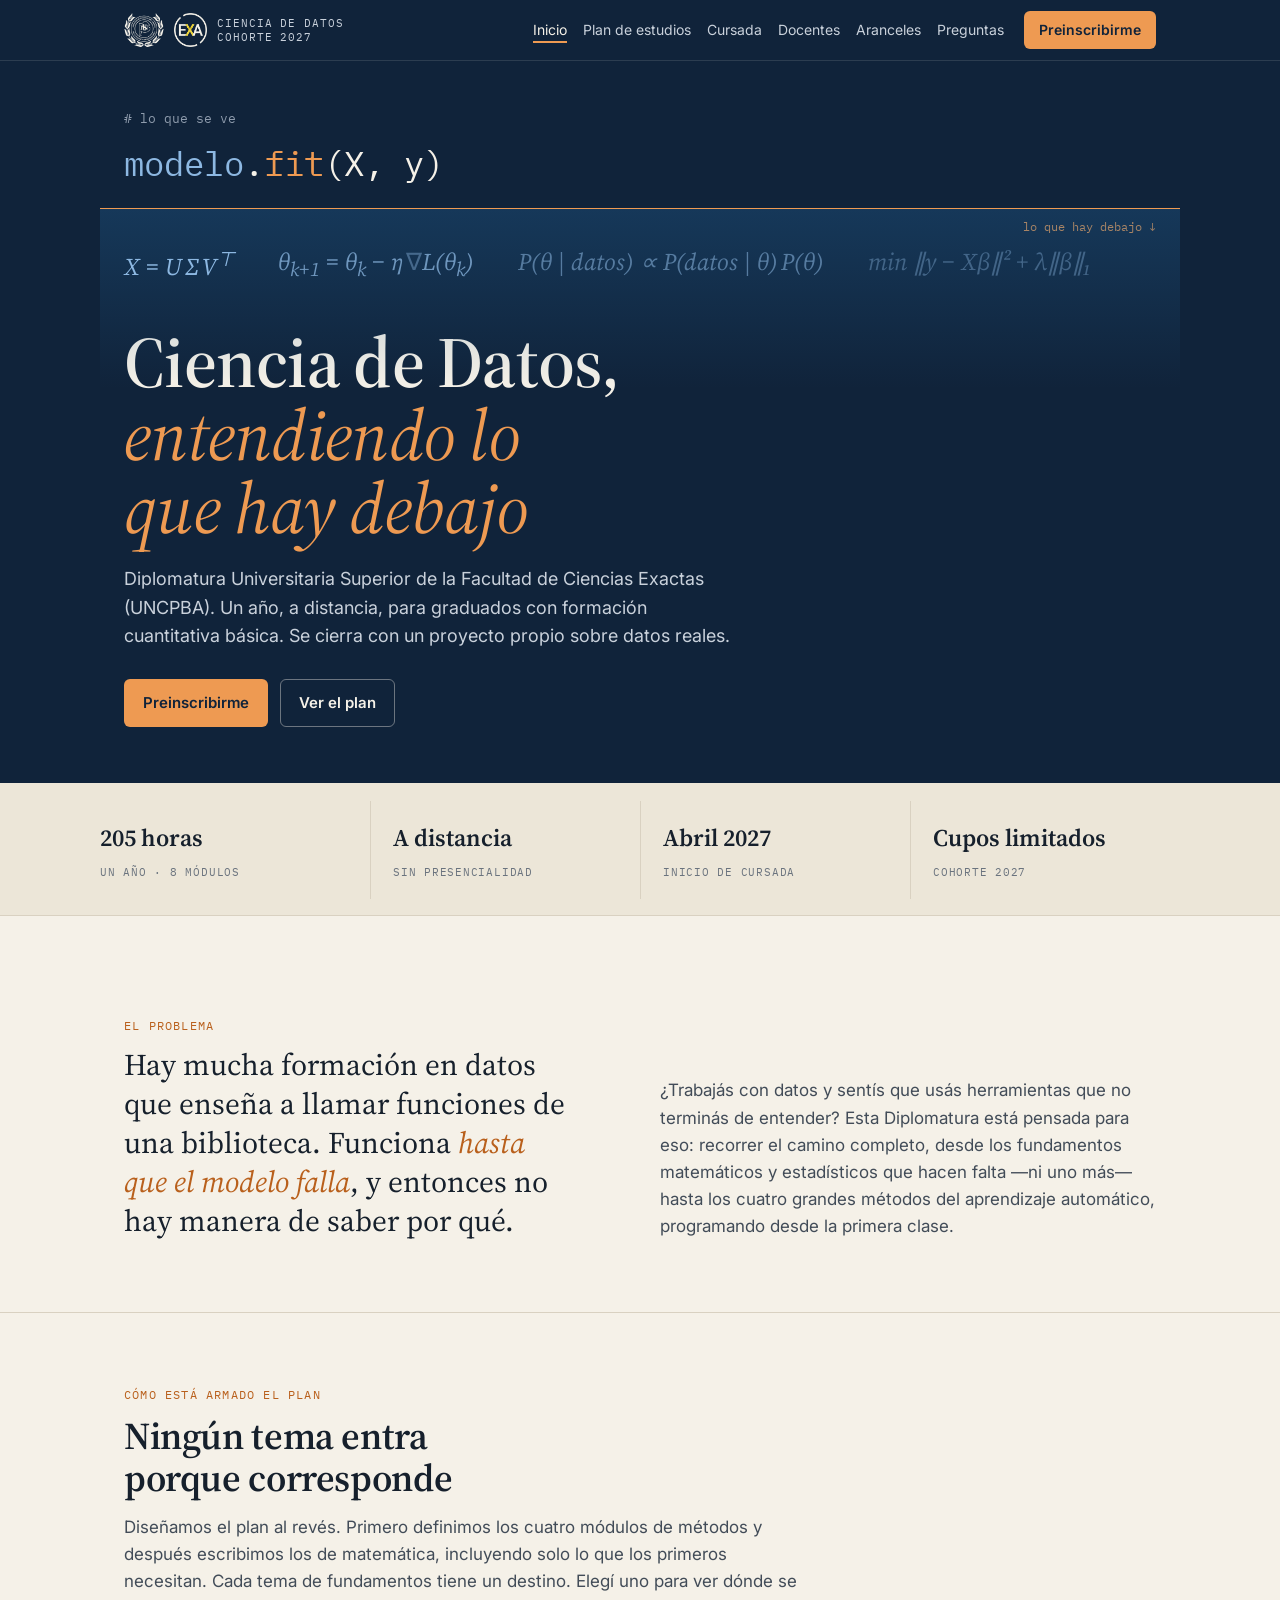
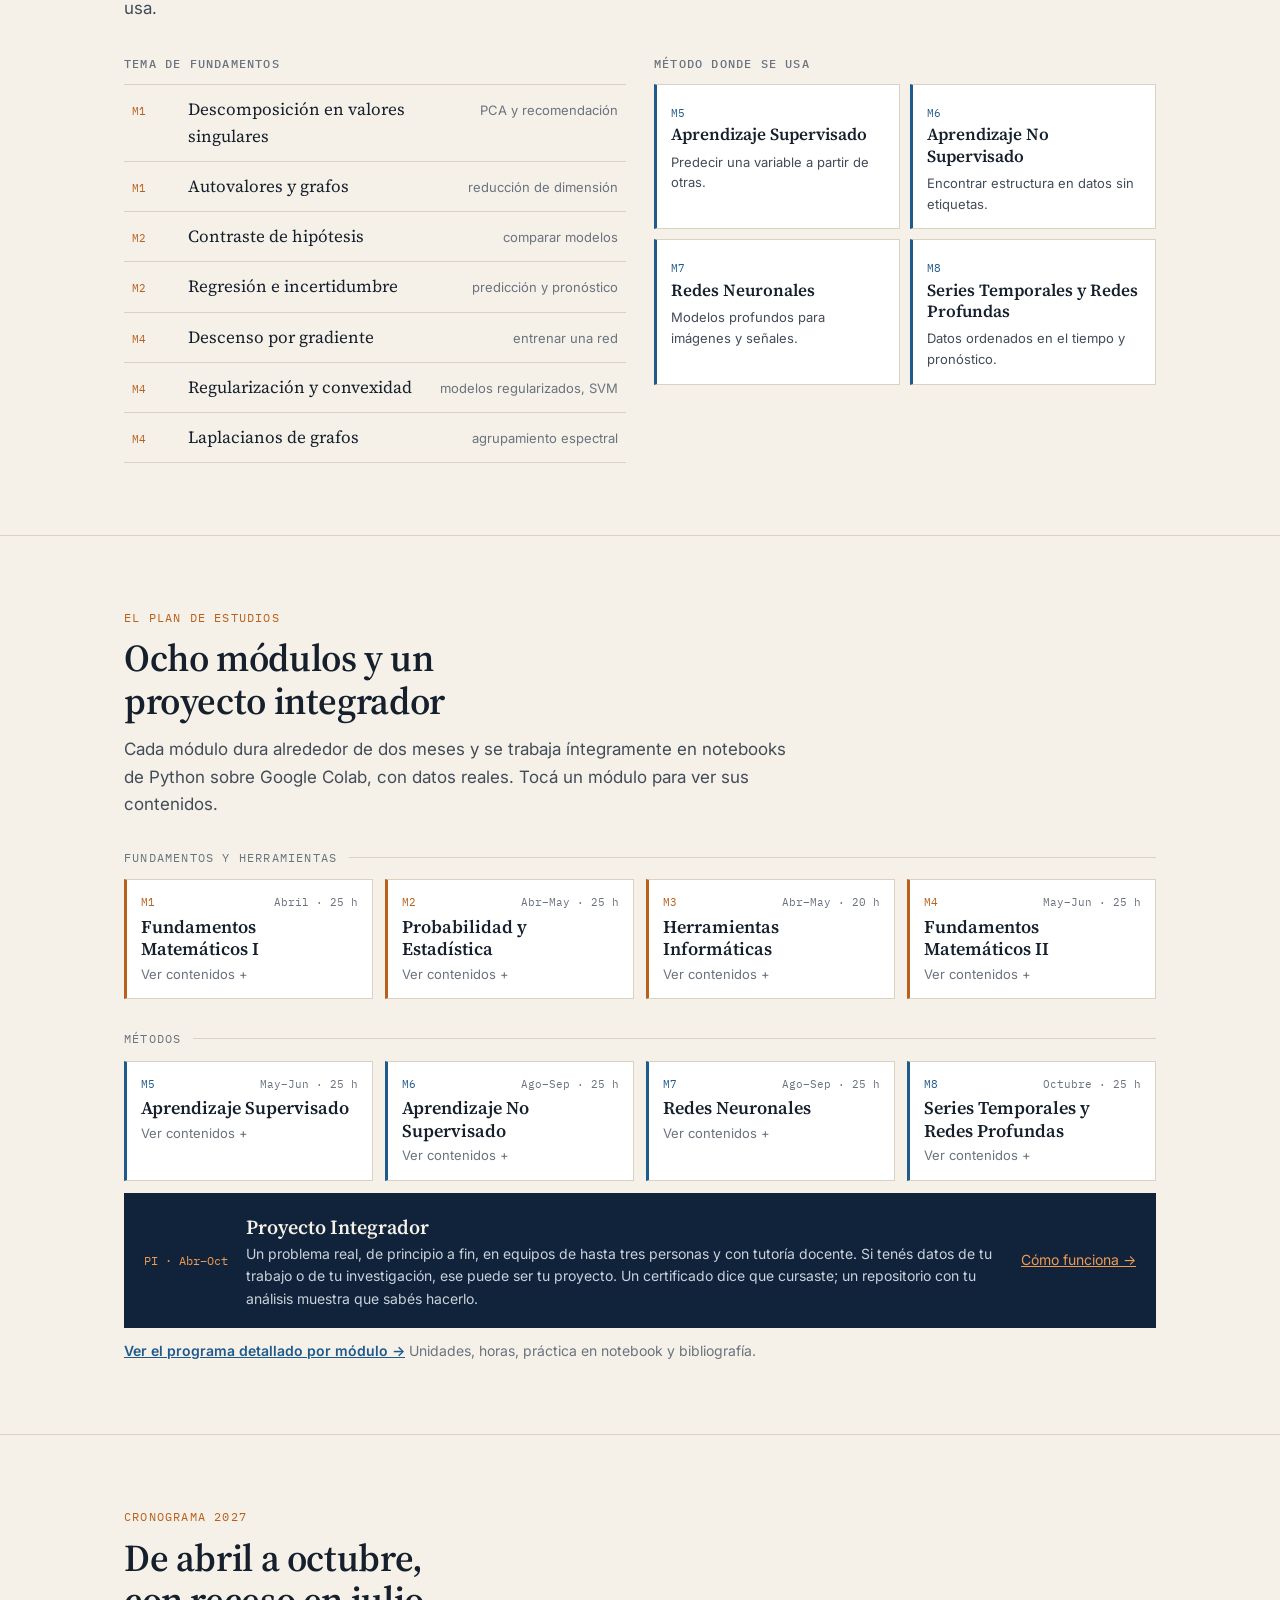
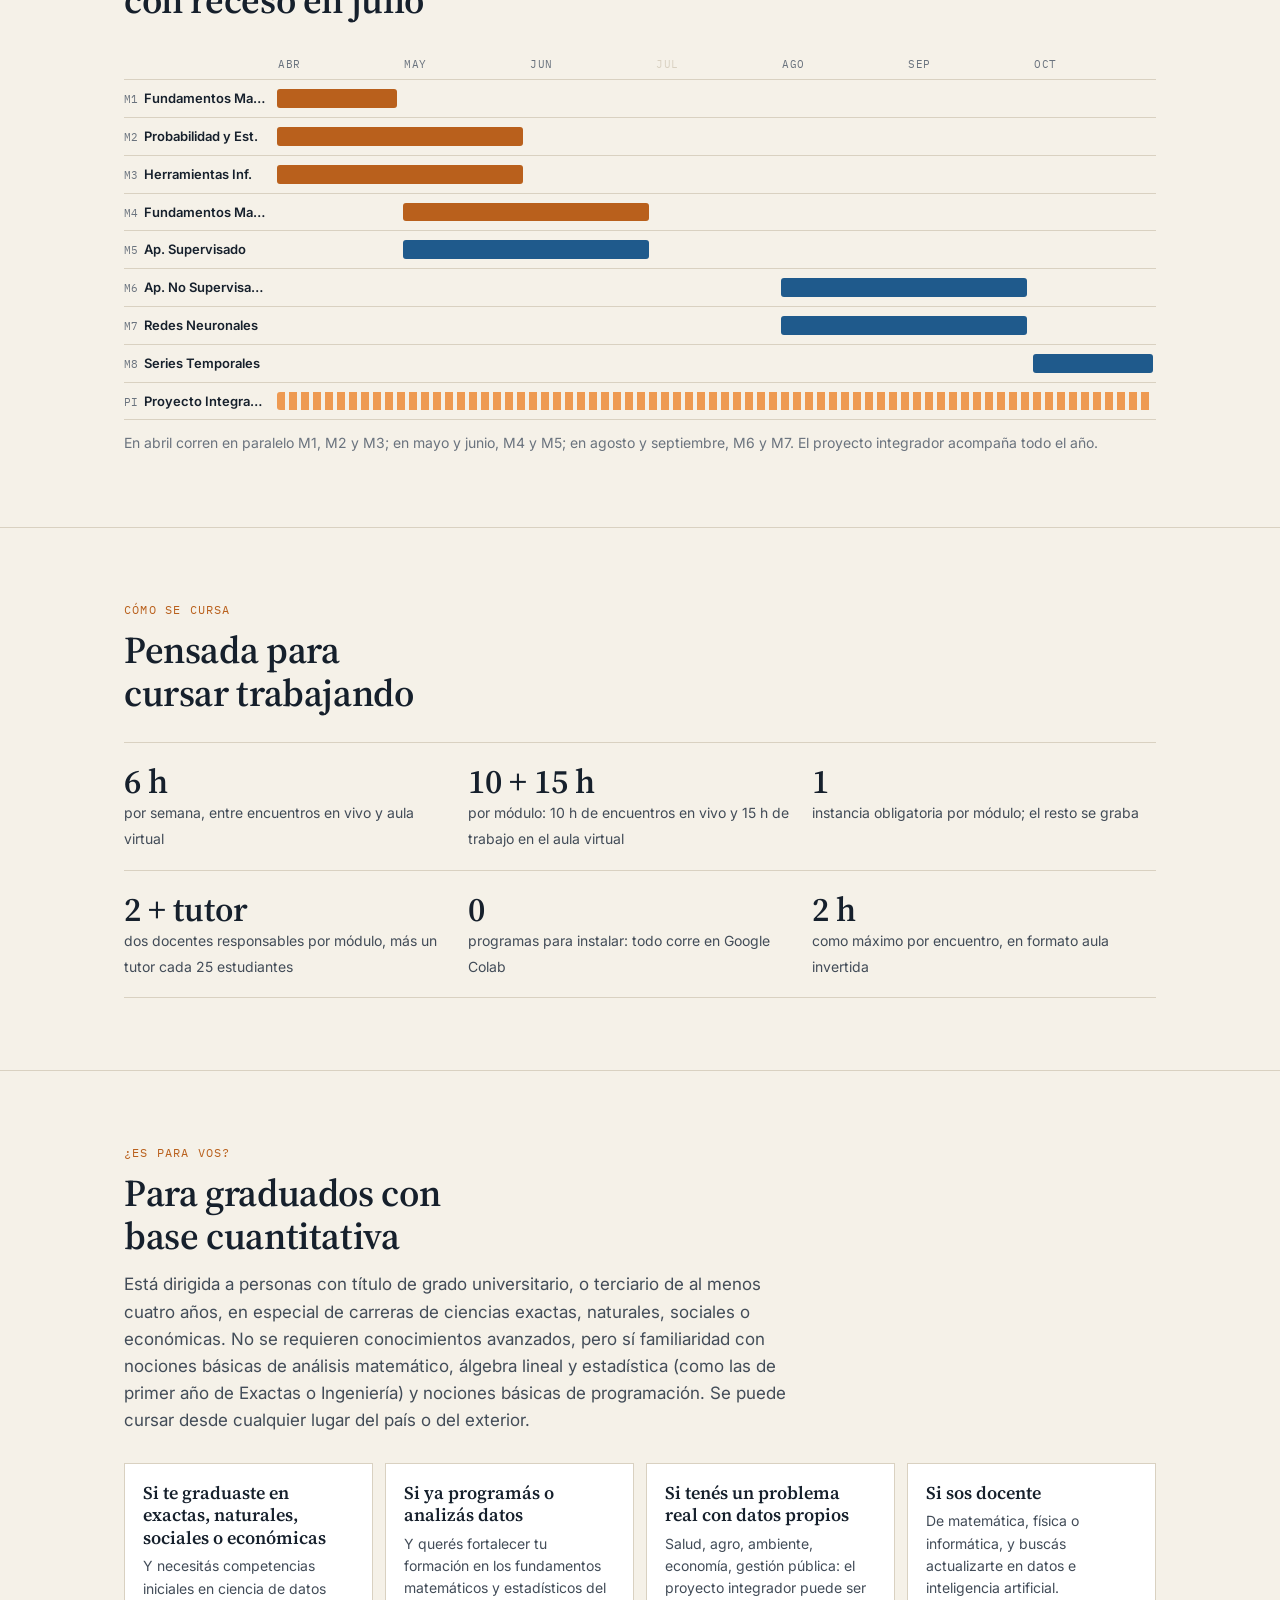
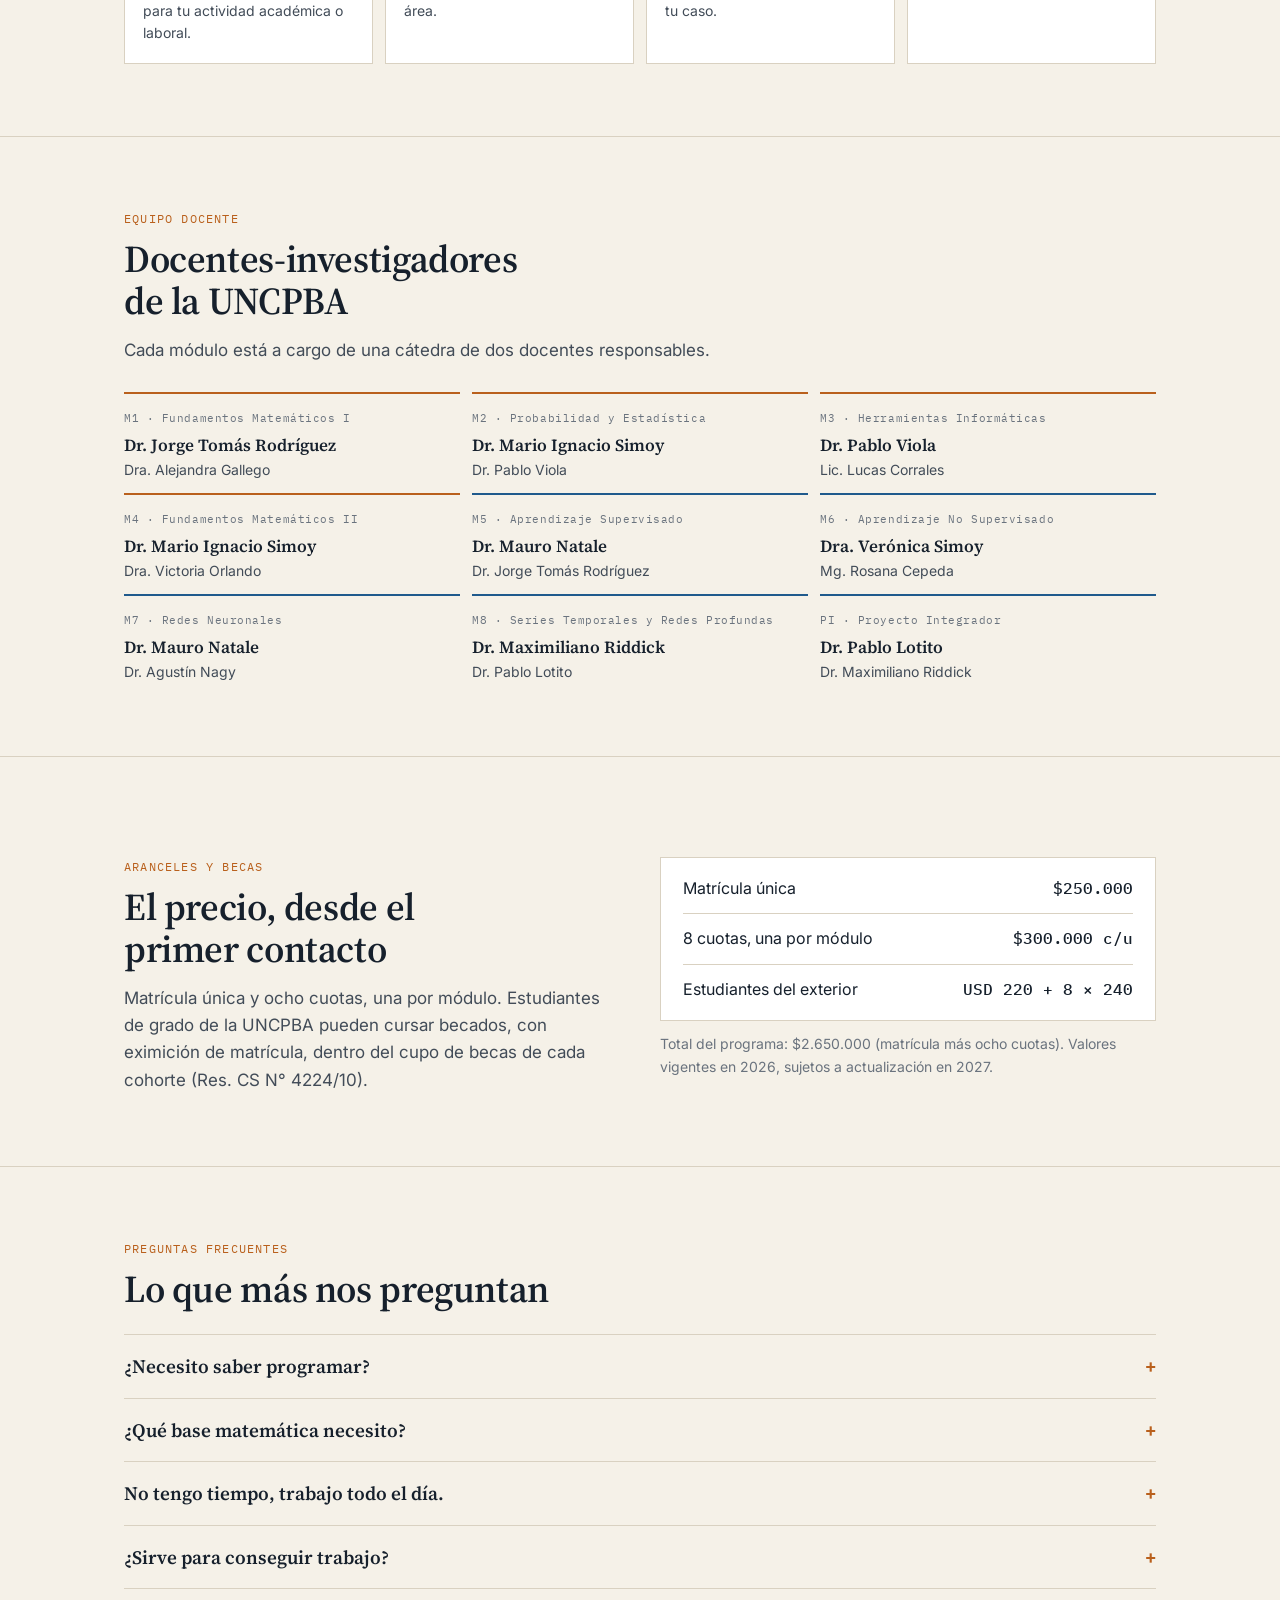
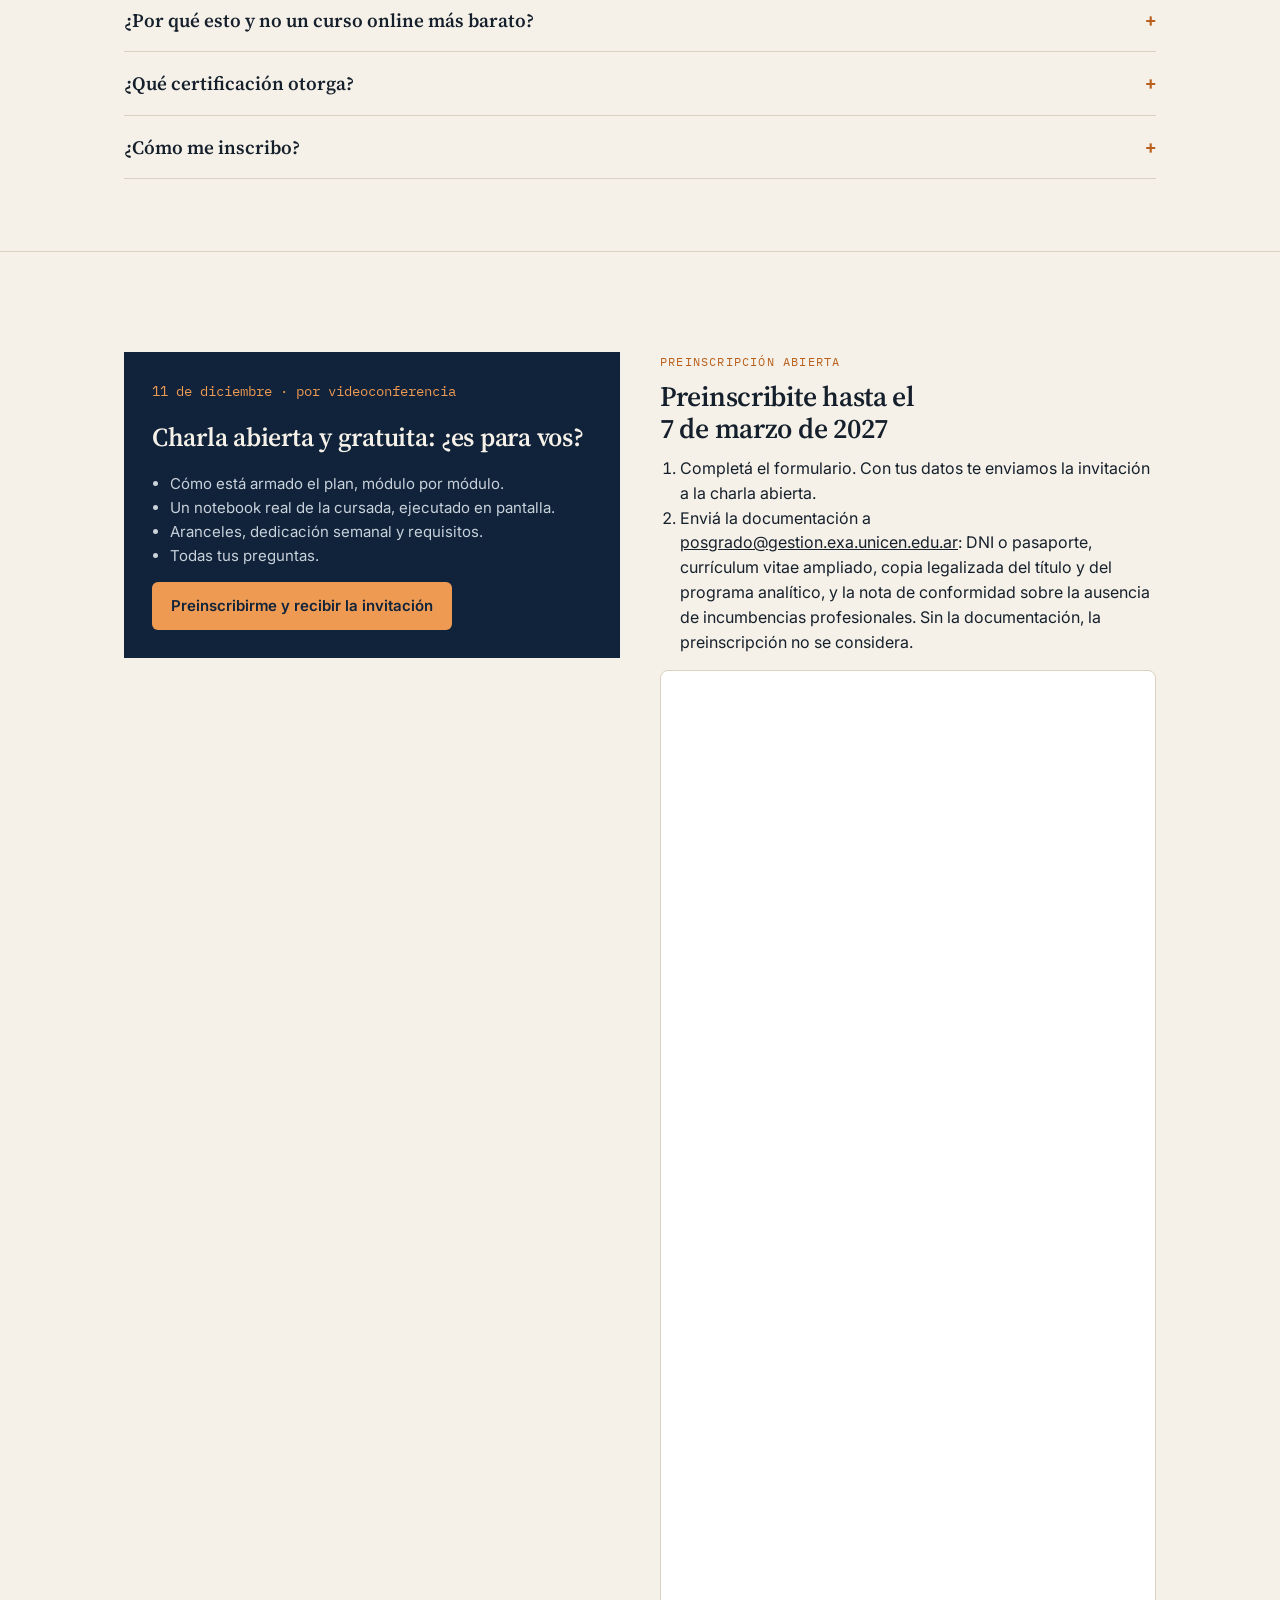
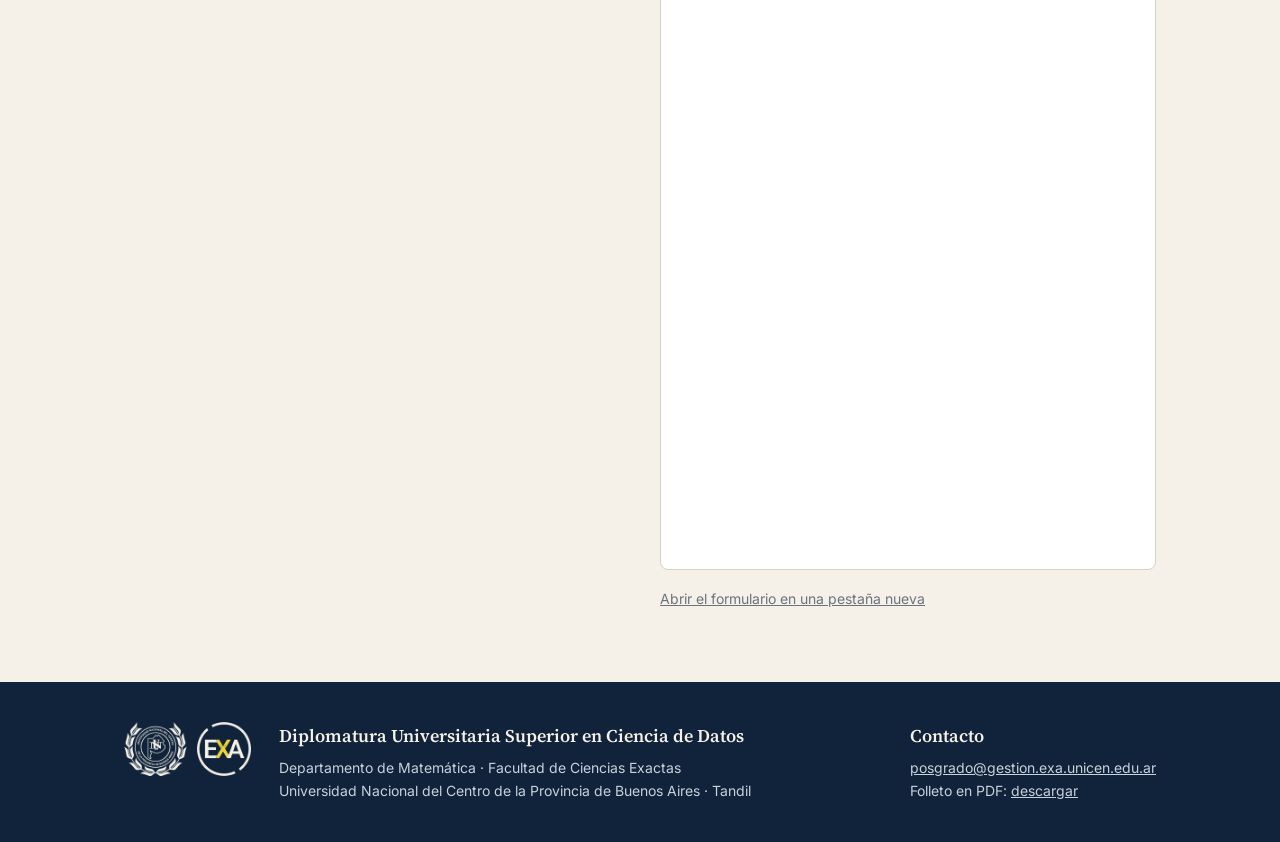
<file: index.html>
<!doctype html>
<html lang="es"><head><meta name="viewport" content="width=device-width, initial-scale=1">
<meta name="robots" content="noindex, nofollow, noarchive">
<meta charset="utf-8">
<title>Ciencia de Datos UNCPBA</title>
<link rel="preconnect" href="https://fonts.googleapis.com">
<link rel="preconnect" href="https://fonts.gstatic.com" crossorigin>
<link rel="stylesheet" href="https://fonts.googleapis.com/css2?family=Source+Serif+4:ital,opsz,wght@0,8..60,400;0,8..60,600;1,8..60,400&family=Inter:wght@400;500;600;700&family=IBM+Plex+Mono:wght@400;500&display=swap">
<style>
/* Layout: héroe azul (código sobre la línea, matemática debajo) y secciones sobre papel; una columna de lectura de 1080px con grillas que colapsan a una columna en teléfono. */
:root{
  --navy:#10233A; --navy-2:#17304F; --on-navy:#F5F1E8; --on-navy-2:#C9D1DB; --on-navy-3:#8F9CAD;
  --bg:#F5F1E8; --bg-2:#ECE6D8; --surface:#FFFFFF; --fg:#16202C; --fg-2:#424C58; --muted:#6A737E; --line:#D9D1C1;
  --fund:#B9601C; --met:#1F5A8C; --accent:#EE9A52; --math:#8DB8E2;
  --serif:'Source Serif 4', Georgia, 'Times New Roman', serif;
  --sans:'Inter', 'Helvetica Neue', Arial, sans-serif;
  --mono:'IBM Plex Mono', ui-monospace, Menlo, monospace;
}
@media (prefers-color-scheme: dark){:root:not([data-theme="light"]){
  --bg:#0C1828; --bg-2:#132338; --surface:#16283F; --fg:#ECE7DC; --fg-2:#BFC7D2; --muted:#8F9CAD; --line:#2A3D57;
  --fund:#EE9A52; --met:#8DB8E2; color-scheme:dark}}
:root[data-theme="dark"]{
  --bg:#0C1828; --bg-2:#132338; --surface:#16283F; --fg:#ECE7DC; --fg-2:#BFC7D2; --muted:#8F9CAD; --line:#2A3D57;
  --fund:#EE9A52; --met:#8DB8E2; color-scheme:dark}
*{box-sizing:border-box}
body{background:var(--bg);color:var(--fg);font-family:var(--sans);font-size:16px;line-height:1.6;margin:0}
h1,h2,h3{font-family:var(--serif);font-weight:600;text-wrap:balance;margin:0;letter-spacing:-.01em}
p{margin:0}
a{color:inherit}
.wrap{max-width:1080px;margin:0 auto;padding-inline:24px}
.mono{font-family:var(--mono)}
.ph{background:color-mix(in srgb,var(--accent) 22%,transparent);outline:1px dashed var(--accent);padding:0 .25em;border-radius:2px;white-space:nowrap}
:focus-visible{outline:2px solid var(--accent);outline-offset:3px}

/* barra de prototipo y navegación */
.proto{background:var(--accent);color:#10233A;font-size:13px;font-weight:600;text-align:center;padding:6px 16px}
nav.top{position:sticky;top:env(safe-area-inset-top,0px);z-index:20;background:var(--navy);color:var(--on-navy);border-bottom:1px solid rgba(245,241,232,.12)}
nav.top .wrap{display:flex;align-items:center;gap:20px;height:60px}
.brand{display:flex;align-items:center;gap:10px;text-decoration:none;flex-shrink:0}
.brand img{height:34px;width:auto;display:block}
.brand span{font-family:var(--mono);font-size:11px;letter-spacing:.08em;text-transform:uppercase;color:var(--on-navy-2);line-height:1.3}
nav.top ul{display:flex;gap:16px;list-style:none;margin:0 0 0 auto;padding:0;font-size:14px;overflow-x:auto;scrollbar-width:none}
nav.top ul a{text-decoration:none;color:var(--on-navy-2);white-space:nowrap}
nav.top ul a:hover{color:var(--on-navy)}
.btn{display:inline-flex;align-items:center;gap:8px;font-weight:600;font-size:15px;padding:11px 18px;border-radius:6px;text-decoration:none;border:1.5px solid transparent;cursor:pointer;font-family:var(--sans)}
.btn.pri{background:var(--accent);color:#10233A}
.btn.sec{border-color:rgba(245,241,232,.4);color:var(--on-navy)}
.btn.sm{padding:7px 14px;font-size:14px}
/* menú: enlace actual, botón compacto y menú desplegable en anchos chicos */
nav.top ul a[aria-current]{color:var(--on-navy);text-decoration:underline;text-decoration-color:var(--accent);text-decoration-thickness:2px;text-underline-offset:6px}
nav.top ul.nav-links{padding-block:8px}
.btn.sm{white-space:nowrap}
.mnav{display:none}
.mnav summary{list-style:none;cursor:pointer;width:42px;height:42px;display:grid;place-items:center;border-radius:6px;color:var(--on-navy);border:1px solid rgba(245,241,232,.25)}
.mnav summary::-webkit-details-marker{display:none}
.mnav .bars,.mnav .bars::before,.mnav .bars::after{display:block;width:18px;height:2px;background:currentColor;border-radius:1px;transition:transform .15s,background .15s}
.mnav .bars{position:relative}
.mnav .bars::before,.mnav .bars::after{content:'';position:absolute;left:0}
.mnav .bars::before{top:-6px}.mnav .bars::after{top:6px}
.mnav[open] .bars{background:transparent}
.mnav[open] .bars::before{transform:translateY(6px) rotate(45deg)}
.mnav[open] .bars::after{transform:translateY(-6px) rotate(-45deg)}
.mnav-panel{position:absolute;left:0;right:0;top:100%;background:var(--navy);border-bottom:1px solid rgba(245,241,232,.12);box-shadow:0 14px 28px rgba(0,0,0,.28);max-height:calc(100vh - 70px);overflow-y:auto}
nav.top .mnav-panel .wrap{display:block;height:auto;padding-block:4px 20px}
nav.top .mnav-panel ul{display:block;margin:0;padding:0;font-size:16px;overflow:visible}
nav.top .mnav-panel li a{display:block;padding:13px 0;border-bottom:1px solid rgba(245,241,232,.1);color:var(--on-navy)}
nav.top .mnav-panel li a[aria-current]{color:var(--accent);text-decoration:none}
.mnav-panel .btn{margin-top:18px}
@media (max-width:940px){nav.top ul.nav-links{display:none}.mnav{display:block}.nav-cta{margin-left:auto}}
@media (max-width:560px){.nav-cta{display:none}.mnav{margin-left:auto}}
@media (prefers-reduced-motion:reduce){.mnav .bars,.mnav .bars::before,.mnav .bars::after{transition:none}}

/* héroe */
.hero{background:var(--navy);color:var(--on-navy);position:relative;overflow:hidden}
.hero .wrap{padding-block:48px 56px;position:relative}
.surface-code{font-family:var(--mono);font-size:clamp(22px,3.4vw,34px);color:var(--on-navy)}
.surface-code .c{display:block;font-size:13px;color:var(--on-navy-3);margin-bottom:6px}
.surface-code .k{color:var(--math)} .surface-code .f{color:var(--accent)}
.horizon{position:relative;margin:18px -24px 0;border-top:1.5px solid var(--accent)}
.horizon::after{content:'';position:absolute;inset:0 0 auto 0;height:180px;background:linear-gradient(180deg,rgba(31,90,140,.38),rgba(16,35,58,0));pointer-events:none}
.horizon .tag{position:absolute;right:24px;top:8px;font-family:var(--mono);font-size:12px;color:var(--accent)}
.deep{position:relative;display:flex;flex-wrap:wrap;gap:8px 44px;padding:34px 0 8px;font-family:var(--serif);font-style:italic;color:var(--math);font-size:clamp(17px,2.2vw,24px)}
.deep span:nth-child(2){opacity:.75}.deep span:nth-child(3){opacity:.55}.deep span:nth-child(4){opacity:.38}
.nab{font-style:normal}
.hero h1{font-size:clamp(40px,6.6vw,72px);line-height:1.02;margin-top:30px;max-width:15ch}
.hero h1 em{font-weight:400;color:var(--accent)}
.hero .lead{margin-top:20px;font-size:18px;color:var(--on-navy-2);max-width:56ch}
.hero .ctas{display:flex;flex-wrap:wrap;gap:12px;margin-top:28px}
.facts{background:var(--bg-2);border-bottom:1px solid var(--line)}
.facts .wrap{display:grid;grid-template-columns:repeat(4,1fr)}
.facts div{padding:18px 0 16px}
.facts div+div{padding-left:22px;border-left:1px solid var(--line)}
.facts b{display:block;font-family:var(--serif);font-weight:600;font-size:24px;color:var(--fg)}
.facts span{font-family:var(--mono);font-size:11px;letter-spacing:.07em;text-transform:uppercase;color:var(--muted)}
@media (max-width:700px){.facts .wrap{grid-template-columns:1fr 1fr}.facts div:nth-child(3){padding-left:0;border-left:0}.facts div:nth-child(n+3){border-top:1px solid var(--line)}}

/* secciones */
section.s{padding-block:72px}
section.s + section.s{border-top:1px solid var(--line)}
.kick{font-family:var(--mono);font-size:12px;letter-spacing:.1em;text-transform:uppercase;color:var(--fund);margin-bottom:10px}
.s h2{font-size:clamp(28px,3.6vw,38px);line-height:1.12;max-width:24ch}
.s .intro{margin-top:14px;color:var(--fg-2);max-width:62ch;font-size:17px}
.two{display:grid;grid-template-columns:1fr 1fr;gap:40px;margin-top:28px}
.two > *{min-width:0}
@media (max-width:760px){.two{grid-template-columns:1fr;gap:24px}}

/* problema */
.quote{font-family:var(--serif);font-size:clamp(22px,2.8vw,30px);line-height:1.3;max-width:30ch}
.quote em{color:var(--fund)}

/* trazabilidad */
.trace{display:grid;grid-template-columns:minmax(0,1fr) minmax(0,1fr);gap:28px;margin-top:32px;align-items:start}
@media (max-width:760px){.trace{grid-template-columns:1fr}}
.trace h3{font-family:var(--mono);font-weight:500;font-size:12px;letter-spacing:.1em;text-transform:uppercase;color:var(--muted);margin-bottom:10px}
.topics{display:flex;flex-direction:column;border-top:1px solid var(--line)}
.topic{all:unset;box-sizing:border-box;cursor:pointer;display:grid;grid-template-columns:44px 1fr auto;gap:12px;align-items:baseline;padding:11px 8px;border-bottom:1px solid var(--line);font-family:var(--serif);font-size:17px}
.topic small{font-family:var(--mono);font-size:11px;color:var(--fund)}
.topic .to{font-family:var(--sans);font-size:13px;color:var(--muted)}
.topic:hover,.topic[aria-pressed="true"]{background:var(--surface)}
.topic[aria-pressed="true"] .to{color:var(--met);font-weight:600}
.topic:focus-visible{outline:2px solid var(--accent)}
.methods{display:grid;grid-template-columns:1fr 1fr;gap:10px}
.mcard{background:var(--surface);border:1px solid var(--line);border-left:3px solid var(--met);padding:14px;transition:transform .2s,box-shadow .2s,opacity .2s}
.mcard small{font-family:var(--mono);font-size:11px;color:var(--met)}
.mcard b{display:block;font-family:var(--serif);font-weight:600;font-size:17px;line-height:1.25}
.mcard p{font-size:13px;color:var(--fg-2);margin-top:6px;min-height:2.6em}
.methods.dim .mcard{opacity:.4}
.methods.dim .mcard.on{opacity:1;box-shadow:0 0 0 2px var(--met);transform:translateY(-2px)}
@media (prefers-reduced-motion:reduce){.mcard{transition:none}}

/* módulos */
.mlabel{font-family:var(--mono);font-size:12px;letter-spacing:.1em;text-transform:uppercase;color:var(--muted);display:flex;align-items:center;gap:12px;margin:30px 0 12px}
.mlabel::after{content:'';flex:1;border-top:1px solid var(--line)}
.mods{display:grid;grid-template-columns:repeat(4,minmax(0,1fr));gap:12px}
@media (max-width:860px){.mods{grid-template-columns:repeat(2,minmax(0,1fr))}}
@media (max-width:460px){.mods{grid-template-columns:1fr}}
details.mod{background:var(--surface);border:1px solid var(--line);border-left:3px solid var(--fund)}
details.mod.m{border-left-color:var(--met)}
details.mod summary{list-style:none;cursor:pointer;padding:14px 14px 12px}
details.mod summary::-webkit-details-marker{display:none}
details.mod .code{font-family:var(--mono);font-size:11px;color:var(--fund);display:flex;justify-content:space-between}
details.mod.m .code{color:var(--met)}
details.mod .code i{font-style:normal;color:var(--muted)}
details.mod b{display:block;font-family:var(--serif);font-weight:600;font-size:18px;line-height:1.25;margin-top:4px}
details.mod .more{font-size:13px;color:var(--muted);margin-top:8px}
details.mod[open] .more{display:none}
details.mod ul{margin:0;padding:0 14px 14px 30px;font-size:14px;color:var(--fg-2)}
details.mod li{margin:4px 0}
details.mod .prog{display:block;padding:0 14px 14px;font-size:14px;font-weight:600;color:var(--met)}
.pi{margin-top:12px;background:var(--navy);color:var(--on-navy);padding:18px 20px;display:grid;grid-template-columns:auto 1fr auto;gap:18px;align-items:center}
.pi .code{font-family:var(--mono);font-size:12px;color:var(--accent)}
.pi b{font-family:var(--serif);font-weight:600;font-size:20px}
.pi p{color:var(--on-navy-2);font-size:14px}
.pi a{color:var(--accent);font-size:14px;white-space:nowrap}
@media (max-width:700px){.pi{grid-template-columns:1fr;gap:6px}}

/* cronograma */
.tl{overflow-x:auto;margin-top:28px}
.tl-grid{min-width:640px;display:grid;grid-template-columns:150px repeat(7,1fr);font-size:13px}
.tl-grid .h{font-family:var(--mono);font-size:11px;letter-spacing:.06em;text-transform:uppercase;color:var(--muted);padding:6px 4px;border-bottom:1px solid var(--line)}
.tl-grid .h.off{color:var(--line)}
.tl-row{display:contents}
.tl-row .n{padding:8px 8px 8px 0;font-weight:600;border-bottom:1px solid var(--line);white-space:nowrap;overflow:hidden;text-overflow:ellipsis}
.tl-row .n small{font-family:var(--mono);font-weight:400;color:var(--muted);margin-right:6px}
.tl-row .c{border-bottom:1px solid var(--line);position:relative}
.bar{position:absolute;top:9px;bottom:9px;left:3px;right:3px;border-radius:3px}
.bar.f{background:var(--fund)} .bar.mt{background:var(--met)} .bar.p{background:repeating-linear-gradient(90deg,var(--accent) 0 8px,transparent 8px 12px)}
.tl-note{margin-top:12px;font-size:14px;color:var(--muted)}

/* cómo se cursa */
.stats{display:grid;grid-template-columns:repeat(3,minmax(0,1fr));border-top:1px solid var(--line);margin-top:28px}
.stats div{padding:20px 16px 18px 0;border-bottom:1px solid var(--line)}
.stats b{display:block;font-family:var(--serif);font-weight:600;font-size:34px;font-variant-numeric:tabular-nums;line-height:1.1}
.stats span{font-size:14px;color:var(--fg-2)}
@media (max-width:640px){.stats{grid-template-columns:1fr 1fr}}

/* públicos */
.aud{display:grid;grid-template-columns:repeat(auto-fit,minmax(220px,1fr));gap:12px;margin-top:28px}
.aud div{background:var(--surface);border:1px solid var(--line);padding:18px}
.aud b{font-family:var(--serif);font-size:18px;font-weight:600;display:block;line-height:1.25;margin-bottom:6px}
.aud p{font-size:14px;color:var(--fg-2)}

/* docentes */
.team{display:grid;grid-template-columns:repeat(3,minmax(0,1fr));gap:12px;margin-top:28px}
@media (max-width:860px){.team{grid-template-columns:repeat(2,minmax(0,1fr))}}
@media (max-width:520px){.team{grid-template-columns:1fr}}
.team div{border-top:2px solid var(--fund);padding-top:10px}
.team div.m{border-top-color:var(--met)}
.team small{font-family:var(--mono);font-size:11px;color:var(--muted);letter-spacing:.05em}
.team b{display:block;font-family:var(--serif);font-weight:600;font-size:17px;margin-top:2px}
.team p{font-size:14px;color:var(--fg-2)}
.note{margin-top:18px;font-size:14px;color:var(--muted);border-left:3px solid var(--accent);padding-left:12px}

/* aranceles */
.fees{background:var(--surface);border:1px solid var(--line);padding:6px 22px}
.fees .r{display:flex;justify-content:space-between;gap:16px;padding:12px 0;border-bottom:1px solid var(--line)}
.fees .r:last-child{border-bottom:0}
.fees .r b{font-family:var(--mono);font-weight:500;font-variant-numeric:tabular-nums;white-space:nowrap}
.small{font-size:14px;color:var(--muted);margin-top:12px}

/* preguntas */
.faq details{border-bottom:1px solid var(--line)}
.faq{border-top:1px solid var(--line);margin-top:24px}
.faq summary{cursor:pointer;padding:16px 0;font-family:var(--serif);font-size:19px;font-weight:600;list-style:none;display:flex;justify-content:space-between;gap:16px}
.faq summary::-webkit-details-marker{display:none}
.faq summary::after{content:'+';font-family:var(--mono);color:var(--fund)}
.faq details[open] summary::after{content:'−'}
.faq p{padding:0 0 16px;color:var(--fg-2);max-width:64ch}

/* charla y formulario */
.talk{background:var(--navy);color:var(--on-navy);padding:28px;display:flex;flex-direction:column;gap:14px;align-self:start}
.talk .when{font-family:var(--mono);font-size:14px;color:var(--accent)}
.talk h3{font-size:26px}
.talk ul{margin:0;padding-left:18px;color:var(--on-navy-2);font-size:15px}
form.f{display:grid;grid-template-columns:repeat(2,minmax(0,1fr));gap:14px}
form.f > *{min-width:0}
form.f .full{grid-column:1/-1}
form.f label{display:flex;flex-direction:column;gap:5px;font-size:13px;font-weight:600;color:var(--fg-2)}
form.f input,form.f select,form.f textarea{font:inherit;font-weight:400;font-size:15px;padding:10px 12px;border:1px solid var(--line);border-radius:5px;background:var(--surface);color:var(--fg);min-width:0;width:100%}
form.f input[type=radio]{width:auto}
form.f textarea{min-height:80px;resize:vertical}
form.f .radios{display:flex;gap:16px;font-weight:400;font-size:15px;flex-wrap:wrap}
form.f .radios label{flex-direction:row;align-items:center;font-weight:400;font-size:15px;color:var(--fg)}
form.f button{justify-self:start}
.ok{grid-column:1/-1;background:color-mix(in srgb,var(--met) 14%,transparent);border:1px solid var(--met);padding:12px 14px;border-radius:5px;font-size:14px}
@media (max-width:560px){form.f{grid-template-columns:1fr}}

footer{background:var(--navy);color:var(--on-navy-2);font-size:14px}
footer .wrap{padding-block:40px;display:grid;grid-template-columns:auto 1fr auto;gap:28px;align-items:start}
footer b{color:var(--on-navy);font-family:var(--serif);font-size:18px;font-weight:600;display:block;margin-bottom:6px}
footer .brand img{height:54px}
@media (max-width:760px){footer .wrap{grid-template-columns:1fr}}
</style>

</head><body>

<nav class="top" aria-label="Secciones">
  <div class="wrap">
    <a class="brand" href="#inicio"><img src="[data-uri]" alt="UNCPBA"><img src="[data-uri]" alt="Facultad de Ciencias Exactas"><span>Ciencia de Datos<br>Cohorte 2027</span></a>
    <ul class="nav-links">
      <li><a href="#inicio" aria-current="page">Inicio</a></li>
      <li><a href="plan/index.html">Plan de estudios</a></li>
      <li><a href="#cursada">Cursada</a></li>
      <li><a href="#docentes">Docentes</a></li>
      <li><a href="#aranceles">Aranceles</a></li>
      <li><a href="#preguntas">Preguntas</a></li>
    </ul>
    <a class="btn pri sm nav-cta" href="#preinscripcion">Preinscribirme</a>
    <details class="mnav">
      <summary aria-label="Menú"><span class="bars"></span></summary>
      <div class="mnav-panel"><div class="wrap">
        <ul>
      <li><a href="#inicio" aria-current="page">Inicio</a></li>
      <li><a href="plan/index.html">Plan de estudios</a></li>
      <li><a href="#cursada">Cursada</a></li>
      <li><a href="#docentes">Docentes</a></li>
      <li><a href="#aranceles">Aranceles</a></li>
      <li><a href="#preguntas">Preguntas</a></li>
        </ul>
        <a class="btn pri" href="#preinscripcion">Preinscribirme</a>
      </div></div>
    </details>
  </div>
</nav>

<header class="hero" id="inicio">
  <div class="wrap">
    <div class="surface-code"><span class="c"># lo que se ve</span><span class="k">modelo</span>.<span class="f">fit</span>(X, y)</div>
    <div class="horizon"><span class="tag">lo que hay debajo ↓</span></div>
    <div class="deep" aria-hidden="true">
      <span>X = U&thinsp;Σ&thinsp;V<sup>⊤</sup></span>
      <span>θ<sub>k+1</sub> = θ<sub>k</sub> − η&thinsp;<span class="nab">∇</span>L(θ<sub>k</sub>)</span>
      <span>P(θ | datos) ∝ P(datos | θ)&thinsp;P(θ)</span>
      <span>min ‖y − Xβ‖² + λ‖β‖₁</span>
    </div>
    <h1>Ciencia de Datos, <em>entendiendo lo que hay debajo</em></h1>
    <p class="lead">Diplomatura Universitaria Superior de la Facultad de Ciencias Exactas (UNCPBA). Un año, a distancia, para graduados con formación cuantitativa básica. Se cierra con un proyecto propio sobre datos reales.</p>
    <div class="ctas"><a class="btn pri" href="#preinscripcion">Preinscribirme</a><a class="btn sec" href="#plan">Ver el plan</a></div>
  </div>
</header>
<div class="facts"><div class="wrap">
  <div><b>205 horas</b><span>Un año · 8 módulos</span></div>
  <div><b>A distancia</b><span>Sin presencialidad</span></div>
  <div><b>Abril 2027</b><span>Inicio de cursada</span></div>
  <div><b>Cupos limitados</b><span>Cohorte 2027</span></div>
</div></div>

<main>
<section class="s"><div class="wrap two">
  <div><div class="kick">El problema</div><p class="quote">Hay mucha formación en datos que enseña a llamar funciones de una biblioteca. Funciona <em>hasta que el modelo falla</em>, y entonces no hay manera de saber por qué.</p></div>
  <div style="align-self:end"><p class="intro" style="margin-top:0">¿Trabajás con datos y sentís que usás herramientas que no terminás de entender? Esta Diplomatura está pensada para eso: recorrer el camino completo, desde los fundamentos matemáticos y estadísticos que hacen falta —ni uno más— hasta los cuatro grandes métodos del aprendizaje automático, programando desde la primera clase.</p></div>
</div></section>

<section class="s" id="plan"><div class="wrap">
  <div class="kick">Cómo está armado el plan</div>
  <h2>Ningún tema entra porque corresponde</h2>
  <p class="intro">Diseñamos el plan al revés. Primero definimos los cuatro módulos de métodos y después escribimos los de matemática, incluyendo solo lo que los primeros necesitan. Cada tema de fundamentos tiene un destino. Elegí uno para ver dónde se usa.</p>
  <div class="trace">
    <div>
      <h3>Tema de fundamentos</h3>
      <div class="topics" id="topics">
        <button class="topic" data-to="M6" aria-pressed="false"><small>M1</small><span>Descomposición en valores singulares</span><span class="to">PCA y recomendación</span></button>
        <button class="topic" data-to="M6" aria-pressed="false"><small>M1</small><span>Autovalores y grafos</span><span class="to">reducción de dimensión</span></button>
        <button class="topic" data-to="M5" aria-pressed="false"><small>M2</small><span>Contraste de hipótesis</span><span class="to">comparar modelos</span></button>
        <button class="topic" data-to="M5 M8" aria-pressed="false"><small>M2</small><span>Regresión e incertidumbre</span><span class="to">predicción y pronóstico</span></button>
        <button class="topic" data-to="M7" aria-pressed="false"><small>M4</small><span>Descenso por gradiente</span><span class="to">entrenar una red</span></button>
        <button class="topic" data-to="M5" aria-pressed="false"><small>M4</small><span>Regularización y convexidad</span><span class="to">modelos regularizados, SVM</span></button>
        <button class="topic" data-to="M6" aria-pressed="false"><small>M4</small><span>Laplacianos de grafos</span><span class="to">agrupamiento espectral</span></button>
      </div>
    </div>
    <div>
      <h3>Método donde se usa</h3>
      <div class="methods" id="methods">
        <div class="mcard" data-m="M5"><small>M5</small><b>Aprendizaje Supervisado</b><p>Predecir una variable a partir de otras.</p></div>
        <div class="mcard" data-m="M6"><small>M6</small><b>Aprendizaje No Supervisado</b><p>Encontrar estructura en datos sin etiquetas.</p></div>
        <div class="mcard" data-m="M7"><small>M7</small><b>Redes Neuronales</b><p>Modelos profundos para imágenes y señales.</p></div>
        <div class="mcard" data-m="M8"><small>M8</small><b>Series Temporales y Redes Profundas</b><p>Datos ordenados en el tiempo y pronóstico.</p></div>
      </div>
    </div>
  </div>
</div></section>

<section class="s" id="modulos"><div class="wrap">
  <div class="kick">El plan de estudios</div>
  <h2>Ocho módulos y un proyecto integrador</h2>
  <p class="intro">Cada módulo dura alrededor de dos meses y se trabaja íntegramente en notebooks de Python sobre Google Colab, con datos reales. Tocá un módulo para ver sus contenidos.</p>
  <div class="mlabel">Fundamentos y herramientas</div>
  <div class="mods">
    <details class="mod"><summary><span class="code">M1 <i>Abril · 25 h</i></span><b>Fundamentos Matemáticos I</b><span class="more">Ver contenidos +</span></summary><ul><li>Matrices y datos, autovalores.</li><li>Descomposición en valores singulares aplicada a compresión y recomendación.</li><li>Grafos.</li><li>Nivelación en Python, NumPy y pandas.</li></ul><a class="prog" href="plan/m1.html">Programa completo →</a></details>
    <details class="mod"><summary><span class="code">M2 <i>Abr–May · 25 h</i></span><b>Probabilidad y Estadística</b><span class="more">Ver contenidos +</span></summary><ul><li>Descripción de datos y distribuciones.</li><li>Estimación e incertidumbre.</li><li>Inferencia clásica y bayesiana.</li><li>Contraste de hipótesis y regresión.</li></ul><a class="prog" href="plan/m2.html">Programa completo →</a></details>
    <details class="mod"><summary><span class="code">M3 <i>Abr–May · 20 h</i></span><b>Herramientas Informáticas</b><span class="more">Ver contenidos +</span></summary><ul><li>Git y trabajo colaborativo.</li><li>Entornos reproducibles y contenedores.</li><li>Bases relacionales y SQL sobre datos sucios.</li><li>Formatos y APIs.</li></ul><a class="prog" href="plan/m3.html">Programa completo →</a></details>
    <details class="mod"><summary><span class="code">M4 <i>May–Jun · 25 h</i></span><b>Fundamentos Matemáticos II</b><span class="more">Ver contenidos +</span></summary><ul><li>Gradientes y descenso por gradiente.</li><li>Optimización lineal, convexa y combinatoria.</li><li>Regularización.</li><li>Laplacianos de grafos y teoría de juegos aplicada.</li></ul><a class="prog" href="plan/m4.html">Programa completo →</a></details>
  </div>
  <div class="mlabel">Métodos</div>
  <div class="mods">
    <details class="mod m"><summary><span class="code">M5 <i>May–Jun · 25 h</i></span><b>Aprendizaje Supervisado</b><span class="more">Ver contenidos +</span></summary><ul><li>Del dato crudo al informe: pipelines.</li><li>Modelos regularizados, árboles y ensambles, SVM.</li><li>Métricas y clases desbalanceadas.</li><li>Validación cruzada.</li></ul><a class="prog" href="plan/m5.html">Programa completo →</a></details>
    <details class="mod m"><summary><span class="code">M6 <i>Ago–Sep · 25 h</i></span><b>Aprendizaje No Supervisado</b><span class="more">Ver contenidos +</span></summary><ul><li>Agrupamiento y su evaluación.</li><li>Reducción de dimensionalidad: PCA, t-SNE y UMAP.</li><li>Detección de anomalías.</li><li>Reglas de asociación.</li></ul><a class="prog" href="plan/m6.html">Programa completo →</a></details>
    <details class="mod m"><summary><span class="code">M7 <i>Ago–Sep · 25 h</i></span><b>Redes Neuronales</b><span class="more">Ver contenidos +</span></summary><ul><li>Del perceptrón a la red profunda.</li><li>Retropropagación y optimizadores.</li><li>Redes convolucionales y transferencia de aprendizaje.</li><li>TensorFlow y PyTorch.</li></ul><a class="prog" href="plan/m7.html">Programa completo →</a></details>
    <details class="mod m"><summary><span class="code">M8 <i>Octubre · 25 h</i></span><b>Series Temporales y Redes Profundas</b><span class="more">Ver contenidos +</span></summary><ul><li>Tendencia, estacionalidad y ruido.</li><li>Modelos ARIMA.</li><li>Validación temporal y backtesting.</li><li>Redes recurrentes LSTM y pronóstico.</li></ul><a class="prog" href="plan/m8.html">Programa completo →</a></details>
  </div>
  <div class="pi" id="proyecto"><span class="code">PI · Abr–Oct</span><div><b>Proyecto Integrador</b><p>Un problema real, de principio a fin, en equipos de hasta tres personas y con tutoría docente. Si tenés datos de tu trabajo o de tu investigación, ese puede ser tu proyecto. Un certificado dice que cursaste; un repositorio con tu análisis muestra que sabés hacerlo.</p></div><a href="plan/proyecto.html">Cómo funciona →</a></div>
  <p class="small"><a href="plan/index.html" style="color:var(--met);font-weight:600">Ver el programa detallado por módulo →</a> Unidades, horas, práctica en notebook y bibliografía.</p>
</div></section>

<section class="s"><div class="wrap">
  <div class="kick">Cronograma 2027</div>
  <h2>De abril a octubre, con receso en julio</h2>
  <div class="tl"><div class="tl-grid" role="table" aria-label="Cronograma de módulos">
    <div class="h"></div><div class="h">Abr</div><div class="h">May</div><div class="h">Jun</div><div class="h off">Jul</div><div class="h">Ago</div><div class="h">Sep</div><div class="h">Oct</div>
    <div class="tl-row" role="row"><div class="n" role="rowheader"><small>M1</small>Fundamentos Mat. I</div><div class="c" style="grid-column:span 1"><span class="bar f"></span></div><div class="c"></div><div class="c"></div><div class="c"></div><div class="c"></div><div class="c"></div><div class="c"></div></div><div class="tl-row" role="row"><div class="n" role="rowheader"><small>M2</small>Probabilidad y Est.</div><div class="c" style="grid-column:span 2"><span class="bar f"></span></div><div class="c"></div><div class="c"></div><div class="c"></div><div class="c"></div><div class="c"></div></div><div class="tl-row" role="row"><div class="n" role="rowheader"><small>M3</small>Herramientas Inf.</div><div class="c" style="grid-column:span 2"><span class="bar f"></span></div><div class="c"></div><div class="c"></div><div class="c"></div><div class="c"></div><div class="c"></div></div><div class="tl-row" role="row"><div class="n" role="rowheader"><small>M4</small>Fundamentos Mat. II</div><div class="c"></div><div class="c" style="grid-column:span 2"><span class="bar f"></span></div><div class="c"></div><div class="c"></div><div class="c"></div><div class="c"></div></div><div class="tl-row" role="row"><div class="n" role="rowheader"><small>M5</small>Ap. Supervisado</div><div class="c"></div><div class="c" style="grid-column:span 2"><span class="bar mt"></span></div><div class="c"></div><div class="c"></div><div class="c"></div><div class="c"></div></div><div class="tl-row" role="row"><div class="n" role="rowheader"><small>M6</small>Ap. No Supervisado</div><div class="c"></div><div class="c"></div><div class="c"></div><div class="c"></div><div class="c" style="grid-column:span 2"><span class="bar mt"></span></div><div class="c"></div></div><div class="tl-row" role="row"><div class="n" role="rowheader"><small>M7</small>Redes Neuronales</div><div class="c"></div><div class="c"></div><div class="c"></div><div class="c"></div><div class="c" style="grid-column:span 2"><span class="bar mt"></span></div><div class="c"></div></div><div class="tl-row" role="row"><div class="n" role="rowheader"><small>M8</small>Series Temporales</div><div class="c"></div><div class="c"></div><div class="c"></div><div class="c"></div><div class="c"></div><div class="c"></div><div class="c" style="grid-column:span 1"><span class="bar mt"></span></div></div><div class="tl-row" role="row"><div class="n" role="rowheader"><small>PI</small>Proyecto Integrador</div><div class="c" style="grid-column:span 7"><span class="bar p"></span></div></div>
  </div></div>
  <p class="tl-note">En abril corren en paralelo M1, M2 y M3; en mayo y junio, M4 y M5; en agosto y septiembre, M6 y M7. El proyecto integrador acompaña todo el año.</p>
</div></section>

<section class="s" id="cursada"><div class="wrap">
  <div class="kick">Cómo se cursa</div>
  <h2>Pensada para cursar trabajando</h2>
  <div class="stats">
    <div><b>6 h</b><span>por semana, entre encuentros en vivo y aula virtual</span></div>
    <div><b>10 + 15 h</b><span>por módulo: 10 h de encuentros en vivo y 15 h de trabajo en el aula virtual</span></div>
    <div><b>1</b><span>instancia obligatoria por módulo; el resto se graba</span></div>
    <div><b>2 + tutor</b><span>dos docentes responsables por módulo, más un tutor cada 25 estudiantes</span></div>
    <div><b>0</b><span>programas para instalar: todo corre en Google Colab</span></div>
    <div><b>2 h</b><span>como máximo por encuentro, en formato aula invertida</span></div>
  </div>
</div></section>

<section class="s"><div class="wrap">
  <div class="kick">¿Es para vos?</div>
  <h2>Para graduados con base cuantitativa</h2>
  <p class="intro">Está dirigida a personas con título de grado universitario, o terciario de al menos cuatro años, en especial de carreras de ciencias exactas, naturales, sociales o económicas. No se requieren conocimientos avanzados, pero sí familiaridad con nociones básicas de análisis matemático, álgebra lineal y estadística (como las de primer año de Exactas o Ingeniería) y nociones básicas de programación. Se puede cursar desde cualquier lugar del país o del exterior.</p>
  <div class="aud">
    <div><b>Si te graduaste en exactas, naturales, sociales o económicas</b><p>Y necesitás competencias iniciales en ciencia de datos para tu actividad académica o laboral.</p></div>
    <div><b>Si ya programás o analizás datos</b><p>Y querés fortalecer tu formación en los fundamentos matemáticos y estadísticos del área.</p></div>
    <div><b>Si tenés un problema real con datos propios</b><p>Salud, agro, ambiente, economía, gestión pública: el proyecto integrador puede ser tu caso.</p></div>
    <div><b>Si sos docente</b><p>De matemática, física o informática, y buscás actualizarte en datos e inteligencia artificial.</p></div>
  </div>
</div></section>

<section class="s" id="docentes"><div class="wrap">
  <div class="kick">Equipo docente</div>
  <h2>Docentes-investigadores de la UNCPBA</h2>
  <p class="intro">Cada módulo está a cargo de una cátedra de dos docentes responsables.</p>
  <div class="team"><div class=""><small>M1 · Fundamentos Matemáticos I</small><b>Dr. Jorge Tomás Rodríguez</b><p>Dra. Alejandra Gallego</p></div><div class=""><small>M2 · Probabilidad y Estadística</small><b>Dr. Mario Ignacio Simoy</b><p>Dr. Pablo Viola</p></div><div class=""><small>M3 · Herramientas Informáticas</small><b>Dr. Pablo Viola</b><p>Lic. Lucas Corrales</p></div><div class=""><small>M4 · Fundamentos Matemáticos II</small><b>Dr. Mario Ignacio Simoy</b><p>Dra. Victoria Orlando</p></div><div class="m"><small>M5 · Aprendizaje Supervisado</small><b>Dr. Mauro Natale</b><p>Dr. Jorge Tomás Rodríguez</p></div><div class="m"><small>M6 · Aprendizaje No Supervisado</small><b>Dra. Verónica Simoy</b><p>Mg. Rosana Cepeda</p></div><div class="m"><small>M7 · Redes Neuronales</small><b>Dr. Mauro Natale</b><p>Dr. Agustín Nagy</p></div><div class="m"><small>M8 · Series Temporales y Redes Profundas</small><b>Dr. Maximiliano Riddick</b><p>Dr. Pablo Lotito</p></div><div class="m"><small>PI · Proyecto Integrador</small><b>Dr. Pablo Lotito</b><p>Dr. Maximiliano Riddick</p></div></div>
</div></section>

<section class="s" id="aranceles"><div class="wrap two">
  <div>
    <div class="kick">Aranceles y becas</div>
    <h2>El precio, desde el primer contacto</h2>
    <p class="intro">Matrícula única y ocho cuotas, una por módulo. Estudiantes de grado de la UNCPBA pueden cursar becados, con eximición de matrícula, dentro del cupo de becas de cada cohorte (Res. CS N° 4224/10).</p>
  </div>
  <div>
    <div class="fees">
      <div class="r"><span>Matrícula única</span><b>$250.000</b></div>
      <div class="r"><span>8 cuotas, una por módulo</span><b>$300.000 c/u</b></div>
      <div class="r"><span>Estudiantes del exterior</span><b>USD 220 + 8 × 240</b></div>
    </div>
    <p class="small">Total del programa: $2.650.000 (matrícula más ocho cuotas). Valores vigentes en 2026, sujetos a actualización en 2027.</p>
  </div>
</div></section>

<section class="s" id="preguntas"><div class="wrap">
  <div class="kick">Preguntas frecuentes</div>
  <h2>Lo que más nos preguntan</h2>
  <div class="faq">
    <details><summary>¿Necesito saber programar?</summary><p>Se esperan conocimientos y nociones básicas de programación. El primer módulo incluye una nivelación en Python, NumPy y pandas, y todo corre en Google Colab desde el navegador, sin instalar nada.</p></details>
    <details><summary>¿Qué base matemática necesito?</summary><p>No se requieren conocimientos avanzados, pero sí familiaridad con nociones básicas de análisis matemático, álgebra lineal y estadística, como las que se dictan en primer año de las carreras de Exactas o Ingeniería. Los módulos de fundamentos retoman esos temas orientados a datos.</p></details>
    <details><summary>No tengo tiempo, trabajo todo el día.</summary><p>Son unas 6 horas semanales. Las clases se graban y la asistencia sincrónica no es obligatoria, salvo una instancia por módulo.</p></details>
    <details><summary>¿Sirve para conseguir trabajo?</summary><p>Se sale con un proyecto reproducible en un repositorio público y con las herramientas que se piden en las búsquedas del área. No ofrecemos bolsa de trabajo ni garantía de inserción: ofrecemos la formación y la evidencia de haberla hecho.</p></details>
    <details><summary>¿Por qué esto y no un curso online más barato?</summary><p>Diploma universitario, seguimiento docente real (dos docentes responsables por módulo y un tutor cada 25 estudiantes) y fundamento matemático. Un curso grabado no corrige tu proyecto ni responde tus dudas.</p></details>
    <details><summary>¿Qué certificación otorga?</summary><p>El certificado de Diplomado/a Universitario/a Superior en Ciencia de Datos, expedido por la UNCPBA. Es un trayecto formativo para graduados, orientado a la práctica; como toda diplomatura universitaria, no otorga incumbencias profesionales.</p></details>
    <details><summary>¿Cómo me inscribo?</summary><p>Se requiere título de grado universitario, o terciario de al menos cuatro años. La preinscripción está abierta hasta el 7 de marzo de 2027: se realiza completando el formulario de esta página y se confirma enviando por correo a posgrado@gestion.exa.unicen.edu.ar el DNI o pasaporte, el currículum vitae ampliado, la copia legalizada del título y del programa analítico de la carrera, y una nota de conformidad sobre la ausencia de incumbencias profesionales. Sin la documentación, la preinscripción no se considera. Si las postulaciones superan el cupo, el Coordinador y el Consejo Asesor establecen un orden de mérito según antecedentes.</p></details>
  </div>
</div></section>

<section class="s" id="preinscripcion"><div class="wrap two">
  <div class="talk">
    <span class="when">11 de diciembre · por videoconferencia</span>
    <h3>Charla abierta y gratuita: ¿es para vos?</h3>
    <ul><li>Cómo está armado el plan, módulo por módulo.</li><li>Un notebook real de la cursada, ejecutado en pantalla.</li><li>Aranceles, dedicación semanal y requisitos.</li><li>Todas tus preguntas.</li></ul>
    <a class="btn pri" href="#preinscripcion" style="align-self:start">Preinscribirme y recibir la invitación</a>
  </div>
  <div>
    <div class="kick">Preinscripción abierta</div>
    <h2 style="font-size:28px;margin-bottom:12px">Preinscribite hasta el 7 de marzo de 2027</h2>
    <ol class="pasos" style="margin:0 0 16px;padding-left:20px;line-height:1.55">
      <li>Completá el formulario. Con tus datos te enviamos la invitación a la charla abierta.</li>
      <li>Enviá la documentación a <a href="mailto:posgrado@gestion.exa.unicen.edu.ar">posgrado@gestion.exa.unicen.edu.ar</a>: DNI o pasaporte, currículum vitae ampliado, copia legalizada del título y del programa analítico, y la nota de conformidad sobre la ausencia de incumbencias profesionales. Sin la documentación, la preinscripción no se considera.</li>
    </ol>
    <iframe class="gform" title="Formulario de preinscripción" src="https://docs.google.com/forms/d/e/1FAIpQLSeboSCSY2WmEWJlaPQI5Sr2ZWZ8-jlyWtHpMkXCeMKk5h-36w/viewform?embedded=true" loading="lazy" style="width:100%;height:1500px;border:1px solid var(--line,#d9d2c3);border-radius:8px;background:#fff">Cargando…</iframe>
    <p class="small" style="margin-top:10px"><a href="https://docs.google.com/forms/d/e/1FAIpQLSeboSCSY2WmEWJlaPQI5Sr2ZWZ8-jlyWtHpMkXCeMKk5h-36w/viewform" target="_blank" rel="noopener">Abrir el formulario en una pestaña nueva</a></p>
  </div>
</div></section>
</main>

<footer><div class="wrap">
  <span class="brand"><img src="[data-uri]" alt="UNCPBA"><img src="[data-uri]" alt="Facultad de Ciencias Exactas"></span>
  <div><b>Diplomatura Universitaria Superior en Ciencia de Datos</b>Departamento de Matemática · Facultad de Ciencias Exactas<br>Universidad Nacional del Centro de la Provincia de Buenos Aires · Tandil</div>
  <div><b>Contacto</b><a href="mailto:posgrado@gestion.exa.unicen.edu.ar">posgrado@gestion.exa.unicen.edu.ar</a><br>Folleto en PDF: <a href="assets/folleto.pdf" target="_blank" rel="noopener">descargar</a></div>
</div></footer>

<script>
(function(){
  var topics=document.querySelectorAll('#topics .topic');
  var methods=document.getElementById('methods');
  topics.forEach(function(t){
    t.addEventListener('click',function(){
      var on=t.getAttribute('aria-pressed')==='true';
      topics.forEach(function(x){x.setAttribute('aria-pressed','false')});
      methods.classList.remove('dim');
      methods.querySelectorAll('.mcard').forEach(function(c){c.classList.remove('on')});
      if(on) return;
      t.setAttribute('aria-pressed','true');
      methods.classList.add('dim');
      t.dataset.to.split(' ').forEach(function(m){var c=methods.querySelector('[data-m="'+m+'"]'); if(c) c.classList.add('on')});
    });
  });
})();
</script>

<script>
(function(){var d=document.querySelector('.mnav');if(!d)return;
d.addEventListener('click',function(e){if(e.target.closest('a'))d.open=false;});
document.addEventListener('keydown',function(e){if(e.key==='Escape'&&d.open){d.open=false;d.querySelector('summary').focus();}});
document.addEventListener('click',function(e){if(d.open&&!d.contains(e.target))d.open=false;});})();
</script>
</body></html>
</file>
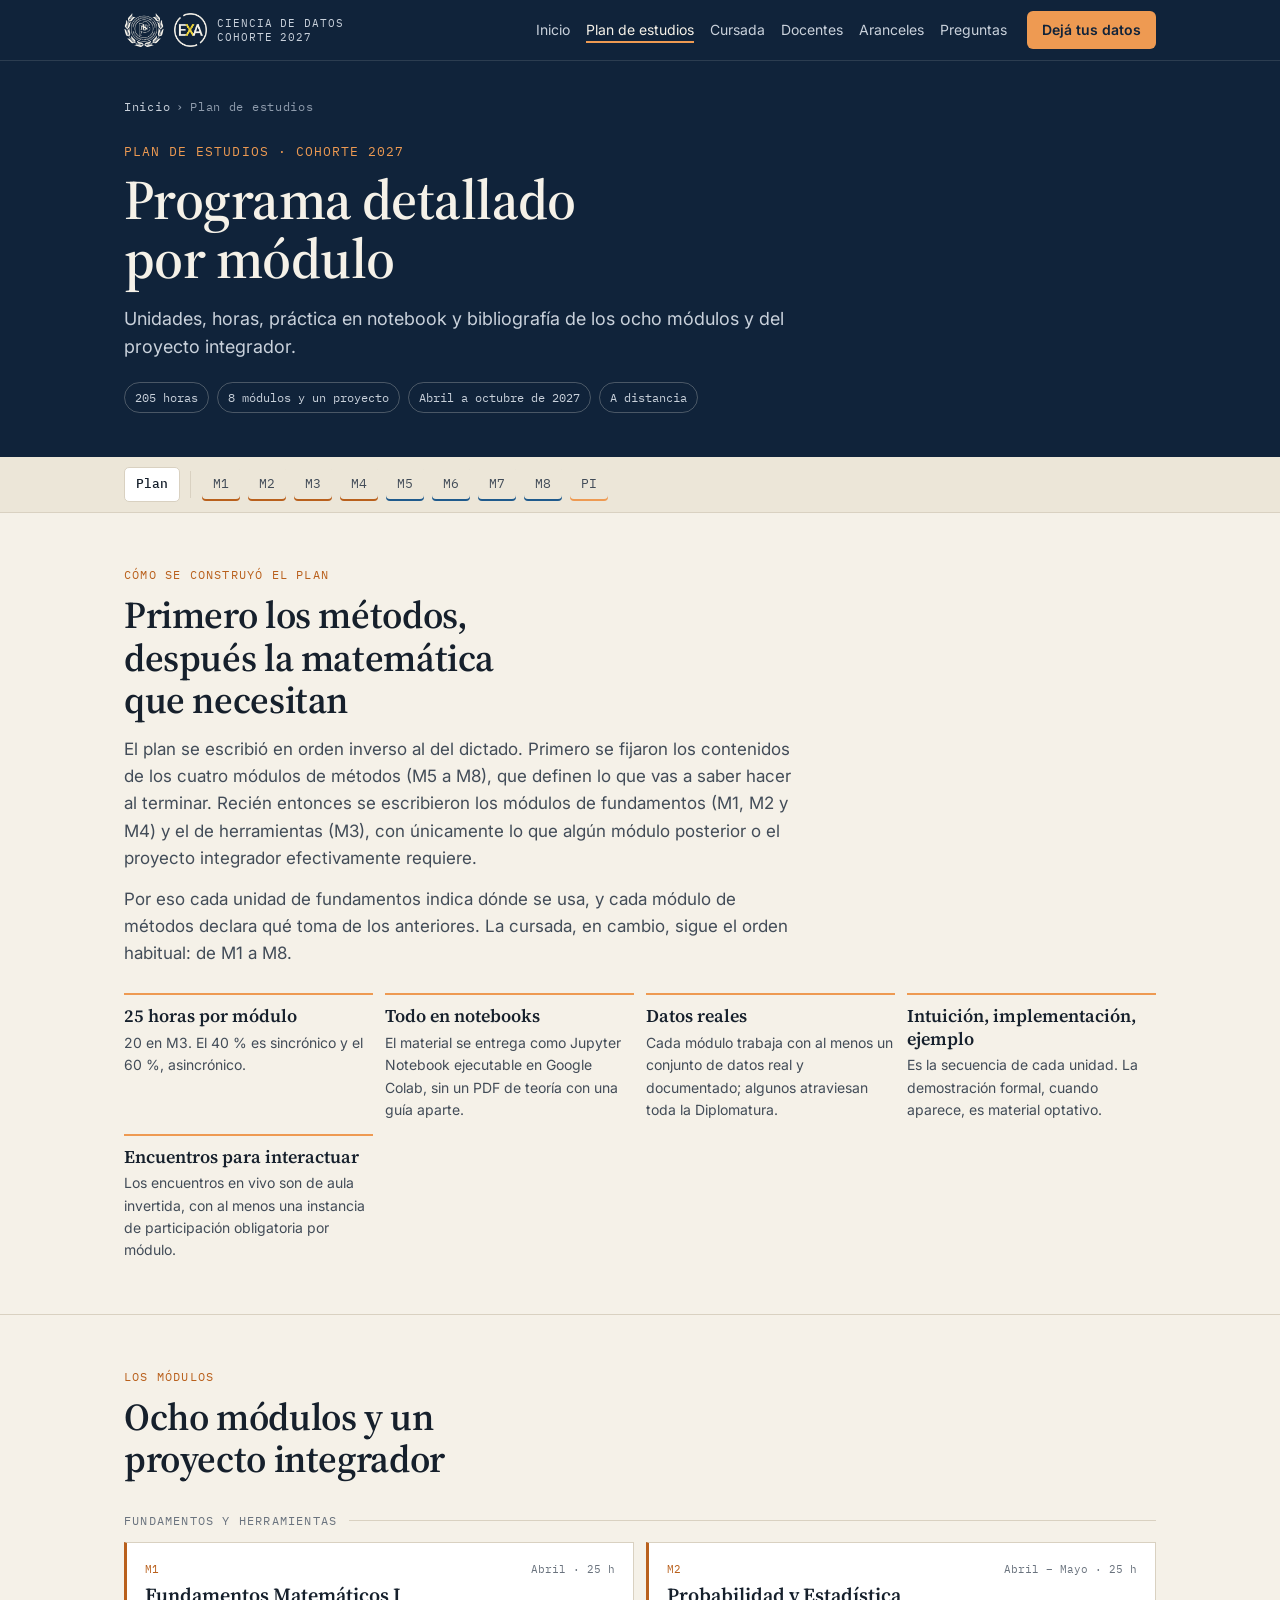
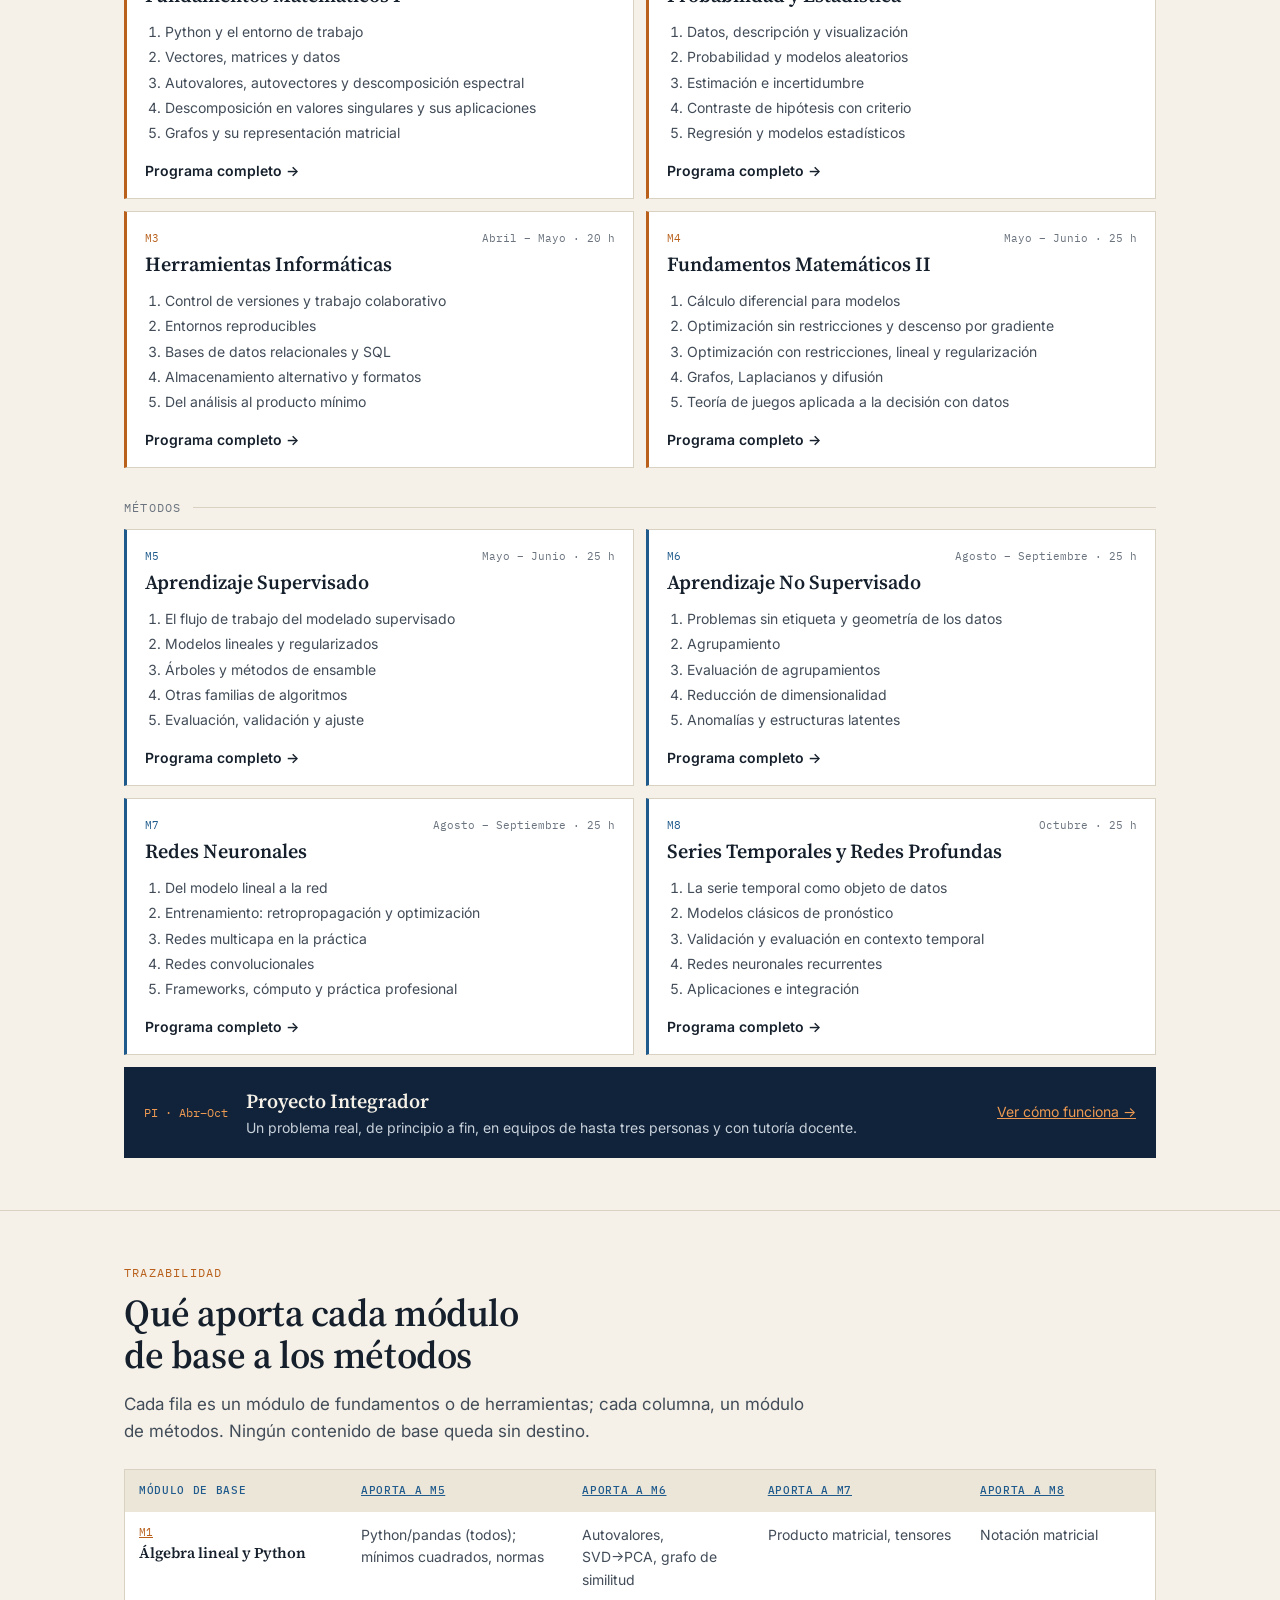
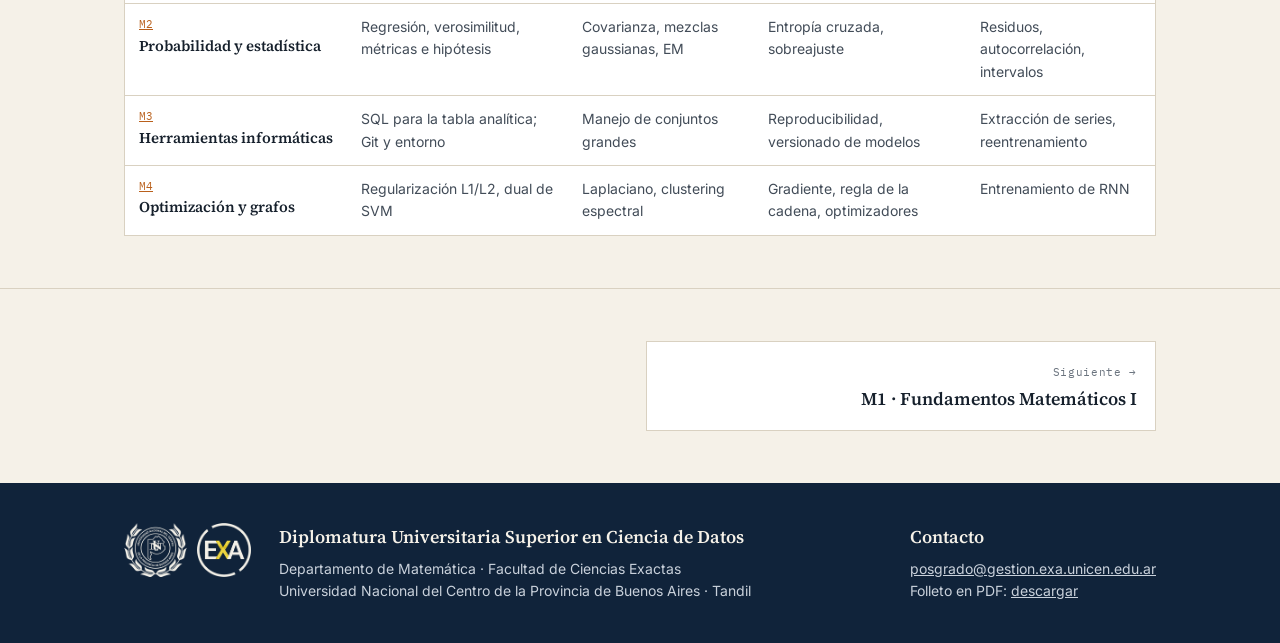
<file: plan/index.html>
<!doctype html>
<html lang="es"><head><meta name="viewport" content="width=device-width, initial-scale=1">
<meta name="robots" content="noindex, nofollow, noarchive">
<meta charset="utf-8">
<title>Plan de estudios · Ciencia de Datos UNCPBA</title>
<meta name="description" content="Programa detallado por módulo de la Diplomatura en Ciencia de Datos (UNCPBA).">
<link rel="preconnect" href="https://fonts.googleapis.com">
<link rel="preconnect" href="https://fonts.gstatic.com" crossorigin>
<link rel="stylesheet" href="https://fonts.googleapis.com/css2?family=Source+Serif+4:ital,opsz,wght@0,8..60,400;0,8..60,600;1,8..60,400&family=Inter:wght@400;500;600;700&family=IBM+Plex+Mono:wght@400;500&display=swap">
<link rel="stylesheet" href="../assets/site.css">
</head><body>
<nav class="top" aria-label="Secciones">
  <div class="wrap">
    <a class="brand" href="../index.html"><img src="../assets/uncpba.png" alt="UNCPBA"><img src="../assets/exactas.png" alt="Facultad de Ciencias Exactas"><span>Ciencia de Datos<br>Cohorte 2027</span></a>
    <ul class="nav-links">
      <li><a href="../index.html">Inicio</a></li>
      <li><a href="index.html" aria-current="page">Plan de estudios</a></li>
      <li><a href="../index.html#cursada">Cursada</a></li>
      <li><a href="../index.html#docentes">Docentes</a></li>
      <li><a href="../index.html#aranceles">Aranceles</a></li>
      <li><a href="../index.html#preguntas">Preguntas</a></li>
    </ul>
    <a class="btn pri sm nav-cta" href="../index.html#interes">Dejá tus datos</a>
    <details class="mnav">
      <summary aria-label="Menú"><span class="bars"></span></summary>
      <div class="mnav-panel"><div class="wrap">
        <ul>
      <li><a href="../index.html">Inicio</a></li>
      <li><a href="index.html" aria-current="page">Plan de estudios</a></li>
      <li><a href="../index.html#cursada">Cursada</a></li>
      <li><a href="../index.html#docentes">Docentes</a></li>
      <li><a href="../index.html#aranceles">Aranceles</a></li>
      <li><a href="../index.html#preguntas">Preguntas</a></li>
        </ul>
        <a class="btn pri" href="../index.html#interes">Dejá tus datos</a>
      </div></div>
    </details>
  </div>
</nav>
<header class="phero"><div class="wrap">
  <div class="crumb"><a href="../index.html">Inicio</a><span>›</span><span>Plan de estudios</span></div>
  <div class="gcode">Plan de estudios · Cohorte 2027</div>
  <h1>Programa detallado por módulo</h1>
  <p class="lead">Unidades, horas, práctica en notebook y bibliografía de los ocho módulos y del proyecto integrador.</p>
  <div class="chips"><span>205 horas</span><span>8 módulos y un proyecto</span><span>Abril a octubre de 2027</span><span>A distancia</span></div>
</div></header>
<nav class="modnav" aria-label="Módulos"><div class="wrap"><a href="index.html" aria-current="page">Plan</a><span class="sep"></span><a class="f" href="m1.html" title="Fundamentos Matemáticos I">M1</a><a class="f" href="m2.html" title="Probabilidad y Estadística">M2</a><a class="f" href="m3.html" title="Herramientas Informáticas">M3</a><a class="f" href="m4.html" title="Fundamentos Matemáticos II">M4</a><a class="mt" href="m5.html" title="Aprendizaje Supervisado">M5</a><a class="mt" href="m6.html" title="Aprendizaje No Supervisado">M6</a><a class="mt" href="m7.html" title="Redes Neuronales">M7</a><a class="mt" href="m8.html" title="Series Temporales y Redes Profundas">M8</a><a class="p" href="proyecto.html">PI</a></div></nav>
<main>
<section class="s tight"><div class="wrap">
  <div class="kick">Cómo se construyó el plan</div>
  <h2>Primero los métodos, después la matemática que necesitan</h2>
  <p class="intro">El plan se escribió en orden inverso al del dictado. Primero se fijaron los contenidos de los cuatro módulos de métodos (M5 a M8), que definen lo que vas a saber hacer al terminar. Recién entonces se escribieron los módulos de fundamentos (M1, M2 y M4) y el de herramientas (M3), con únicamente lo que algún módulo posterior o el proyecto integrador efectivamente requiere.</p>
  <p class="intro">Por eso cada unidad de fundamentos indica dónde se usa, y cada módulo de métodos declara qué toma de los anteriores. La cursada, en cambio, sigue el orden habitual: de M1 a M8.</p>
  <div class="conv">
    <div><b>25 horas por módulo</b><p>20 en M3. El 40 % es sincrónico y el 60 %, asincrónico.</p></div>
    <div><b>Todo en notebooks</b><p>El material se entrega como Jupyter Notebook ejecutable en Google Colab, sin un PDF de teoría con una guía aparte.</p></div>
    <div><b>Datos reales</b><p>Cada módulo trabaja con al menos un conjunto de datos real y documentado; algunos atraviesan toda la Diplomatura.</p></div>
    <div><b>Intuición, implementación, ejemplo</b><p>Es la secuencia de cada unidad. La demostración formal, cuando aparece, es material optativo.</p></div>
    <div><b>Encuentros para interactuar</b><p>Los encuentros en vivo son de aula invertida, con al menos una instancia de participación obligatoria por módulo.</p></div>
  </div>
</div></section>
<section class="s tight" id="modulos"><div class="wrap">
  <div class="kick">Los módulos</div>
  <h2>Ocho módulos y un proyecto integrador</h2>
  <div class="mlabel">Fundamentos y herramientas</div>
  <div class="cards"><a class="mcard2 " href="m1.html"><span class="code">M1 <i>Abril · 25 h</i></span><b>Fundamentos Matemáticos I</b><ol><li>Python y el entorno de trabajo</li><li>Vectores, matrices y datos</li><li>Autovalores, autovectores y descomposición espectral</li><li>Descomposición en valores singulares y sus aplicaciones</li><li>Grafos y su representación matricial</li></ol><span class="go">Programa completo →</span></a><a class="mcard2 " href="m2.html"><span class="code">M2 <i>Abril – Mayo · 25 h</i></span><b>Probabilidad y Estadística</b><ol><li>Datos, descripción y visualización</li><li>Probabilidad y modelos aleatorios</li><li>Estimación e incertidumbre</li><li>Contraste de hipótesis con criterio</li><li>Regresión y modelos estadísticos</li></ol><span class="go">Programa completo →</span></a><a class="mcard2 " href="m3.html"><span class="code">M3 <i>Abril – Mayo · 20 h</i></span><b>Herramientas Informáticas</b><ol><li>Control de versiones y trabajo colaborativo</li><li>Entornos reproducibles</li><li>Bases de datos relacionales y SQL</li><li>Almacenamiento alternativo y formatos</li><li>Del análisis al producto mínimo</li></ol><span class="go">Programa completo →</span></a><a class="mcard2 " href="m4.html"><span class="code">M4 <i>Mayo – Junio · 25 h</i></span><b>Fundamentos Matemáticos II</b><ol><li>Cálculo diferencial para modelos</li><li>Optimización sin restricciones y descenso por gradiente</li><li>Optimización con restricciones, lineal y regularización</li><li>Grafos, Laplacianos y difusión</li><li>Teoría de juegos aplicada a la decisión con datos</li></ol><span class="go">Programa completo →</span></a></div>
  <div class="mlabel">Métodos</div>
  <div class="cards"><a class="mcard2 mt" href="m5.html"><span class="code">M5 <i>Mayo – Junio · 25 h</i></span><b>Aprendizaje Supervisado</b><ol><li>El flujo de trabajo del modelado supervisado</li><li>Modelos lineales y regularizados</li><li>Árboles y métodos de ensamble</li><li>Otras familias de algoritmos</li><li>Evaluación, validación y ajuste</li></ol><span class="go">Programa completo →</span></a><a class="mcard2 mt" href="m6.html"><span class="code">M6 <i>Agosto – Septiembre · 25 h</i></span><b>Aprendizaje No Supervisado</b><ol><li>Problemas sin etiqueta y geometría de los datos</li><li>Agrupamiento</li><li>Evaluación de agrupamientos</li><li>Reducción de dimensionalidad</li><li>Anomalías y estructuras latentes</li></ol><span class="go">Programa completo →</span></a><a class="mcard2 mt" href="m7.html"><span class="code">M7 <i>Agosto – Septiembre · 25 h</i></span><b>Redes Neuronales</b><ol><li>Del modelo lineal a la red</li><li>Entrenamiento: retropropagación y optimización</li><li>Redes multicapa en la práctica</li><li>Redes convolucionales</li><li>Frameworks, cómputo y práctica profesional</li></ol><span class="go">Programa completo →</span></a><a class="mcard2 mt" href="m8.html"><span class="code">M8 <i>Octubre · 25 h</i></span><b>Series Temporales y Redes Profundas</b><ol><li>La serie temporal como objeto de datos</li><li>Modelos clásicos de pronóstico</li><li>Validación y evaluación en contexto temporal</li><li>Redes neuronales recurrentes</li><li>Aplicaciones e integración</li></ol><span class="go">Programa completo →</span></a></div>
  <div class="pi"><span class="code">PI · Abr–Oct</span><div><b>Proyecto Integrador</b><p>Un problema real, de principio a fin, en equipos de hasta tres personas y con tutoría docente.</p></div><a href="proyecto.html">Ver cómo funciona →</a></div>
</div></section>
<section class="s tight" id="trazabilidad"><div class="wrap">
  <div class="kick">Trazabilidad</div>
  <h2>Qué aporta cada módulo de base a los métodos</h2>
  <p class="intro">Cada fila es un módulo de fundamentos o de herramientas; cada columna, un módulo de métodos. Ningún contenido de base queda sin destino.</p>
  <div class="matrix-wrap"><table class="matrix"><thead><tr><th scope="col">Módulo de base</th><th scope="col"><a href="m5.html">Aporta a M5</a></th><th scope="col"><a href="m6.html">Aporta a M6</a></th><th scope="col"><a href="m7.html">Aporta a M7</a></th><th scope="col"><a href="m8.html">Aporta a M8</a></th></tr></thead><tbody><tr><th scope="row"><small><a href="m1.html">M1</a></small>Álgebra lineal y Python</th><td>Python/pandas (todos); mínimos cuadrados, normas</td><td>Autovalores, SVD→PCA, grafo de similitud</td><td>Producto matricial, tensores</td><td>Notación matricial</td></tr><tr><th scope="row"><small><a href="m2.html">M2</a></small>Probabilidad y estadística</th><td>Regresión, verosimilitud, métricas e hipótesis</td><td>Covarianza, mezclas gaussianas, EM</td><td>Entropía cruzada, sobreajuste</td><td>Residuos, autocorrelación, intervalos</td></tr><tr><th scope="row"><small><a href="m3.html">M3</a></small>Herramientas informáticas</th><td>SQL para la tabla analítica; Git y entorno</td><td>Manejo de conjuntos grandes</td><td>Reproducibilidad, versionado de modelos</td><td>Extracción de series, reentrenamiento</td></tr><tr><th scope="row"><small><a href="m4.html">M4</a></small>Optimización y grafos</th><td>Regularización L1/L2, dual de SVM</td><td>Laplaciano, clustering espectral</td><td>Gradiente, regla de la cadena, optimizadores</td><td>Entrenamiento de RNN</td></tr></tbody></table></div>
</div></section>
<section class="s tight"><div class="wrap pager"><a class="nx" href="m1.html"><small>Siguiente →</small><b>M1 · Fundamentos Matemáticos I</b></a></div></section>
</main>
<footer><div class="wrap">
  <span class="brand"><img src="../assets/uncpba.png" alt="UNCPBA"><img src="../assets/exactas.png" alt="Facultad de Ciencias Exactas"></span>
  <div><b>Diplomatura Universitaria Superior en Ciencia de Datos</b>Departamento de Matemática · Facultad de Ciencias Exactas<br>Universidad Nacional del Centro de la Provincia de Buenos Aires · Tandil</div>
  <div><b>Contacto</b><a href="mailto:posgrado@gestion.exa.unicen.edu.ar">posgrado@gestion.exa.unicen.edu.ar</a><br>Folleto en PDF: <a href="../assets/folleto.pdf" target="_blank" rel="noopener">descargar</a></div>
</div></footer>
<script>
(function(){var d=document.querySelector('.mnav');if(!d)return;
d.addEventListener('click',function(e){if(e.target.closest('a'))d.open=false;});
document.addEventListener('keydown',function(e){if(e.key==='Escape'&&d.open){d.open=false;d.querySelector('summary').focus();}});
document.addEventListener('click',function(e){if(d.open&&!d.contains(e.target))d.open=false;});})();
</script>
</body></html>
</file>
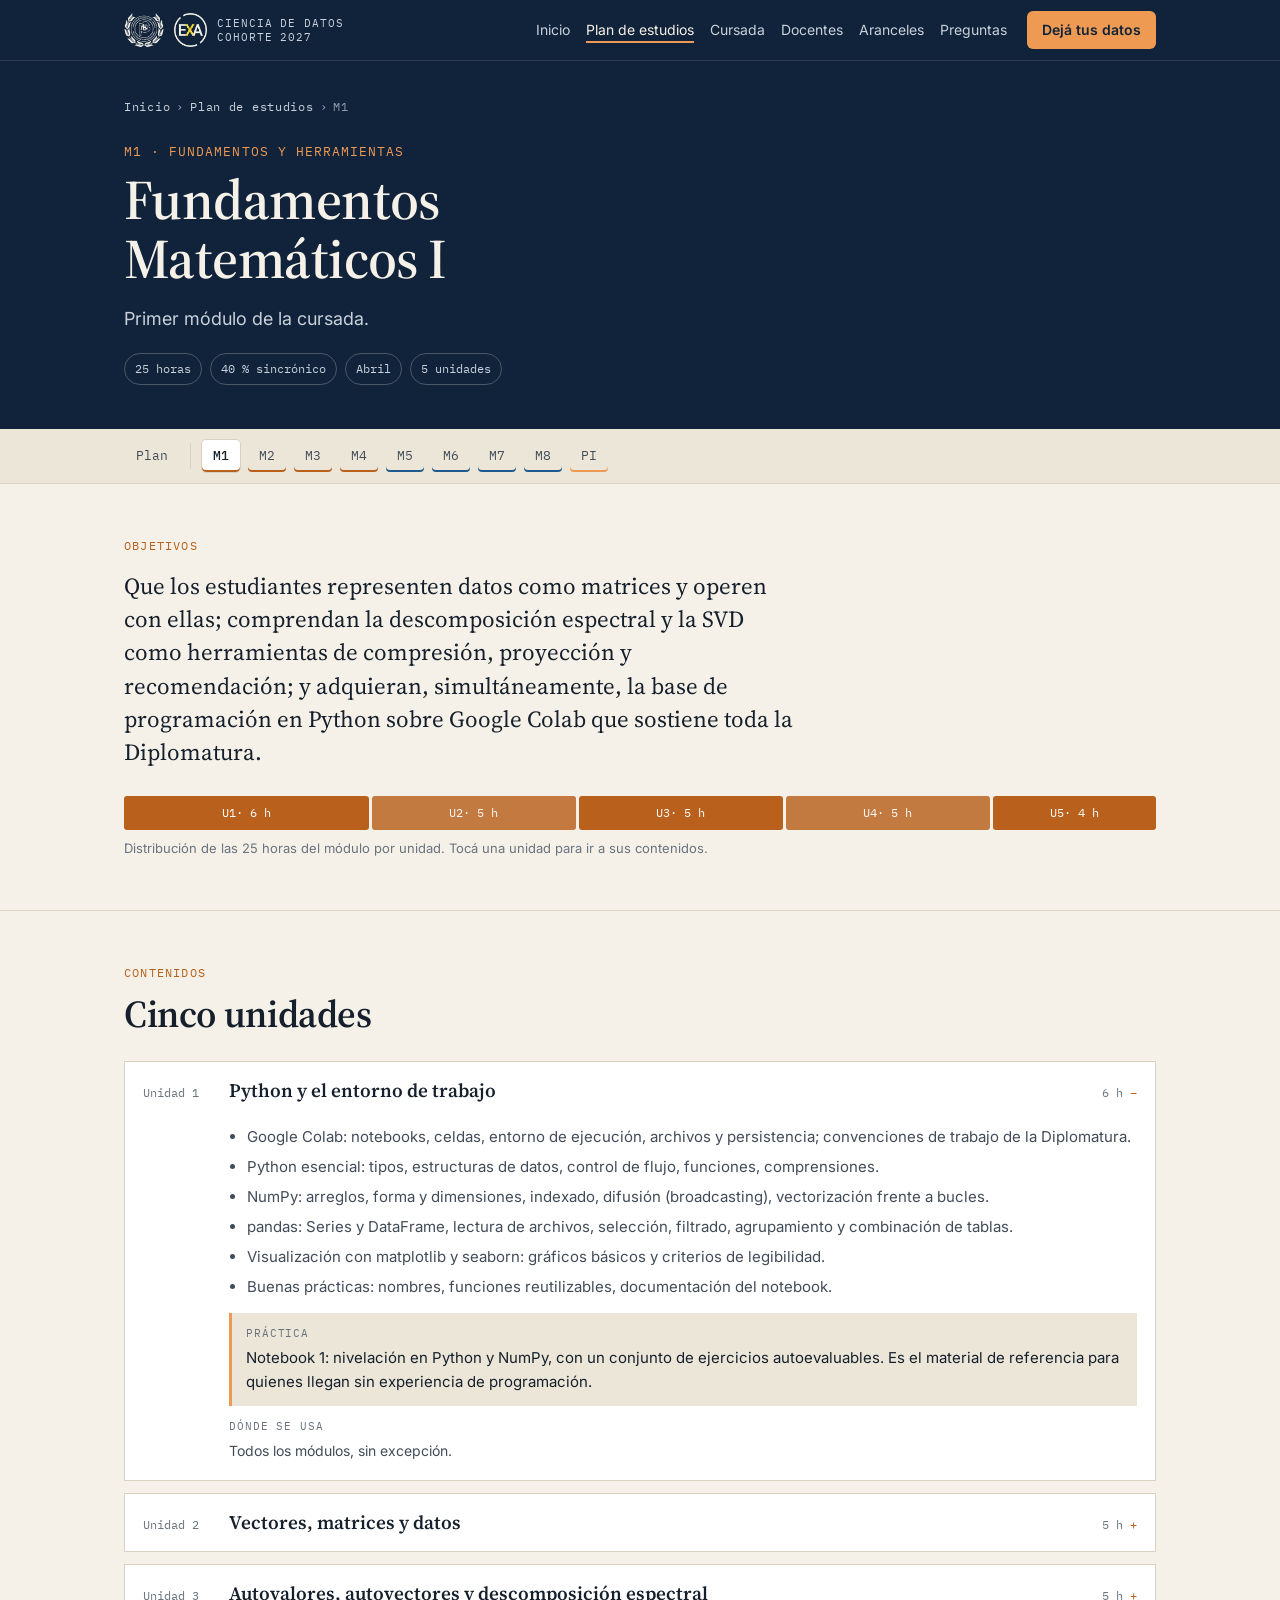
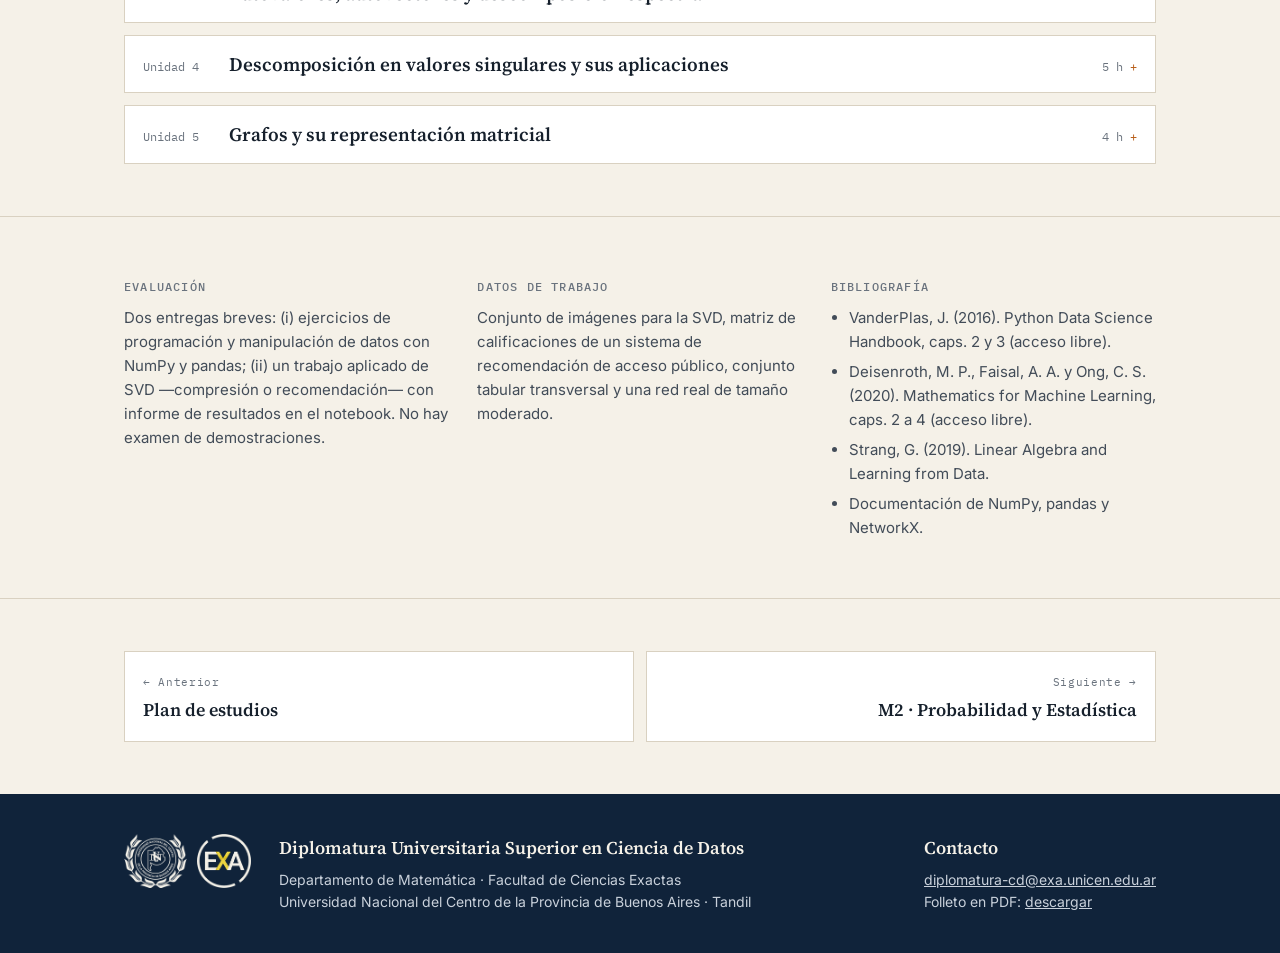
<file: plan/m1.html>
<!doctype html>
<html lang="es"><head><meta name="viewport" content="width=device-width, initial-scale=1">
<meta name="robots" content="noindex, nofollow, noarchive">
<meta charset="utf-8">
<title>M1 · Fundamentos Matemáticos I · Ciencia de Datos UNCPBA</title>
<meta name="description" content="Programa del módulo 1: Fundamentos Matemáticos I.">
<link rel="preconnect" href="https://fonts.googleapis.com">
<link rel="preconnect" href="https://fonts.gstatic.com" crossorigin>
<link rel="stylesheet" href="https://fonts.googleapis.com/css2?family=Source+Serif+4:ital,opsz,wght@0,8..60,400;0,8..60,600;1,8..60,400&family=Inter:wght@400;500;600;700&family=IBM+Plex+Mono:wght@400;500&display=swap">
<link rel="stylesheet" href="../assets/site.css">
</head><body>
<nav class="top" aria-label="Secciones">
  <div class="wrap">
    <a class="brand" href="../index.html"><img src="../assets/uncpba.png" alt="UNCPBA"><img src="../assets/exactas.png" alt="Facultad de Ciencias Exactas"><span>Ciencia de Datos<br>Cohorte 2027</span></a>
    <ul class="nav-links">
      <li><a href="../index.html">Inicio</a></li>
      <li><a href="index.html" aria-current="true">Plan de estudios</a></li>
      <li><a href="../index.html#cursada">Cursada</a></li>
      <li><a href="../index.html#docentes">Docentes</a></li>
      <li><a href="../index.html#aranceles">Aranceles</a></li>
      <li><a href="../index.html#preguntas">Preguntas</a></li>
    </ul>
    <a class="btn pri sm nav-cta" href="../index.html#interes">Dejá tus datos</a>
    <details class="mnav">
      <summary aria-label="Menú"><span class="bars"></span></summary>
      <div class="mnav-panel"><div class="wrap">
        <ul>
      <li><a href="../index.html">Inicio</a></li>
      <li><a href="index.html" aria-current="true">Plan de estudios</a></li>
      <li><a href="../index.html#cursada">Cursada</a></li>
      <li><a href="../index.html#docentes">Docentes</a></li>
      <li><a href="../index.html#aranceles">Aranceles</a></li>
      <li><a href="../index.html#preguntas">Preguntas</a></li>
        </ul>
        <a class="btn pri" href="../index.html#interes">Dejá tus datos</a>
      </div></div>
    </details>
  </div>
</nav>
<header class="phero"><div class="wrap">
  <div class="crumb"><a href="../index.html">Inicio</a><span>›</span><a href="index.html">Plan de estudios</a><span>›</span><span>M1</span></div>
  <div class="gcode">M1 · Fundamentos y herramientas</div>
  <h1>Fundamentos Matemáticos I</h1>
  <p class="lead">Primer módulo de la cursada.</p>
  <div class="chips"><span>25 horas</span><span>40 % sincrónico</span><span>Abril</span><span>5 unidades</span></div>
</div></header>
<nav class="modnav" aria-label="Módulos"><div class="wrap"><a href="index.html">Plan</a><span class="sep"></span><a class="f" href="m1.html" aria-current="page" title="Fundamentos Matemáticos I">M1</a><a class="f" href="m2.html" title="Probabilidad y Estadística">M2</a><a class="f" href="m3.html" title="Herramientas Informáticas">M3</a><a class="f" href="m4.html" title="Fundamentos Matemáticos II">M4</a><a class="mt" href="m5.html" title="Aprendizaje Supervisado">M5</a><a class="mt" href="m6.html" title="Aprendizaje No Supervisado">M6</a><a class="mt" href="m7.html" title="Redes Neuronales">M7</a><a class="mt" href="m8.html" title="Series Temporales y Redes Profundas">M8</a><a class="p" href="proyecto.html">PI</a></div></nav>
<main class="f-page">
<section class="s tight"><div class="wrap">
  <div class="kick">Objetivos</div>
  <p class="obj">Que los estudiantes representen datos como matrices y operen con ellas; comprendan la descomposición espectral y la SVD como herramientas de compresión, proyección y recomendación; y adquieran, simultáneamente, la base de programación en Python sobre Google Colab que sostiene toda la Diplomatura.</p>
  <div class="hbar" aria-label="Horas por unidad"><a href="#u1" style="flex:6" title="Unidad 1: Python y el entorno de trabajo (6 h)">U1<span> · 6 h</span></a><a href="#u2" style="flex:5" title="Unidad 2: Vectores, matrices y datos (5 h)">U2<span> · 5 h</span></a><a href="#u3" style="flex:5" title="Unidad 3: Autovalores, autovectores y descomposición espectral (5 h)">U3<span> · 5 h</span></a><a href="#u4" style="flex:5" title="Unidad 4: Descomposición en valores singulares y sus aplicaciones (5 h)">U4<span> · 5 h</span></a><a href="#u5" style="flex:4" title="Unidad 5: Grafos y su representación matricial (4 h)">U5<span> · 4 h</span></a></div>
  <p class="hbar-note">Distribución de las 25 horas del módulo por unidad. Tocá una unidad para ir a sus contenidos.</p>
</div></section>

<section class="s tight" id="unidades"><div class="wrap">
  <div class="kick">Contenidos</div>
  <h2>Cinco unidades</h2>
  <div class="units">
<details class="unit" id="u1" open><summary><span class="u">Unidad 1</span><b>Python y el entorno de trabajo</b><span class="h">6 h</span></summary>
<div class="ubody"><ul><li>Google Colab: notebooks, celdas, entorno de ejecución, archivos y persistencia; convenciones de trabajo de la Diplomatura.</li><li>Python esencial: tipos, estructuras de datos, control de flujo, funciones, comprensiones.</li><li>NumPy: arreglos, forma y dimensiones, indexado, difusión (broadcasting), vectorización frente a bucles.</li><li>pandas: Series y DataFrame, lectura de archivos, selección, filtrado, agrupamiento y combinación de tablas.</li><li>Visualización con matplotlib y seaborn: gráficos básicos y criterios de legibilidad.</li><li>Buenas prácticas: nombres, funciones reutilizables, documentación del notebook.</li></ul><div class="practice"><small>Práctica</small>Notebook 1: nivelación en Python y NumPy, con un conjunto de ejercicios autoevaluables. Es el material de referencia para quienes llegan sin experiencia de programación.</div><p class="dest"><small>Dónde se usa</small>Todos los módulos, sin excepción.</p></div></details>
<details class="unit" id="u2"><summary><span class="u">Unidad 2</span><b>Vectores, matrices y datos</b><span class="h">5 h</span></summary>
<div class="ubody"><ul><li>El dato como vector y la tabla como matriz; espacio de variables y espacio de observaciones.</li><li>Operaciones: suma, producto por escalar, producto matricial, transposición e inversa; costo computacional.</li><li>Producto interno, ortogonalidad, proyección: la geometría detrás de la regresión de M2 y M5.</li><li>Normas L1, L2 e infinito; distancias derivadas y su rol en M6.</li><li>Independencia lineal, rango, espacio columna y espacio nulo, leídos como redundancia de variables.</li><li>Sistemas de ecuaciones lineales; solución por mínimos cuadrados cuando el sistema es incompatible.</li></ul><div class="practice"><small>Práctica</small>Notebook 2: implementación de operaciones matriciales sobre una tabla real y resolución de una regresión por mínimos cuadrados con álgebra lineal pura.</div><p class="dest"><small>Dónde se usa</small><a href="m2.html">M2</a> y <a href="m5.html">M5</a> (regresión), <a href="m4.html">M4</a> (optimización), <a href="m7.html">M7</a> (propagación en redes).</p></div></details>
<details class="unit" id="u3"><summary><span class="u">Unidad 3</span><b>Autovalores, autovectores y descomposición espectral</b><span class="h">5 h</span></summary>
<div class="ubody"><ul><li>Transformaciones lineales y su efecto geométrico; autovalores y autovectores como direcciones invariantes.</li><li>Matrices simétricas y definidas positivas; descomposición espectral y su lectura sobre la matriz de covarianza.</li><li>Diagonalización y potencias de una matriz; cadenas de Markov y estado estacionario como aplicación.</li><li>Condicionamiento de una matriz y estabilidad numérica; por qué importa al ajustar modelos.</li><li>Cálculo numérico de autovalores con NumPy/SciPy: no se calculan a mano.</li></ul><div class="practice"><small>Práctica</small>Notebook 3: análisis espectral de una matriz de covarianza real y simulación de una cadena de Markov sobre datos de navegación o de movilidad.</div><p class="dest"><small>Dónde se usa</small><a href="m4.html">M4</a> (Laplaciano y teoría espectral), <a href="m6.html">M6</a> (PCA y clustering espectral).</p></div></details>
<details class="unit" id="u4"><summary><span class="u">Unidad 4</span><b>Descomposición en valores singulares y sus aplicaciones</b><span class="h">5 h</span></summary>
<div class="ubody"><ul><li>SVD: enunciado, interpretación geométrica y relación con la descomposición espectral.</li><li>Aproximación de rango bajo y teorema de Eckart-Young leído como compresión de información.</li><li>SVD y PCA: por qué son la misma herramienta; varianza explicada y elección del número de componentes.</li><li>Aplicaciones: compresión de imágenes, reducción de ruido, sistemas de recomendación por factorización de matrices, indexación semántica latente en texto.</li><li>SVD truncada y métodos aleatorizados para matrices grandes.</li></ul><div class="practice"><small>Práctica</small>Notebook 4: compresión de una imagen por SVD con análisis del error según el rango, y un sistema de recomendación mínimo por factorización sobre datos de calificaciones.</div><p class="dest"><small>Dónde se usa</small><a href="m6.html">M6</a> (PCA, reducción de dimensionalidad, NMF), <a href="m5.html">M5</a> (preprocesamiento), <a href="proyecto.html">proyecto integrador</a>.</p></div></details>
<details class="unit" id="u5"><summary><span class="u">Unidad 5</span><b>Grafos y su representación matricial</b><span class="h">4 h</span></summary>
<div class="ubody"><ul><li>Grafo dirigido y no dirigido, ponderado; el grafo como estructura de datos relacionales.</li><li>Matrices de adyacencia, de incidencia y de grados; caminos y conectividad leídos sobre las potencias de la adyacencia.</li><li>Construcción de un grafo de similitud a partir de una tabla de datos: la operación que habilita M6.</li><li>Primera aproximación al análisis de redes con NetworkX: grados, componentes, centralidad.</li><li>Anticipo del Laplaciano, que se desarrolla en M4.</li></ul><div class="practice"><small>Práctica</small>Notebook 5: construcción y visualización de una red real y del grafo de similitud de un conjunto tabular.</div><p class="dest"><small>Dónde se usa</small><a href="m4.html">M4</a> (teoría espectral de grafos), <a href="m6.html">M6</a> (clustering espectral), <a href="proyecto.html">proyecto integrador</a> con datos relacionales.</p></div></details>
  </div>
</div></section>
<section class="s tight"><div class="wrap cols3">
  <div><h3>Evaluación</h3><p>Dos entregas breves: (i) ejercicios de programación y manipulación de datos con NumPy y pandas; (ii) un trabajo aplicado de SVD —compresión o recomendación— con informe de resultados en el notebook. No hay examen de demostraciones.</p></div>
  <div><h3>Datos de trabajo</h3><p>Conjunto de imágenes para la SVD, matriz de calificaciones de un sistema de recomendación de acceso público, conjunto tabular transversal y una red real de tamaño moderado.</p></div>
  <div><h3>Bibliografía</h3><ul><li>VanderPlas, J. (2016). Python Data Science Handbook, caps. 2 y 3 (acceso libre).</li><li>Deisenroth, M. P., Faisal, A. A. y Ong, C. S. (2020). Mathematics for Machine Learning, caps. 2 a 4 (acceso libre).</li><li>Strang, G. (2019). Linear Algebra and Learning from Data.</li><li>Documentación de NumPy, pandas y NetworkX.</li></ul></div>
</div></section>
<section class="s tight"><div class="wrap pager"><a class="pv" href="index.html"><small>← Anterior</small><b>Plan de estudios</b></a><a class="nx" href="m2.html"><small>Siguiente →</small><b>M2 · Probabilidad y Estadística</b></a></div></section>
</main>
<footer><div class="wrap">
  <span class="brand"><img src="../assets/uncpba.png" alt="UNCPBA"><img src="../assets/exactas.png" alt="Facultad de Ciencias Exactas"></span>
  <div><b>Diplomatura Universitaria Superior en Ciencia de Datos</b>Departamento de Matemática · Facultad de Ciencias Exactas<br>Universidad Nacional del Centro de la Provincia de Buenos Aires · Tandil</div>
  <div><b>Contacto</b><a href="mailto:diplomatura-cd@exa.unicen.edu.ar">diplomatura-cd@exa.unicen.edu.ar</a><br>Folleto en PDF: <a href="../assets/folleto.pdf" target="_blank" rel="noopener">descargar</a></div>
</div></footer>
<script>
(function(){var d=document.querySelector('.mnav');if(!d)return;
d.addEventListener('click',function(e){if(e.target.closest('a'))d.open=false;});
document.addEventListener('keydown',function(e){if(e.key==='Escape'&&d.open){d.open=false;d.querySelector('summary').focus();}});
document.addEventListener('click',function(e){if(d.open&&!d.contains(e.target))d.open=false;});})();
</script>
</body></html>
</file>
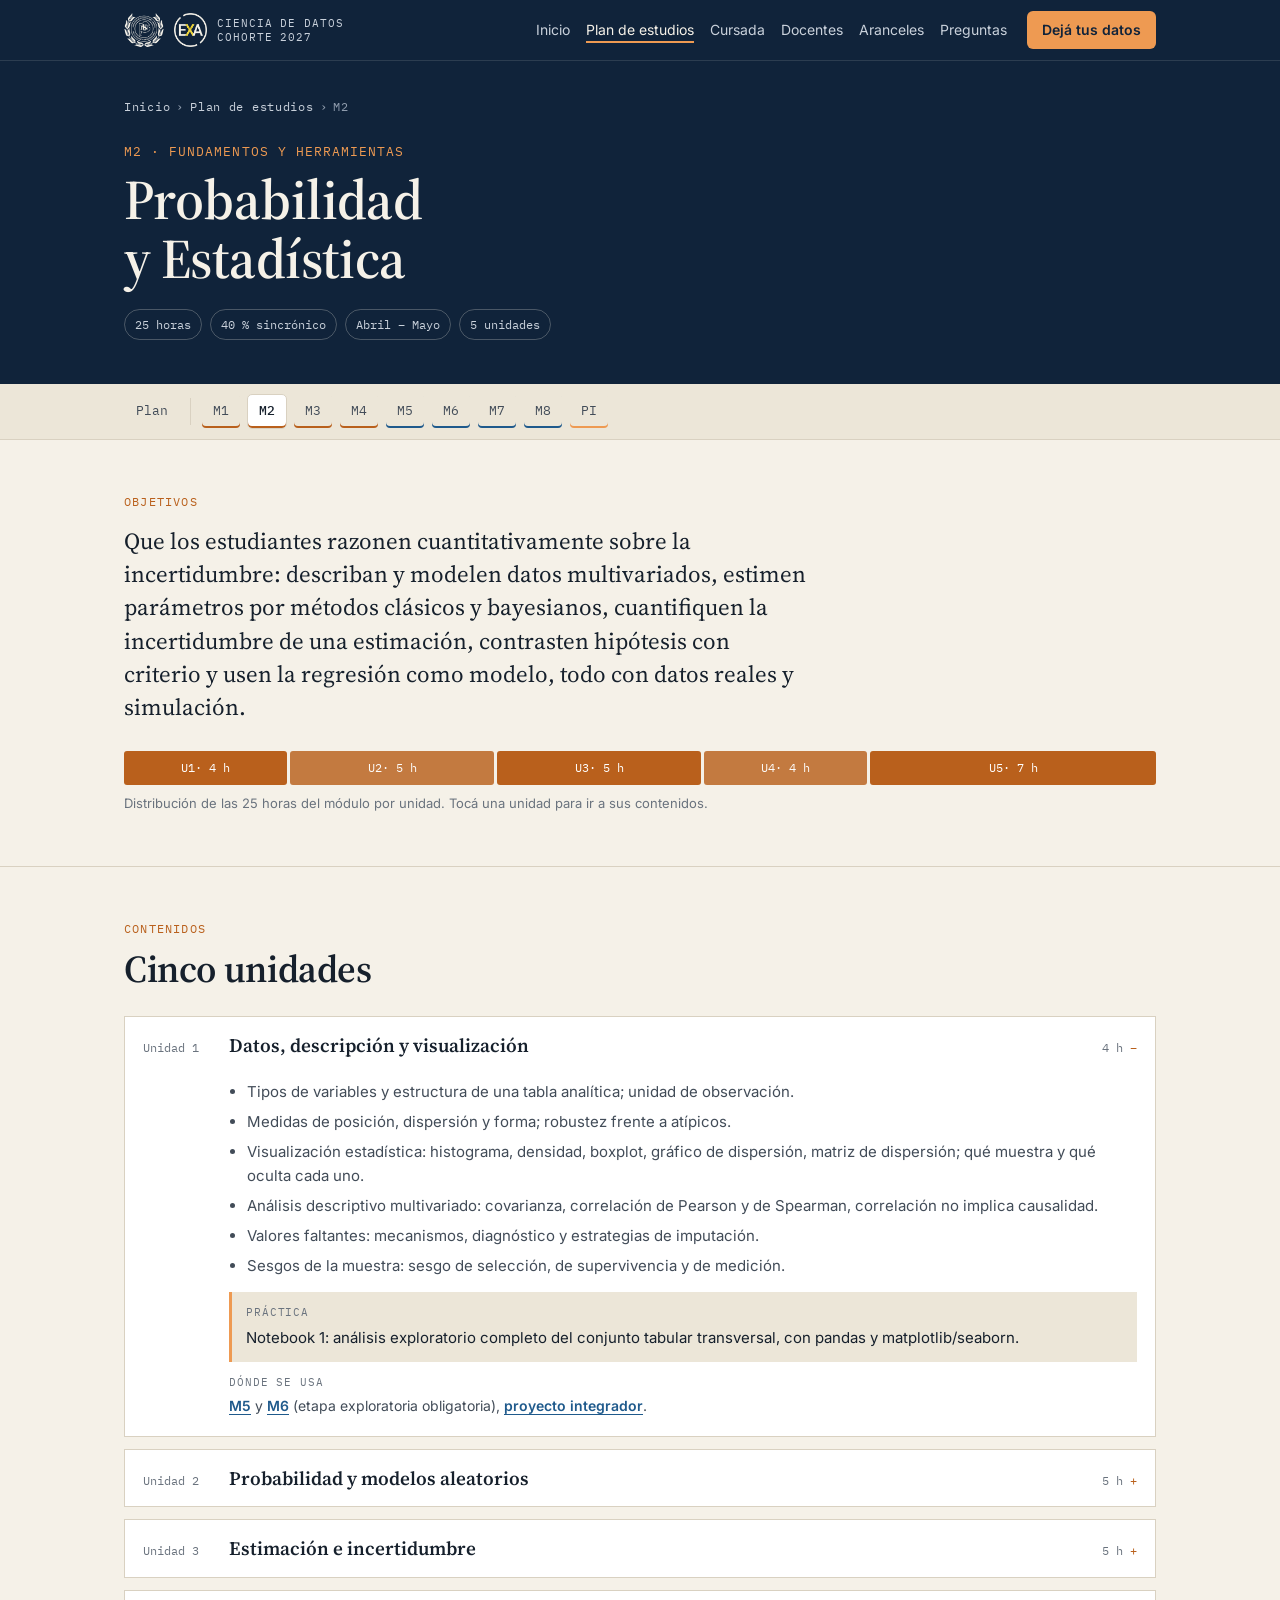
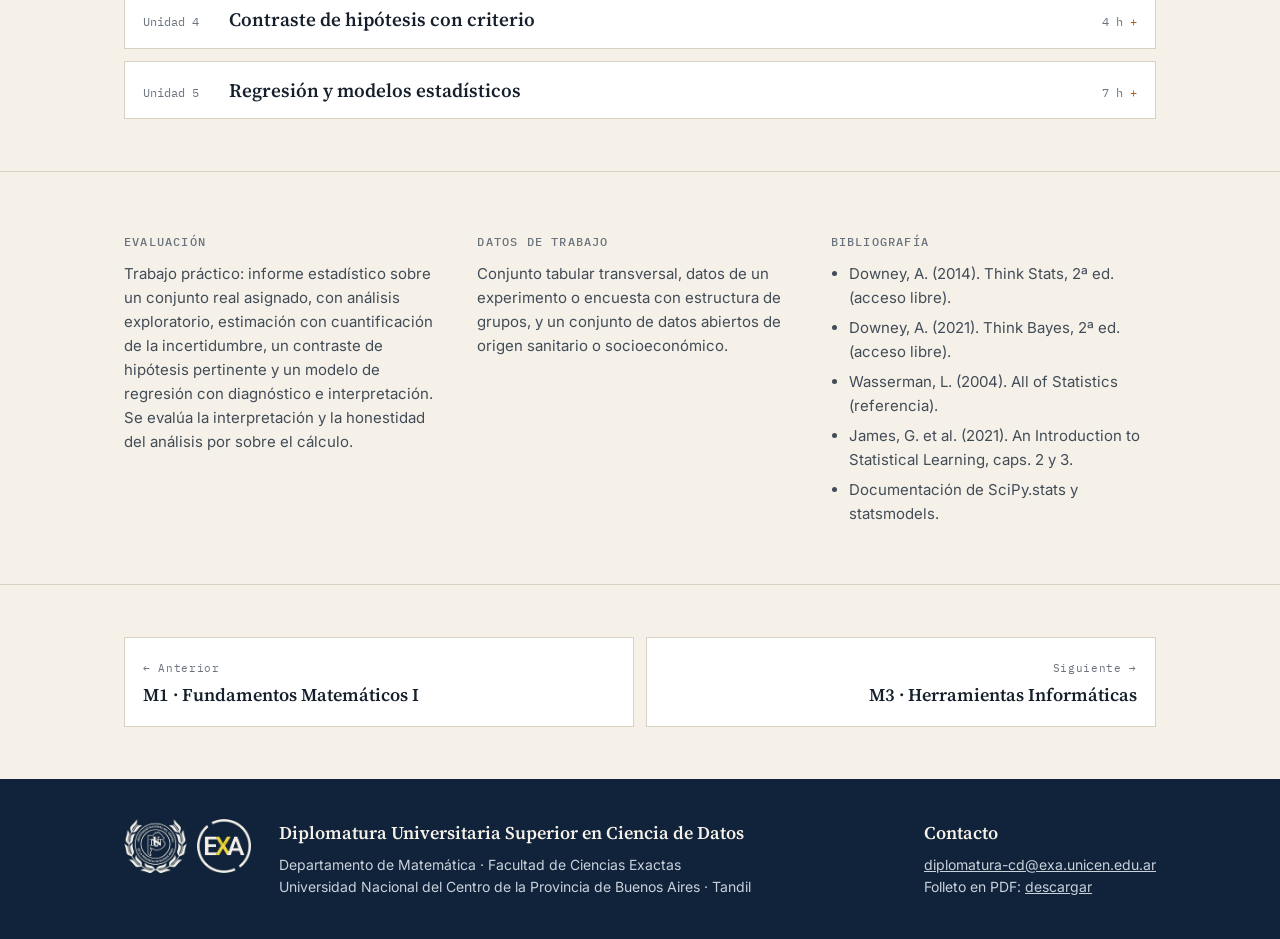
<file: plan/m2.html>
<!doctype html>
<html lang="es"><head><meta name="viewport" content="width=device-width, initial-scale=1">
<meta name="robots" content="noindex, nofollow, noarchive">
<meta charset="utf-8">
<title>M2 · Probabilidad y Estadística · Ciencia de Datos UNCPBA</title>
<meta name="description" content="Programa del módulo 2: Probabilidad y Estadística.">
<link rel="preconnect" href="https://fonts.googleapis.com">
<link rel="preconnect" href="https://fonts.gstatic.com" crossorigin>
<link rel="stylesheet" href="https://fonts.googleapis.com/css2?family=Source+Serif+4:ital,opsz,wght@0,8..60,400;0,8..60,600;1,8..60,400&family=Inter:wght@400;500;600;700&family=IBM+Plex+Mono:wght@400;500&display=swap">
<link rel="stylesheet" href="../assets/site.css">
</head><body>
<nav class="top" aria-label="Secciones">
  <div class="wrap">
    <a class="brand" href="../index.html"><img src="../assets/uncpba.png" alt="UNCPBA"><img src="../assets/exactas.png" alt="Facultad de Ciencias Exactas"><span>Ciencia de Datos<br>Cohorte 2027</span></a>
    <ul class="nav-links">
      <li><a href="../index.html">Inicio</a></li>
      <li><a href="index.html" aria-current="true">Plan de estudios</a></li>
      <li><a href="../index.html#cursada">Cursada</a></li>
      <li><a href="../index.html#docentes">Docentes</a></li>
      <li><a href="../index.html#aranceles">Aranceles</a></li>
      <li><a href="../index.html#preguntas">Preguntas</a></li>
    </ul>
    <a class="btn pri sm nav-cta" href="../index.html#interes">Dejá tus datos</a>
    <details class="mnav">
      <summary aria-label="Menú"><span class="bars"></span></summary>
      <div class="mnav-panel"><div class="wrap">
        <ul>
      <li><a href="../index.html">Inicio</a></li>
      <li><a href="index.html" aria-current="true">Plan de estudios</a></li>
      <li><a href="../index.html#cursada">Cursada</a></li>
      <li><a href="../index.html#docentes">Docentes</a></li>
      <li><a href="../index.html#aranceles">Aranceles</a></li>
      <li><a href="../index.html#preguntas">Preguntas</a></li>
        </ul>
        <a class="btn pri" href="../index.html#interes">Dejá tus datos</a>
      </div></div>
    </details>
  </div>
</nav>
<header class="phero"><div class="wrap">
  <div class="crumb"><a href="../index.html">Inicio</a><span>›</span><a href="index.html">Plan de estudios</a><span>›</span><span>M2</span></div>
  <div class="gcode">M2 · Fundamentos y herramientas</div>
  <h1>Probabilidad y Estadística</h1>
  
  <div class="chips"><span>25 horas</span><span>40 % sincrónico</span><span>Abril – Mayo</span><span>5 unidades</span></div>
</div></header>
<nav class="modnav" aria-label="Módulos"><div class="wrap"><a href="index.html">Plan</a><span class="sep"></span><a class="f" href="m1.html" title="Fundamentos Matemáticos I">M1</a><a class="f" href="m2.html" aria-current="page" title="Probabilidad y Estadística">M2</a><a class="f" href="m3.html" title="Herramientas Informáticas">M3</a><a class="f" href="m4.html" title="Fundamentos Matemáticos II">M4</a><a class="mt" href="m5.html" title="Aprendizaje Supervisado">M5</a><a class="mt" href="m6.html" title="Aprendizaje No Supervisado">M6</a><a class="mt" href="m7.html" title="Redes Neuronales">M7</a><a class="mt" href="m8.html" title="Series Temporales y Redes Profundas">M8</a><a class="p" href="proyecto.html">PI</a></div></nav>
<main class="f-page">
<section class="s tight"><div class="wrap">
  <div class="kick">Objetivos</div>
  <p class="obj">Que los estudiantes razonen cuantitativamente sobre la incertidumbre: describan y modelen datos multivariados, estimen parámetros por métodos clásicos y bayesianos, cuantifiquen la incertidumbre de una estimación, contrasten hipótesis con criterio y usen la regresión como modelo, todo con datos reales y simulación.</p>
  <div class="hbar" aria-label="Horas por unidad"><a href="#u1" style="flex:4" title="Unidad 1: Datos, descripción y visualización (4 h)">U1<span> · 4 h</span></a><a href="#u2" style="flex:5" title="Unidad 2: Probabilidad y modelos aleatorios (5 h)">U2<span> · 5 h</span></a><a href="#u3" style="flex:5" title="Unidad 3: Estimación e incertidumbre (5 h)">U3<span> · 5 h</span></a><a href="#u4" style="flex:4" title="Unidad 4: Contraste de hipótesis con criterio (4 h)">U4<span> · 4 h</span></a><a href="#u5" style="flex:7" title="Unidad 5: Regresión y modelos estadísticos (7 h)">U5<span> · 7 h</span></a></div>
  <p class="hbar-note">Distribución de las 25 horas del módulo por unidad. Tocá una unidad para ir a sus contenidos.</p>
</div></section>

<section class="s tight" id="unidades"><div class="wrap">
  <div class="kick">Contenidos</div>
  <h2>Cinco unidades</h2>
  <div class="units">
<details class="unit" id="u1" open><summary><span class="u">Unidad 1</span><b>Datos, descripción y visualización</b><span class="h">4 h</span></summary>
<div class="ubody"><ul><li>Tipos de variables y estructura de una tabla analítica; unidad de observación.</li><li>Medidas de posición, dispersión y forma; robustez frente a atípicos.</li><li>Visualización estadística: histograma, densidad, boxplot, gráfico de dispersión, matriz de dispersión; qué muestra y qué oculta cada uno.</li><li>Análisis descriptivo multivariado: covarianza, correlación de Pearson y de Spearman, correlación no implica causalidad.</li><li>Valores faltantes: mecanismos, diagnóstico y estrategias de imputación.</li><li>Sesgos de la muestra: sesgo de selección, de supervivencia y de medición.</li></ul><div class="practice"><small>Práctica</small>Notebook 1: análisis exploratorio completo del conjunto tabular transversal, con pandas y matplotlib/seaborn.</div><p class="dest"><small>Dónde se usa</small><a href="m5.html">M5</a> y <a href="m6.html">M6</a> (etapa exploratoria obligatoria), <a href="proyecto.html">proyecto integrador</a>.</p></div></details>
<details class="unit" id="u2"><summary><span class="u">Unidad 2</span><b>Probabilidad y modelos aleatorios</b><span class="h">5 h</span></summary>
<div class="ubody"><ul><li>Probabilidad, condicional e independencia; teorema de Bayes con ejemplos de diagnóstico y clasificación.</li><li>Variables aleatorias discretas y continuas; esperanza, varianza, momentos.</li><li>Distribuciones de uso frecuente: Bernoulli, binomial, Poisson, normal, exponencial, uniforme, t, chi-cuadrado; a qué fenómeno corresponde cada una.</li><li>Distribuciones conjuntas, marginales y condicionales; normal multivariada y matriz de covarianza.</li><li>Ley de los grandes números y teorema central del límite, ilustrados por simulación.</li><li>Simulación: generación de muestras, semillas, método de Monte Carlo.</li></ul><div class="practice"><small>Práctica</small>Notebook 2: simulación de los teoremas límite y ajuste de distribuciones a datos reales con SciPy.stats.</div><p class="dest"><small>Dónde se usa</small><a href="m5.html">M5</a> (Naive Bayes, verosimilitud), <a href="m6.html">M6</a> (mezclas gaussianas), <a href="m7.html">M7</a> (funciones de pérdida), <a href="m8.html">M8</a> (ruido y residuos).</p></div></details>
<details class="unit" id="u3"><summary><span class="u">Unidad 3</span><b>Estimación e incertidumbre</b><span class="h">5 h</span></summary>
<div class="ubody"><ul><li>Población y muestra; estimador, sesgo, varianza y error cuadrático medio.</li><li>Estimación puntual: método de momentos y máxima verosimilitud; la verosimilitud como función objetivo (enlaza con M4 y M7).</li><li>Distribución del estimador y error estándar; intervalos de confianza y su interpretación correcta.</li><li>Bootstrap y remuestreo: intervalos sin fórmula cerrada; su uso cuando el supuesto teórico no se cumple.</li><li>Inferencia bayesiana: previa, verosimilitud, posterior; conjugación y estimación por simulación (MCMC como panorama).</li><li>Comparación de los enfoques clásico y bayesiano en un mismo problema aplicado.</li></ul><div class="practice"><small>Práctica</small>Notebook 3: estimación de un mismo parámetro por máxima verosimilitud, bootstrap e inferencia bayesiana, con comparación de los intervalos obtenidos.</div><p class="dest"><small>Dónde se usa</small><a href="m5.html">M5</a> (incertidumbre de las métricas), <a href="m8.html">M8</a> (intervalos de predicción), <a href="proyecto.html">proyecto integrador</a>.</p></div></details>
<details class="unit" id="u4"><summary><span class="u">Unidad 4</span><b>Contraste de hipótesis con criterio</b><span class="h">4 h</span></summary>
<div class="ubody"><ul><li>Formulación de hipótesis, error de tipo I y II, potencia, nivel de significación.</li><li>Valor p: qué es y qué no es; tamaño del efecto y significación práctica.</li><li>Pruebas de uso frecuente: comparación de medias y de proporciones, chi-cuadrado de independencia, ANOVA de un factor, alternativas no paramétricas.</li><li>Comparaciones múltiples y su corrección; p-hacking y el problema de la reproducibilidad.</li><li>Pruebas por permutación y por remuestreo como alternativa general.</li><li>Uso central en la Diplomatura: contrastar si la diferencia de desempeño entre dos modelos es real.</li></ul><div class="practice"><small>Práctica</small>Notebook 4: pruebas por permutación aplicadas a la comparación de dos modelos y a un experimento A/B con datos reales.</div><p class="dest"><small>Dónde se usa</small><a href="m5.html">M5</a> (comparación de modelos), <a href="m6.html">M6</a> (validación de agrupamientos), <a href="m8.html">M8</a> (pruebas de estacionariedad y de autocorrelación).</p></div></details>
<details class="unit" id="u5"><summary><span class="u">Unidad 5</span><b>Regresión y modelos estadísticos</b><span class="h">7 h</span></summary>
<div class="ubody"><ul><li>Regresión lineal simple y múltiple: estimación, interpretación de coeficientes, bondad de ajuste.</li><li>Supuestos y diagnóstico: linealidad, homocedasticidad, normalidad de residuos, independencia, observaciones influyentes.</li><li>Variables categóricas, interacciones y transformaciones; multicolinealidad y VIF.</li><li>Regresión logística desde la perspectiva estadística: verosimilitud e interpretación en odds.</li><li>Modelos paramétricos, semiparamétricos y no paramétricos: regresión polinómica, splines, regresión local; flexibilidad frente a interpretabilidad.</li><li>Selección de modelos: AIC, BIC, validación; primera aparición del sobreajuste, que se retoma en M5.</li><li>Autocorrelación de los residuos: la puerta de entrada a M8.</li></ul><div class="practice"><small>Práctica</small>Notebook 5: modelo de regresión completo con statsmodels sobre datos reales, con diagnóstico e informe interpretativo de los coeficientes.</div><p class="dest"><small>Dónde se usa</small><a href="m5.html">M5</a> (modelos lineales y logísticos), <a href="m8.html">M8</a> (modelos ARIMA y residuos), <a href="proyecto.html">proyecto integrador</a>.</p></div></details>
  </div>
</div></section>
<section class="s tight"><div class="wrap cols3">
  <div><h3>Evaluación</h3><p>Trabajo práctico: informe estadístico sobre un conjunto real asignado, con análisis exploratorio, estimación con cuantificación de la incertidumbre, un contraste de hipótesis pertinente y un modelo de regresión con diagnóstico e interpretación. Se evalúa la interpretación y la honestidad del análisis por sobre el cálculo.</p></div>
  <div><h3>Datos de trabajo</h3><p>Conjunto tabular transversal, datos de un experimento o encuesta con estructura de grupos, y un conjunto de datos abiertos de origen sanitario o socioeconómico.</p></div>
  <div><h3>Bibliografía</h3><ul><li>Downey, A. (2014). Think Stats, 2ª ed. (acceso libre).</li><li>Downey, A. (2021). Think Bayes, 2ª ed. (acceso libre).</li><li>Wasserman, L. (2004). All of Statistics (referencia).</li><li>James, G. et al. (2021). An Introduction to Statistical Learning, caps. 2 y 3.</li><li>Documentación de SciPy.stats y statsmodels.</li></ul></div>
</div></section>
<section class="s tight"><div class="wrap pager"><a class="pv" href="m1.html"><small>← Anterior</small><b>M1 · Fundamentos Matemáticos I</b></a><a class="nx" href="m3.html"><small>Siguiente →</small><b>M3 · Herramientas Informáticas</b></a></div></section>
</main>
<footer><div class="wrap">
  <span class="brand"><img src="../assets/uncpba.png" alt="UNCPBA"><img src="../assets/exactas.png" alt="Facultad de Ciencias Exactas"></span>
  <div><b>Diplomatura Universitaria Superior en Ciencia de Datos</b>Departamento de Matemática · Facultad de Ciencias Exactas<br>Universidad Nacional del Centro de la Provincia de Buenos Aires · Tandil</div>
  <div><b>Contacto</b><a href="mailto:diplomatura-cd@exa.unicen.edu.ar">diplomatura-cd@exa.unicen.edu.ar</a><br>Folleto en PDF: <a href="../assets/folleto.pdf" target="_blank" rel="noopener">descargar</a></div>
</div></footer>
<script>
(function(){var d=document.querySelector('.mnav');if(!d)return;
d.addEventListener('click',function(e){if(e.target.closest('a'))d.open=false;});
document.addEventListener('keydown',function(e){if(e.key==='Escape'&&d.open){d.open=false;d.querySelector('summary').focus();}});
document.addEventListener('click',function(e){if(d.open&&!d.contains(e.target))d.open=false;});})();
</script>
</body></html>
</file>
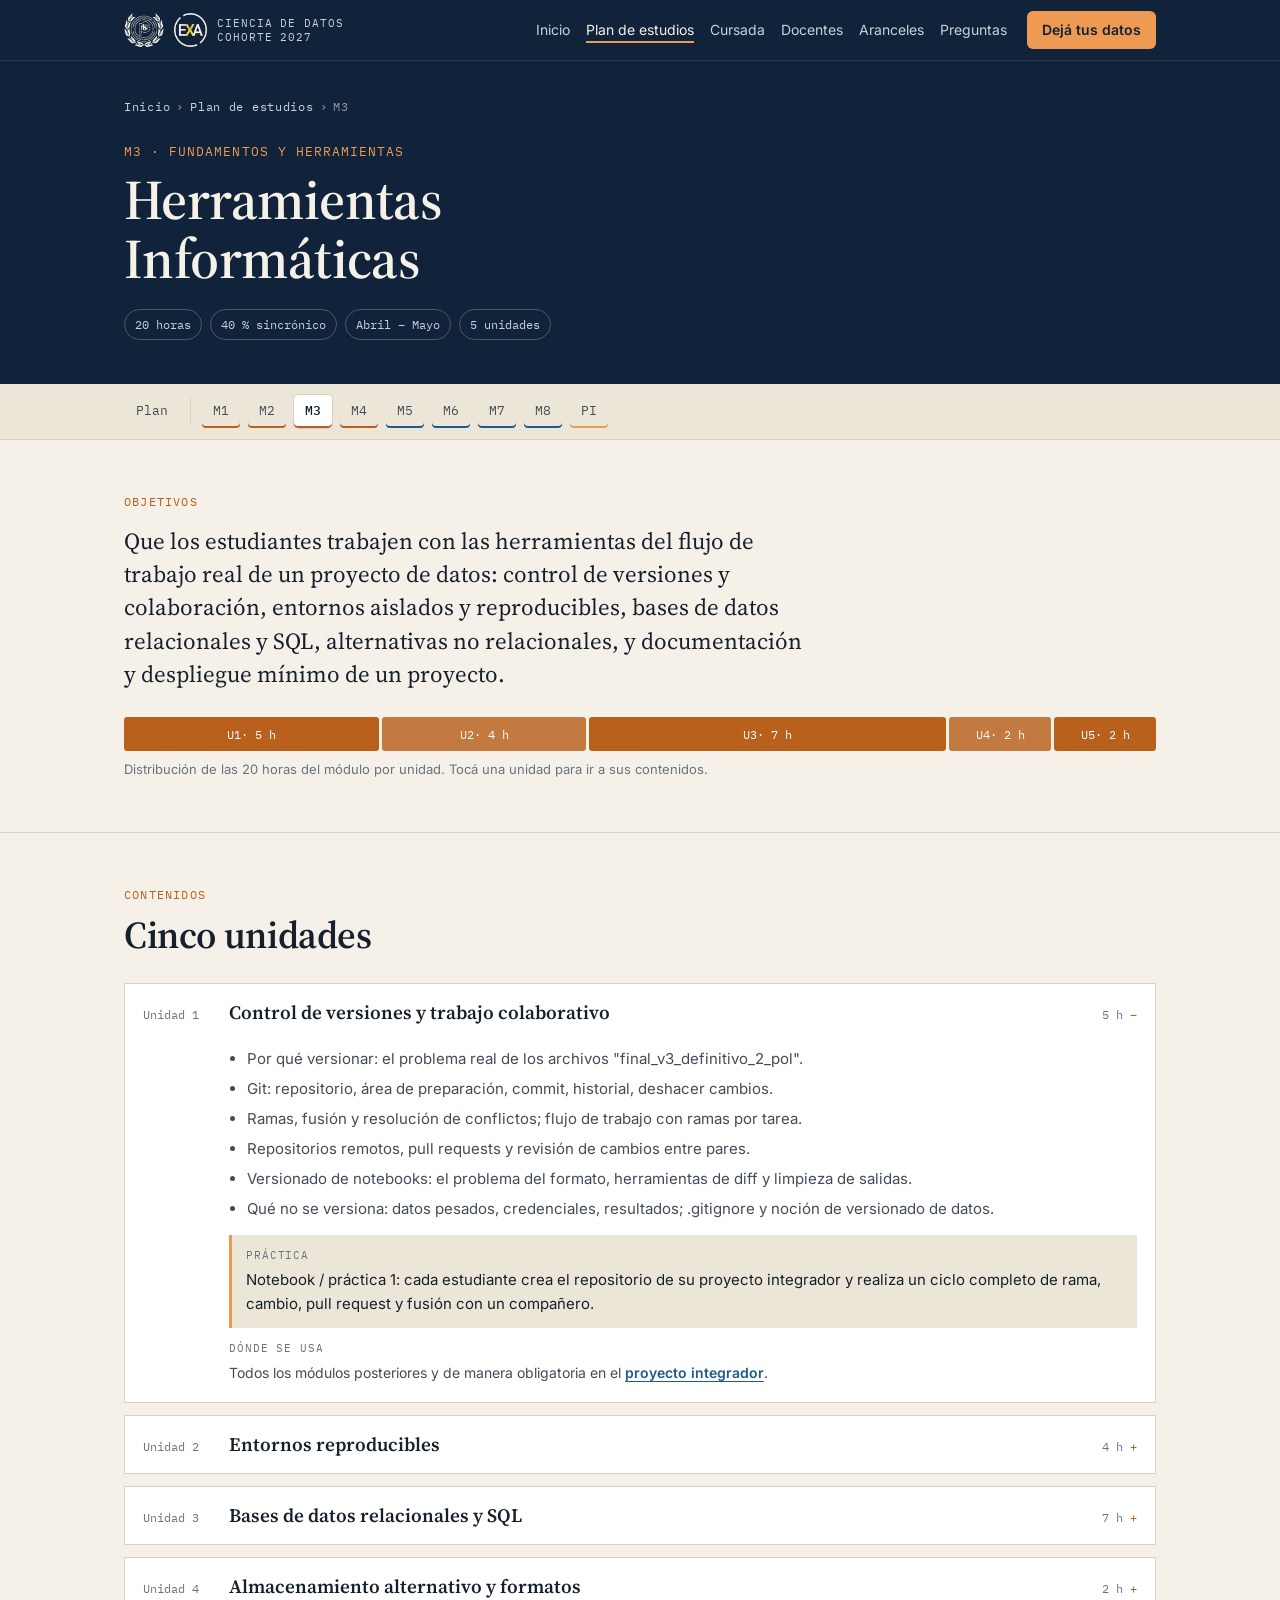
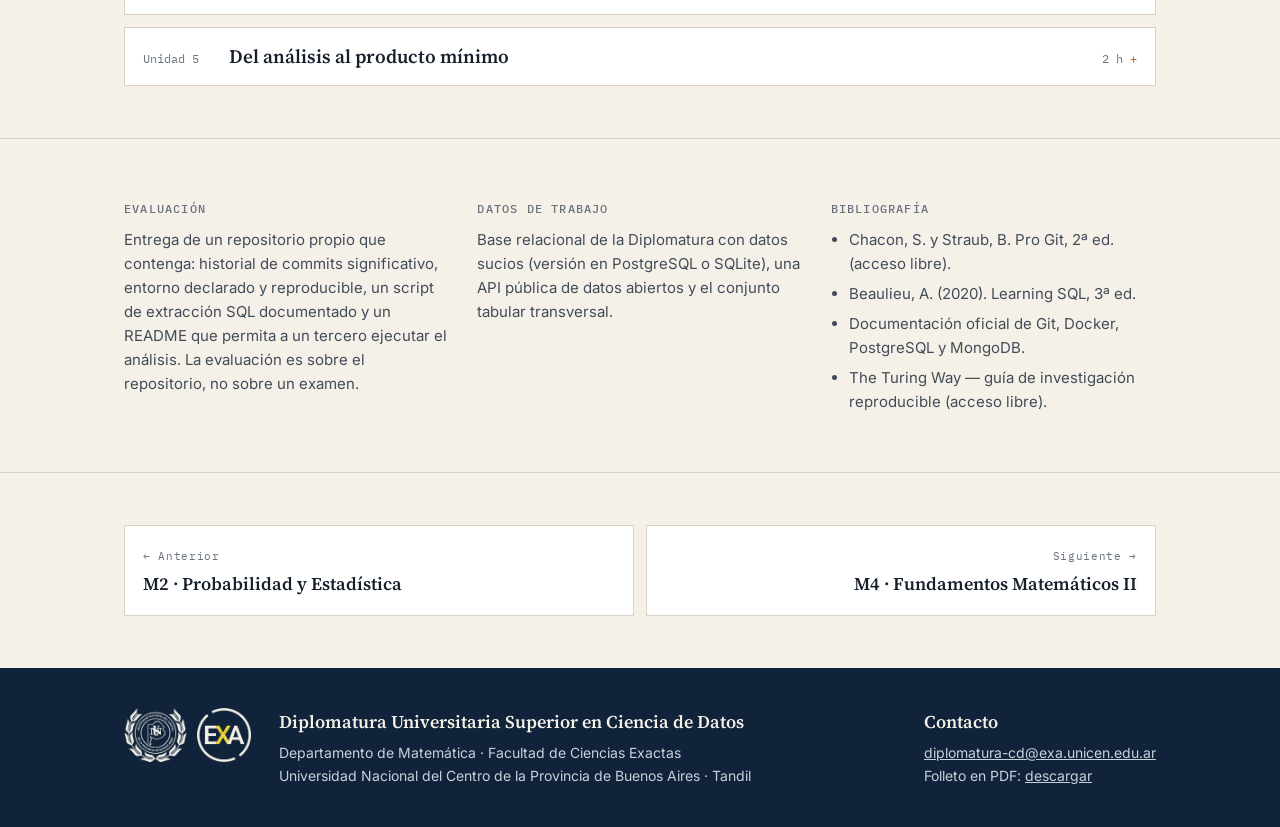
<file: plan/m3.html>
<!doctype html>
<html lang="es"><head><meta name="viewport" content="width=device-width, initial-scale=1">
<meta name="robots" content="noindex, nofollow, noarchive">
<meta charset="utf-8">
<title>M3 · Herramientas Informáticas · Ciencia de Datos UNCPBA</title>
<meta name="description" content="Programa del módulo 3: Herramientas Informáticas.">
<link rel="preconnect" href="https://fonts.googleapis.com">
<link rel="preconnect" href="https://fonts.gstatic.com" crossorigin>
<link rel="stylesheet" href="https://fonts.googleapis.com/css2?family=Source+Serif+4:ital,opsz,wght@0,8..60,400;0,8..60,600;1,8..60,400&family=Inter:wght@400;500;600;700&family=IBM+Plex+Mono:wght@400;500&display=swap">
<link rel="stylesheet" href="../assets/site.css">
</head><body>
<nav class="top" aria-label="Secciones">
  <div class="wrap">
    <a class="brand" href="../index.html"><img src="../assets/uncpba.png" alt="UNCPBA"><img src="../assets/exactas.png" alt="Facultad de Ciencias Exactas"><span>Ciencia de Datos<br>Cohorte 2027</span></a>
    <ul class="nav-links">
      <li><a href="../index.html">Inicio</a></li>
      <li><a href="index.html" aria-current="true">Plan de estudios</a></li>
      <li><a href="../index.html#cursada">Cursada</a></li>
      <li><a href="../index.html#docentes">Docentes</a></li>
      <li><a href="../index.html#aranceles">Aranceles</a></li>
      <li><a href="../index.html#preguntas">Preguntas</a></li>
    </ul>
    <a class="btn pri sm nav-cta" href="../index.html#interes">Dejá tus datos</a>
    <details class="mnav">
      <summary aria-label="Menú"><span class="bars"></span></summary>
      <div class="mnav-panel"><div class="wrap">
        <ul>
      <li><a href="../index.html">Inicio</a></li>
      <li><a href="index.html" aria-current="true">Plan de estudios</a></li>
      <li><a href="../index.html#cursada">Cursada</a></li>
      <li><a href="../index.html#docentes">Docentes</a></li>
      <li><a href="../index.html#aranceles">Aranceles</a></li>
      <li><a href="../index.html#preguntas">Preguntas</a></li>
        </ul>
        <a class="btn pri" href="../index.html#interes">Dejá tus datos</a>
      </div></div>
    </details>
  </div>
</nav>
<header class="phero"><div class="wrap">
  <div class="crumb"><a href="../index.html">Inicio</a><span>›</span><a href="index.html">Plan de estudios</a><span>›</span><span>M3</span></div>
  <div class="gcode">M3 · Fundamentos y herramientas</div>
  <h1>Herramientas Informáticas</h1>
  
  <div class="chips"><span>20 horas</span><span>40 % sincrónico</span><span>Abril – Mayo</span><span>5 unidades</span></div>
</div></header>
<nav class="modnav" aria-label="Módulos"><div class="wrap"><a href="index.html">Plan</a><span class="sep"></span><a class="f" href="m1.html" title="Fundamentos Matemáticos I">M1</a><a class="f" href="m2.html" title="Probabilidad y Estadística">M2</a><a class="f" href="m3.html" aria-current="page" title="Herramientas Informáticas">M3</a><a class="f" href="m4.html" title="Fundamentos Matemáticos II">M4</a><a class="mt" href="m5.html" title="Aprendizaje Supervisado">M5</a><a class="mt" href="m6.html" title="Aprendizaje No Supervisado">M6</a><a class="mt" href="m7.html" title="Redes Neuronales">M7</a><a class="mt" href="m8.html" title="Series Temporales y Redes Profundas">M8</a><a class="p" href="proyecto.html">PI</a></div></nav>
<main class="f-page">
<section class="s tight"><div class="wrap">
  <div class="kick">Objetivos</div>
  <p class="obj">Que los estudiantes trabajen con las herramientas del flujo de trabajo real de un proyecto de datos: control de versiones y colaboración, entornos aislados y reproducibles, bases de datos relacionales y SQL, alternativas no relacionales, y documentación y despliegue mínimo de un proyecto.</p>
  <div class="hbar" aria-label="Horas por unidad"><a href="#u1" style="flex:5" title="Unidad 1: Control de versiones y trabajo colaborativo (5 h)">U1<span> · 5 h</span></a><a href="#u2" style="flex:4" title="Unidad 2: Entornos reproducibles (4 h)">U2<span> · 4 h</span></a><a href="#u3" style="flex:7" title="Unidad 3: Bases de datos relacionales y SQL (7 h)">U3<span> · 7 h</span></a><a href="#u4" style="flex:2" title="Unidad 4: Almacenamiento alternativo y formatos (2 h)">U4<span> · 2 h</span></a><a href="#u5" style="flex:2" title="Unidad 5: Del análisis al producto mínimo (2 h)">U5<span> · 2 h</span></a></div>
  <p class="hbar-note">Distribución de las 20 horas del módulo por unidad. Tocá una unidad para ir a sus contenidos.</p>
</div></section>

<section class="s tight" id="unidades"><div class="wrap">
  <div class="kick">Contenidos</div>
  <h2>Cinco unidades</h2>
  <div class="units">
<details class="unit" id="u1" open><summary><span class="u">Unidad 1</span><b>Control de versiones y trabajo colaborativo</b><span class="h">5 h</span></summary>
<div class="ubody"><ul><li>Por qué versionar: el problema real de los archivos "final_v3_definitivo_2_pol".</li><li>Git: repositorio, área de preparación, commit, historial, deshacer cambios.</li><li>Ramas, fusión y resolución de conflictos; flujo de trabajo con ramas por tarea.</li><li>Repositorios remotos, pull requests y revisión de cambios entre pares.</li><li>Versionado de notebooks: el problema del formato, herramientas de diff y limpieza de salidas.</li><li>Qué no se versiona: datos pesados, credenciales, resultados; .gitignore y noción de versionado de datos.</li></ul><div class="practice"><small>Práctica</small>Notebook / práctica 1: cada estudiante crea el repositorio de su proyecto integrador y realiza un ciclo completo de rama, cambio, pull request y fusión con un compañero.</div><p class="dest"><small>Dónde se usa</small>Todos los módulos posteriores y de manera obligatoria en el <a href="proyecto.html">proyecto integrador</a>.</p></div></details>
<details class="unit" id="u2"><summary><span class="u">Unidad 2</span><b>Entornos reproducibles</b><span class="h">4 h</span></summary>
<div class="ubody"><ul><li>El problema de la reproducibilidad: versiones de bibliotecas, semillas aleatorias, dependencia del sistema.</li><li>Entornos virtuales: venv, conda; archivos de requerimientos y fijación de versiones.</li><li>Google Colab: alcance, límites, montaje de datos y persistencia; cómo convivir con un entorno local.</li><li>Contenedores: qué resuelve Docker, imagen, contenedor, Dockerfile mínimo para un proyecto de análisis.</li><li>Estructura estándar de un proyecto de datos: carpetas, separación entre datos crudos y procesados, scripts y notebooks.</li><li>Documentación mínima: README, registro de decisiones y trazabilidad del análisis.</li></ul><div class="practice"><small>Práctica</small>Práctica 2: contenerización de un análisis simple y verificación de que otro estudiante puede ejecutarlo sin intervención.</div><p class="dest"><small>Dónde se usa</small>Entrega de todos los trabajos prácticos de <a href="m5.html">M5</a> a <a href="m8.html">M8</a> y del <a href="proyecto.html">proyecto integrador</a>.</p></div></details>
<details class="unit" id="u3"><summary><span class="u">Unidad 3</span><b>Bases de datos relacionales y SQL</b><span class="h">7 h</span></summary>
<div class="ubody"><ul><li>Modelo relacional: tablas, claves, relaciones, normalización básica y su lectura práctica.</li><li>SQL de consulta: SELECT, filtros, orden, agregación y agrupamiento, funciones de fecha y de texto.</li><li>Combinaciones: INNER, LEFT, RIGHT, FULL; errores clásicos de duplicación de filas.</li><li>Subconsultas, CTE y funciones de ventana: ranking, acumulados, diferencias entre períodos.</li><li>Datos sucios en la base: duplicados, nulos, inconsistencias de tipo y de codificación.</li><li>Del SQL al DataFrame: SQLAlchemy, pandas.read_sql y el criterio de qué se resuelve en la base y qué en Python.</li><li>Nociones de rendimiento: índices, plan de ejecución, volumen de datos.</li></ul><div class="practice"><small>Práctica</small>Práctica 3: sobre una base relacional real con datos sucios, construcción de la tabla analítica que se usará como insumo en M5.</div><p class="dest"><small>Dónde se usa</small><a href="m5.html">M5</a> y <a href="m6.html">M6</a> (construcción de la tabla analítica), <a href="m8.html">M8</a> (extracción de series), <a href="proyecto.html">proyecto integrador</a>.</p></div></details>
<details class="unit" id="u4"><summary><span class="u">Unidad 4</span><b>Almacenamiento alternativo y formatos</b><span class="h">2 h</span></summary>
<div class="ubody"><ul><li>Cuándo el modelo relacional no alcanza: volumen, esquema variable, velocidad de escritura.</li><li>Bases orientadas a documentos (MongoDB) y de pares clave-valor (Redis): modelo de datos y consultas básicas.</li><li>Formatos de archivo para datos: CSV, JSON, Parquet; compresión y costo de lectura.</li><li>Consumo de datos desde APIs REST: peticiones, paginación, autenticación y límites de uso.</li></ul><div class="practice"><small>Práctica</small>Práctica 4: ingesta de datos desde una API pública, almacenamiento en formato columnar y comparación de tiempos de lectura frente a CSV.</div><p class="dest"><small>Dónde se usa</small>Obtención de datos del <a href="proyecto.html">proyecto integrador</a>.</p></div></details>
<details class="unit" id="u5"><summary><span class="u">Unidad 5</span><b>Del análisis al producto mínimo</b><span class="h">2 h</span></summary>
<div class="ubody"><ul><li>Del notebook al script y al módulo reutilizable; funciones, parámetros y pruebas mínimas.</li><li>Compartir resultados: informe reproducible, panel simple (Streamlit o equivalente) y publicación del repositorio.</li><li>Buenas prácticas de manejo de datos sensibles: anonimización, credenciales fuera del código, licencias de los datos.</li></ul><div class="practice"><small>Práctica</small>Práctica 5: publicación del repositorio del proyecto con README, entorno declarado y un panel o informe reproducible.</div><p class="dest"><small>Dónde se usa</small>Entrega final del <a href="proyecto.html">proyecto integrador</a>.</p></div></details>
  </div>
</div></section>
<section class="s tight"><div class="wrap cols3">
  <div><h3>Evaluación</h3><p>Entrega de un repositorio propio que contenga: historial de commits significativo, entorno declarado y reproducible, un script de extracción SQL documentado y un README que permita a un tercero ejecutar el análisis. La evaluación es sobre el repositorio, no sobre un examen.</p></div>
  <div><h3>Datos de trabajo</h3><p>Base relacional de la Diplomatura con datos sucios (versión en PostgreSQL o SQLite), una API pública de datos abiertos y el conjunto tabular transversal.</p></div>
  <div><h3>Bibliografía</h3><ul><li>Chacon, S. y Straub, B. Pro Git, 2ª ed. (acceso libre).</li><li>Beaulieu, A. (2020). Learning SQL, 3ª ed.</li><li>Documentación oficial de Git, Docker, PostgreSQL y MongoDB.</li><li>The Turing Way — guía de investigación reproducible (acceso libre).</li></ul></div>
</div></section>
<section class="s tight"><div class="wrap pager"><a class="pv" href="m2.html"><small>← Anterior</small><b>M2 · Probabilidad y Estadística</b></a><a class="nx" href="m4.html"><small>Siguiente →</small><b>M4 · Fundamentos Matemáticos II</b></a></div></section>
</main>
<footer><div class="wrap">
  <span class="brand"><img src="../assets/uncpba.png" alt="UNCPBA"><img src="../assets/exactas.png" alt="Facultad de Ciencias Exactas"></span>
  <div><b>Diplomatura Universitaria Superior en Ciencia de Datos</b>Departamento de Matemática · Facultad de Ciencias Exactas<br>Universidad Nacional del Centro de la Provincia de Buenos Aires · Tandil</div>
  <div><b>Contacto</b><a href="mailto:diplomatura-cd@exa.unicen.edu.ar">diplomatura-cd@exa.unicen.edu.ar</a><br>Folleto en PDF: <a href="../assets/folleto.pdf" target="_blank" rel="noopener">descargar</a></div>
</div></footer>
<script>
(function(){var d=document.querySelector('.mnav');if(!d)return;
d.addEventListener('click',function(e){if(e.target.closest('a'))d.open=false;});
document.addEventListener('keydown',function(e){if(e.key==='Escape'&&d.open){d.open=false;d.querySelector('summary').focus();}});
document.addEventListener('click',function(e){if(d.open&&!d.contains(e.target))d.open=false;});})();
</script>
</body></html>
</file>
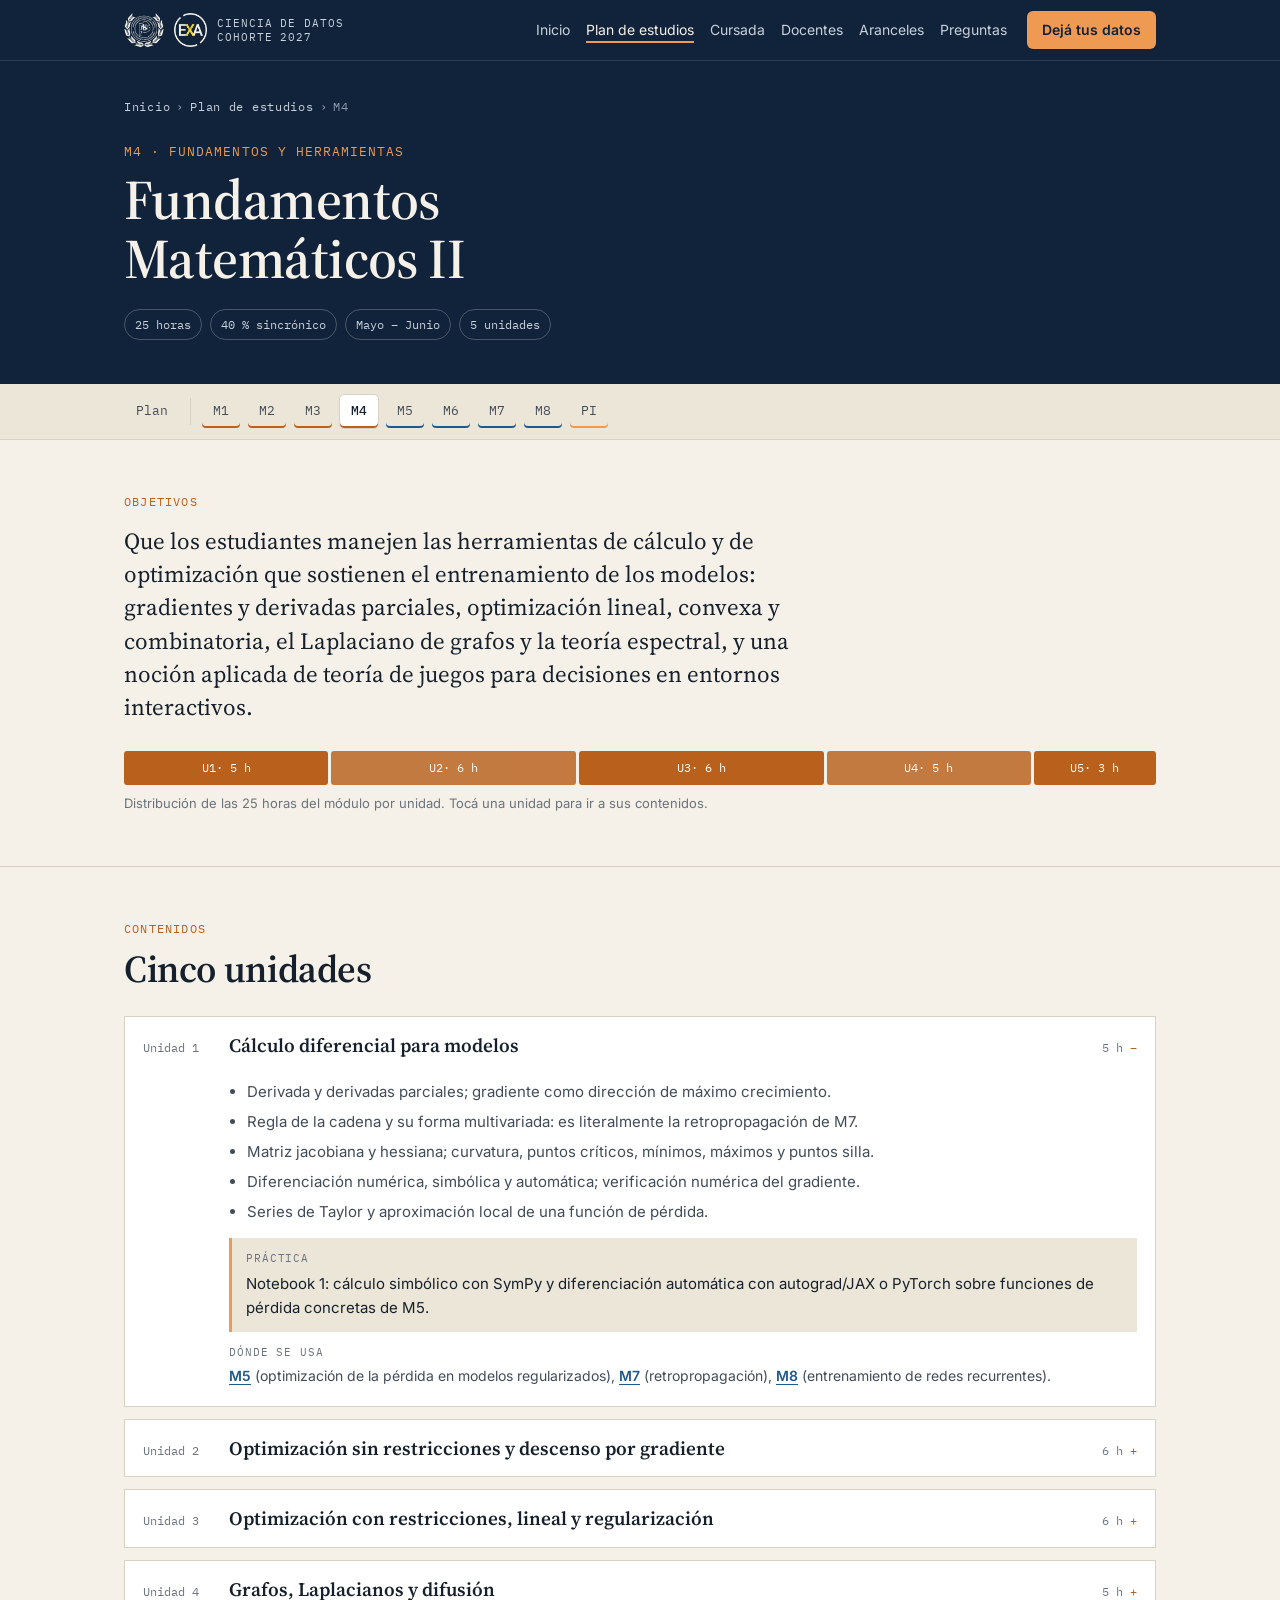
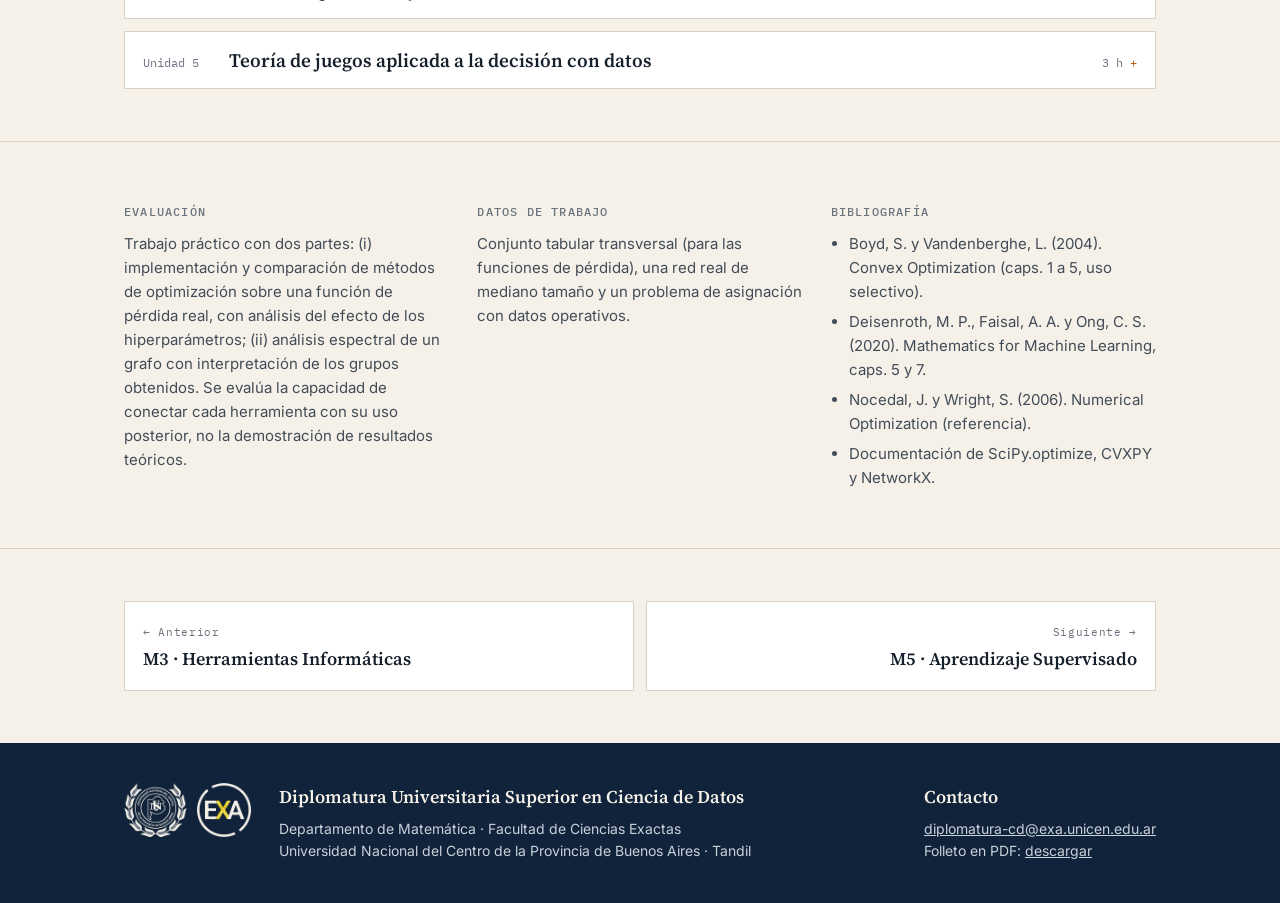
<file: plan/m4.html>
<!doctype html>
<html lang="es"><head><meta name="viewport" content="width=device-width, initial-scale=1">
<meta name="robots" content="noindex, nofollow, noarchive">
<meta charset="utf-8">
<title>M4 · Fundamentos Matemáticos II · Ciencia de Datos UNCPBA</title>
<meta name="description" content="Programa del módulo 4: Fundamentos Matemáticos II.">
<link rel="preconnect" href="https://fonts.googleapis.com">
<link rel="preconnect" href="https://fonts.gstatic.com" crossorigin>
<link rel="stylesheet" href="https://fonts.googleapis.com/css2?family=Source+Serif+4:ital,opsz,wght@0,8..60,400;0,8..60,600;1,8..60,400&family=Inter:wght@400;500;600;700&family=IBM+Plex+Mono:wght@400;500&display=swap">
<link rel="stylesheet" href="../assets/site.css">
</head><body>
<nav class="top" aria-label="Secciones">
  <div class="wrap">
    <a class="brand" href="../index.html"><img src="../assets/uncpba.png" alt="UNCPBA"><img src="../assets/exactas.png" alt="Facultad de Ciencias Exactas"><span>Ciencia de Datos<br>Cohorte 2027</span></a>
    <ul class="nav-links">
      <li><a href="../index.html">Inicio</a></li>
      <li><a href="index.html" aria-current="true">Plan de estudios</a></li>
      <li><a href="../index.html#cursada">Cursada</a></li>
      <li><a href="../index.html#docentes">Docentes</a></li>
      <li><a href="../index.html#aranceles">Aranceles</a></li>
      <li><a href="../index.html#preguntas">Preguntas</a></li>
    </ul>
    <a class="btn pri sm nav-cta" href="../index.html#interes">Dejá tus datos</a>
    <details class="mnav">
      <summary aria-label="Menú"><span class="bars"></span></summary>
      <div class="mnav-panel"><div class="wrap">
        <ul>
      <li><a href="../index.html">Inicio</a></li>
      <li><a href="index.html" aria-current="true">Plan de estudios</a></li>
      <li><a href="../index.html#cursada">Cursada</a></li>
      <li><a href="../index.html#docentes">Docentes</a></li>
      <li><a href="../index.html#aranceles">Aranceles</a></li>
      <li><a href="../index.html#preguntas">Preguntas</a></li>
        </ul>
        <a class="btn pri" href="../index.html#interes">Dejá tus datos</a>
      </div></div>
    </details>
  </div>
</nav>
<header class="phero"><div class="wrap">
  <div class="crumb"><a href="../index.html">Inicio</a><span>›</span><a href="index.html">Plan de estudios</a><span>›</span><span>M4</span></div>
  <div class="gcode">M4 · Fundamentos y herramientas</div>
  <h1>Fundamentos Matemáticos II</h1>
  
  <div class="chips"><span>25 horas</span><span>40 % sincrónico</span><span>Mayo – Junio</span><span>5 unidades</span></div>
</div></header>
<nav class="modnav" aria-label="Módulos"><div class="wrap"><a href="index.html">Plan</a><span class="sep"></span><a class="f" href="m1.html" title="Fundamentos Matemáticos I">M1</a><a class="f" href="m2.html" title="Probabilidad y Estadística">M2</a><a class="f" href="m3.html" title="Herramientas Informáticas">M3</a><a class="f" href="m4.html" aria-current="page" title="Fundamentos Matemáticos II">M4</a><a class="mt" href="m5.html" title="Aprendizaje Supervisado">M5</a><a class="mt" href="m6.html" title="Aprendizaje No Supervisado">M6</a><a class="mt" href="m7.html" title="Redes Neuronales">M7</a><a class="mt" href="m8.html" title="Series Temporales y Redes Profundas">M8</a><a class="p" href="proyecto.html">PI</a></div></nav>
<main class="f-page">
<section class="s tight"><div class="wrap">
  <div class="kick">Objetivos</div>
  <p class="obj">Que los estudiantes manejen las herramientas de cálculo y de optimización que sostienen el entrenamiento de los modelos: gradientes y derivadas parciales, optimización lineal, convexa y combinatoria, el Laplaciano de grafos y la teoría espectral, y una noción aplicada de teoría de juegos para decisiones en entornos interactivos.</p>
  <div class="hbar" aria-label="Horas por unidad"><a href="#u1" style="flex:5" title="Unidad 1: Cálculo diferencial para modelos (5 h)">U1<span> · 5 h</span></a><a href="#u2" style="flex:6" title="Unidad 2: Optimización sin restricciones y descenso por gradiente (6 h)">U2<span> · 6 h</span></a><a href="#u3" style="flex:6" title="Unidad 3: Optimización con restricciones, lineal y regularización (6 h)">U3<span> · 6 h</span></a><a href="#u4" style="flex:5" title="Unidad 4: Grafos, Laplacianos y difusión (5 h)">U4<span> · 5 h</span></a><a href="#u5" style="flex:3" title="Unidad 5: Teoría de juegos aplicada a la decisión con datos (3 h)">U5<span> · 3 h</span></a></div>
  <p class="hbar-note">Distribución de las 25 horas del módulo por unidad. Tocá una unidad para ir a sus contenidos.</p>
</div></section>

<section class="s tight" id="unidades"><div class="wrap">
  <div class="kick">Contenidos</div>
  <h2>Cinco unidades</h2>
  <div class="units">
<details class="unit" id="u1" open><summary><span class="u">Unidad 1</span><b>Cálculo diferencial para modelos</b><span class="h">5 h</span></summary>
<div class="ubody"><ul><li>Derivada y derivadas parciales; gradiente como dirección de máximo crecimiento.</li><li>Regla de la cadena y su forma multivariada: es literalmente la retropropagación de M7.</li><li>Matriz jacobiana y hessiana; curvatura, puntos críticos, mínimos, máximos y puntos silla.</li><li>Diferenciación numérica, simbólica y automática; verificación numérica del gradiente.</li><li>Series de Taylor y aproximación local de una función de pérdida.</li></ul><div class="practice"><small>Práctica</small>Notebook 1: cálculo simbólico con SymPy y diferenciación automática con autograd/JAX o PyTorch sobre funciones de pérdida concretas de M5.</div><p class="dest"><small>Dónde se usa</small><a href="m5.html">M5</a> (optimización de la pérdida en modelos regularizados), <a href="m7.html">M7</a> (retropropagación), <a href="m8.html">M8</a> (entrenamiento de redes recurrentes).</p></div></details>
<details class="unit" id="u2"><summary><span class="u">Unidad 2</span><b>Optimización sin restricciones y descenso por gradiente</b><span class="h">6 h</span></summary>
<div class="ubody"><ul><li>El problema de minimización; existencia y unicidad; función objetivo de un modelo estadístico.</li><li>Convexidad de conjuntos y funciones; por qué la convexidad garantiza el óptimo global y qué se pierde sin ella.</li><li>Descenso por gradiente: tasa de aprendizaje, convergencia, mal condicionamiento y sus efectos.</li><li>Variantes: descenso estocástico y por lotes, momento, Adam; su lectura como métodos de optimización.</li><li>Métodos de segundo orden: Newton y cuasi-Newton (BFGS, L-BFGS); cuándo se usan en la práctica de la Ciencia de Datos.</li><li>Mínimos cuadrados como problema de optimización; solución cerrada frente a solución iterativa.</li></ul><div class="practice"><small>Práctica</small>Notebook 2: implementación desde cero del descenso por gradiente y de sus variantes sobre una regresión, con visualización de las trayectorias sobre las curvas de nivel.</div><p class="dest"><small>Dónde se usa</small><a href="m5.html">M5</a> (ajuste de todos los modelos lineales), <a href="m7.html">M7</a> y <a href="m8.html">M8</a> (entrenamiento), <a href="m6.html">M6</a> (funciones objetivo del agrupamiento).</p></div></details>
<details class="unit" id="u3"><summary><span class="u">Unidad 3</span><b>Optimización con restricciones, lineal y regularización</b><span class="h">6 h</span></summary>
<div class="ubody"><ul><li>Problemas con restricciones; multiplicadores de Lagrange y lectura intuitiva de las condiciones KKT.</li><li>Dualidad: enunciado y su rol en la formulación de las máquinas de vectores soporte de M5.</li><li>Programación lineal: formulación, geometría del poliedro, método símplex como caja negra, análisis de sensibilidad.</li><li>Regularización L1 y L2 como restricción sobre la norma: por qué Lasso produce coeficientes nulos y Ridge no.</li><li>Optimización combinatoria: complejidad, problemas de asignación y de recorrido, heurísticas y metaheurísticas.</li><li>Herramientas: SciPy.optimize, CVXPY y un solver de programación lineal.</li></ul><div class="practice"><small>Práctica</small>Notebook 3: un problema de asignación o de ruteo resuelto con programación lineal y comparación geométrica de Ridge frente a Lasso sobre el mismo conjunto de datos.</div><p class="dest"><small>Dónde se usa</small><a href="m5.html">M5</a> (regularización, SVM), <a href="m6.html">M6</a> (selección de variables), <a href="proyecto.html">proyecto integrador</a> (problemas de decisión).</p></div></details>
<details class="unit" id="u4"><summary><span class="u">Unidad 4</span><b>Grafos, Laplacianos y difusión</b><span class="h">5 h</span></summary>
<div class="ubody"><ul><li>Del grafo a la matriz: adyacencia, grado, incidencia (retoma M1) y Laplaciano combinatorio y normalizado.</li><li>Espectro del Laplaciano: el autovalor nulo, la conectividad, el segundo autovalor y el corte del grafo.</li><li>Clustering espectral: derivación intuitiva del algoritmo que se aplica en M6.</li><li>Ecuación de difusión sobre grafos; caminatas aleatorias, PageRank y propagación de etiquetas.</li><li>Medidas de centralidad y análisis de redes con NetworkX.</li></ul><div class="practice"><small>Práctica</small>Notebook 4: análisis espectral de una red real (colaboración, transporte o redes sociales) y particionamiento del grafo con el Laplaciano.</div><p class="dest"><small>Dónde se usa</small><a href="m6.html">M6</a> (clustering espectral, matrices de similitud), <a href="m7.html">M7</a> (panorama de redes sobre grafos), <a href="proyecto.html">proyecto integrador</a> (datos relacionales).</p></div></details>
<details class="unit" id="u5"><summary><span class="u">Unidad 5</span><b>Teoría de juegos aplicada a la decisión con datos</b><span class="h">3 h</span></summary>
<div class="ubody"><ul><li>Juegos en forma normal, estrategias, equilibrio de Nash; equilibrio en estrategias mixtas.</li><li>Juegos de suma cero y su formulación como programa lineal (enlaza con la Unidad 3).</li><li>Aprendizaje en juegos repetidos; bandidos multibrazo y el compromiso exploración-explotación.</li><li>Aplicaciones: fijación de precios, asignación de recursos, competencia entre agentes y una noción de aprendizaje adversario.</li></ul><div class="practice"><small>Práctica</small>Notebook 5: resolución de un juego de suma cero por programación lineal y simulación de un algoritmo de bandidos sobre un problema de asignación.</div><p class="dest"><small>Dónde se usa</small><a href="proyecto.html">Proyecto integrador</a>; base conceptual del entrenamiento adversario mencionado en <a href="m7.html">M7</a>.</p></div></details>
  </div>
</div></section>
<section class="s tight"><div class="wrap cols3">
  <div><h3>Evaluación</h3><p>Trabajo práctico con dos partes: (i) implementación y comparación de métodos de optimización sobre una función de pérdida real, con análisis del efecto de los hiperparámetros; (ii) análisis espectral de un grafo con interpretación de los grupos obtenidos. Se evalúa la capacidad de conectar cada herramienta con su uso posterior, no la demostración de resultados teóricos.</p></div>
  <div><h3>Datos de trabajo</h3><p>Conjunto tabular transversal (para las funciones de pérdida), una red real de mediano tamaño y un problema de asignación con datos operativos.</p></div>
  <div><h3>Bibliografía</h3><ul><li>Boyd, S. y Vandenberghe, L. (2004). Convex Optimization (caps. 1 a 5, uso selectivo).</li><li>Deisenroth, M. P., Faisal, A. A. y Ong, C. S. (2020). Mathematics for Machine Learning, caps. 5 y 7.</li><li>Nocedal, J. y Wright, S. (2006). Numerical Optimization (referencia).</li><li>Documentación de SciPy.optimize, CVXPY y NetworkX.</li></ul></div>
</div></section>
<section class="s tight"><div class="wrap pager"><a class="pv" href="m3.html"><small>← Anterior</small><b>M3 · Herramientas Informáticas</b></a><a class="nx" href="m5.html"><small>Siguiente →</small><b>M5 · Aprendizaje Supervisado</b></a></div></section>
</main>
<footer><div class="wrap">
  <span class="brand"><img src="../assets/uncpba.png" alt="UNCPBA"><img src="../assets/exactas.png" alt="Facultad de Ciencias Exactas"></span>
  <div><b>Diplomatura Universitaria Superior en Ciencia de Datos</b>Departamento de Matemática · Facultad de Ciencias Exactas<br>Universidad Nacional del Centro de la Provincia de Buenos Aires · Tandil</div>
  <div><b>Contacto</b><a href="mailto:diplomatura-cd@exa.unicen.edu.ar">diplomatura-cd@exa.unicen.edu.ar</a><br>Folleto en PDF: <a href="../assets/folleto.pdf" target="_blank" rel="noopener">descargar</a></div>
</div></footer>
<script>
(function(){var d=document.querySelector('.mnav');if(!d)return;
d.addEventListener('click',function(e){if(e.target.closest('a'))d.open=false;});
document.addEventListener('keydown',function(e){if(e.key==='Escape'&&d.open){d.open=false;d.querySelector('summary').focus();}});
document.addEventListener('click',function(e){if(d.open&&!d.contains(e.target))d.open=false;});})();
</script>
</body></html>
</file>
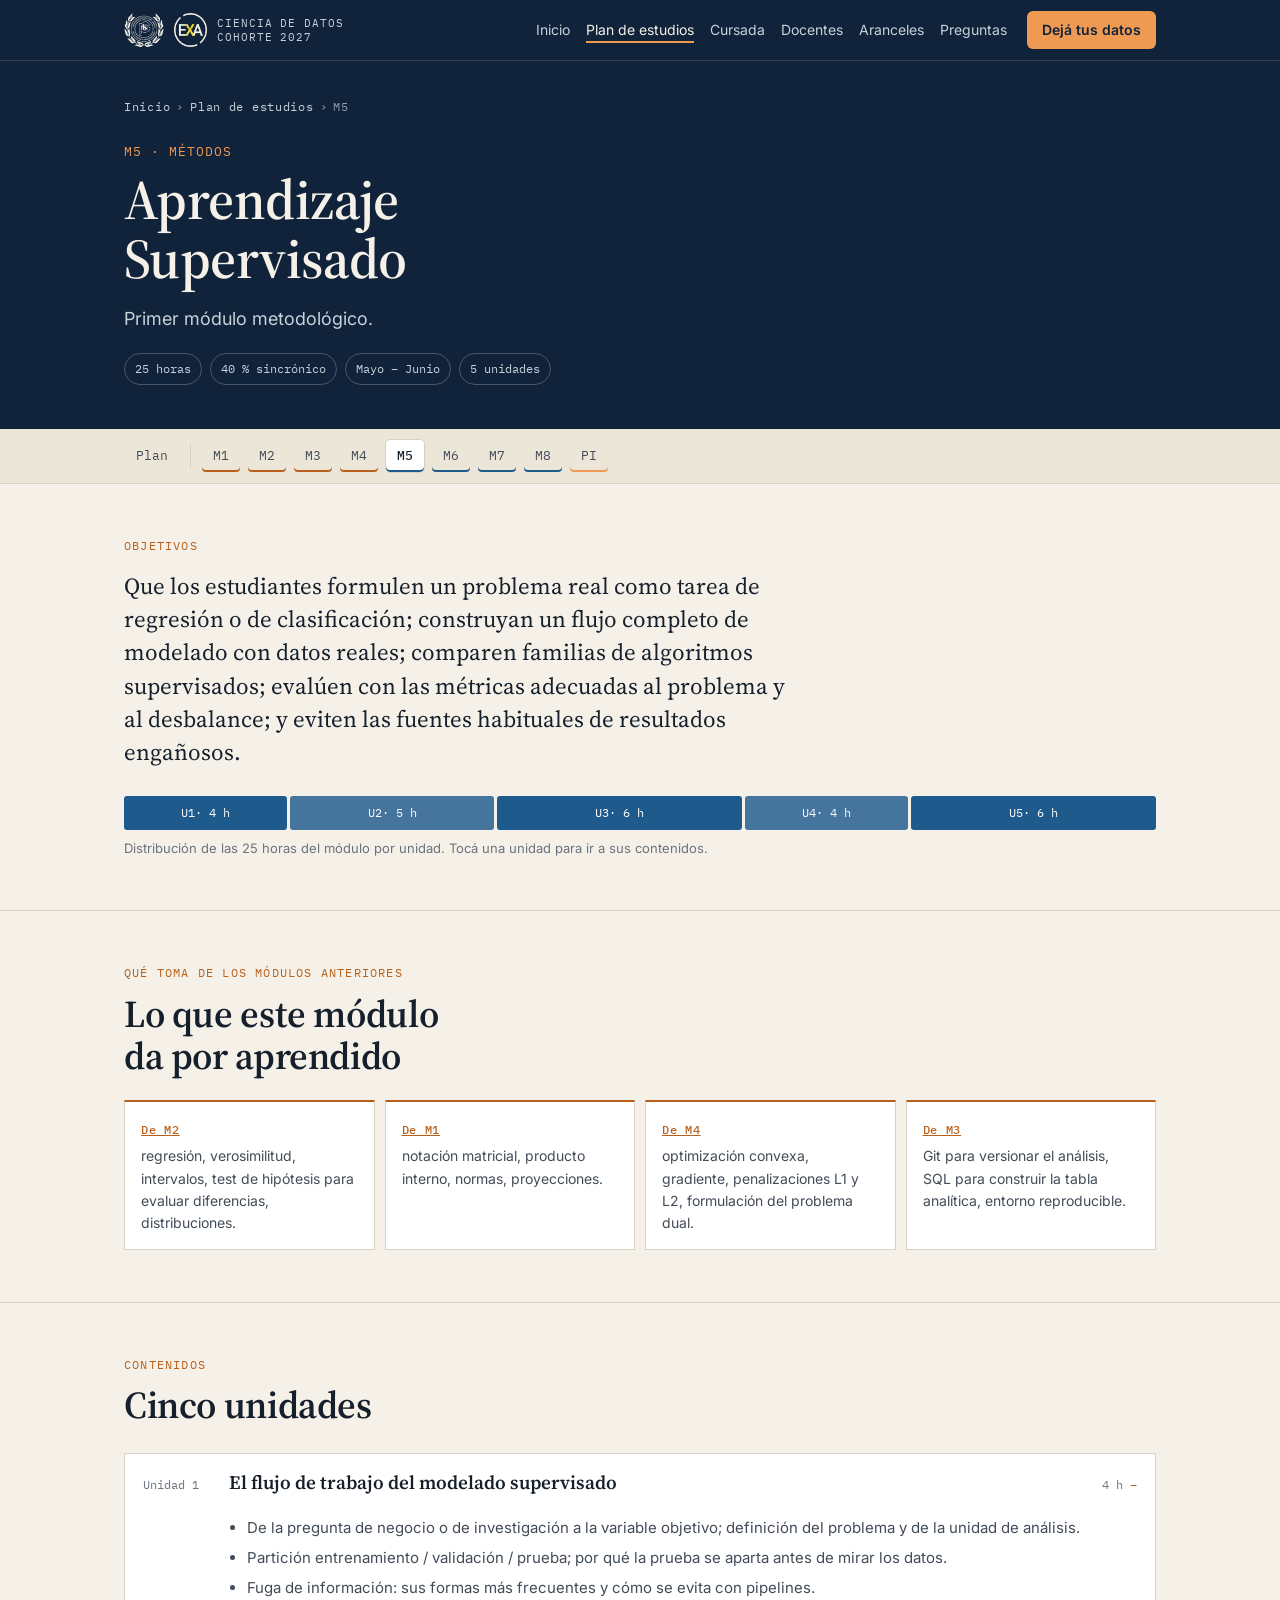
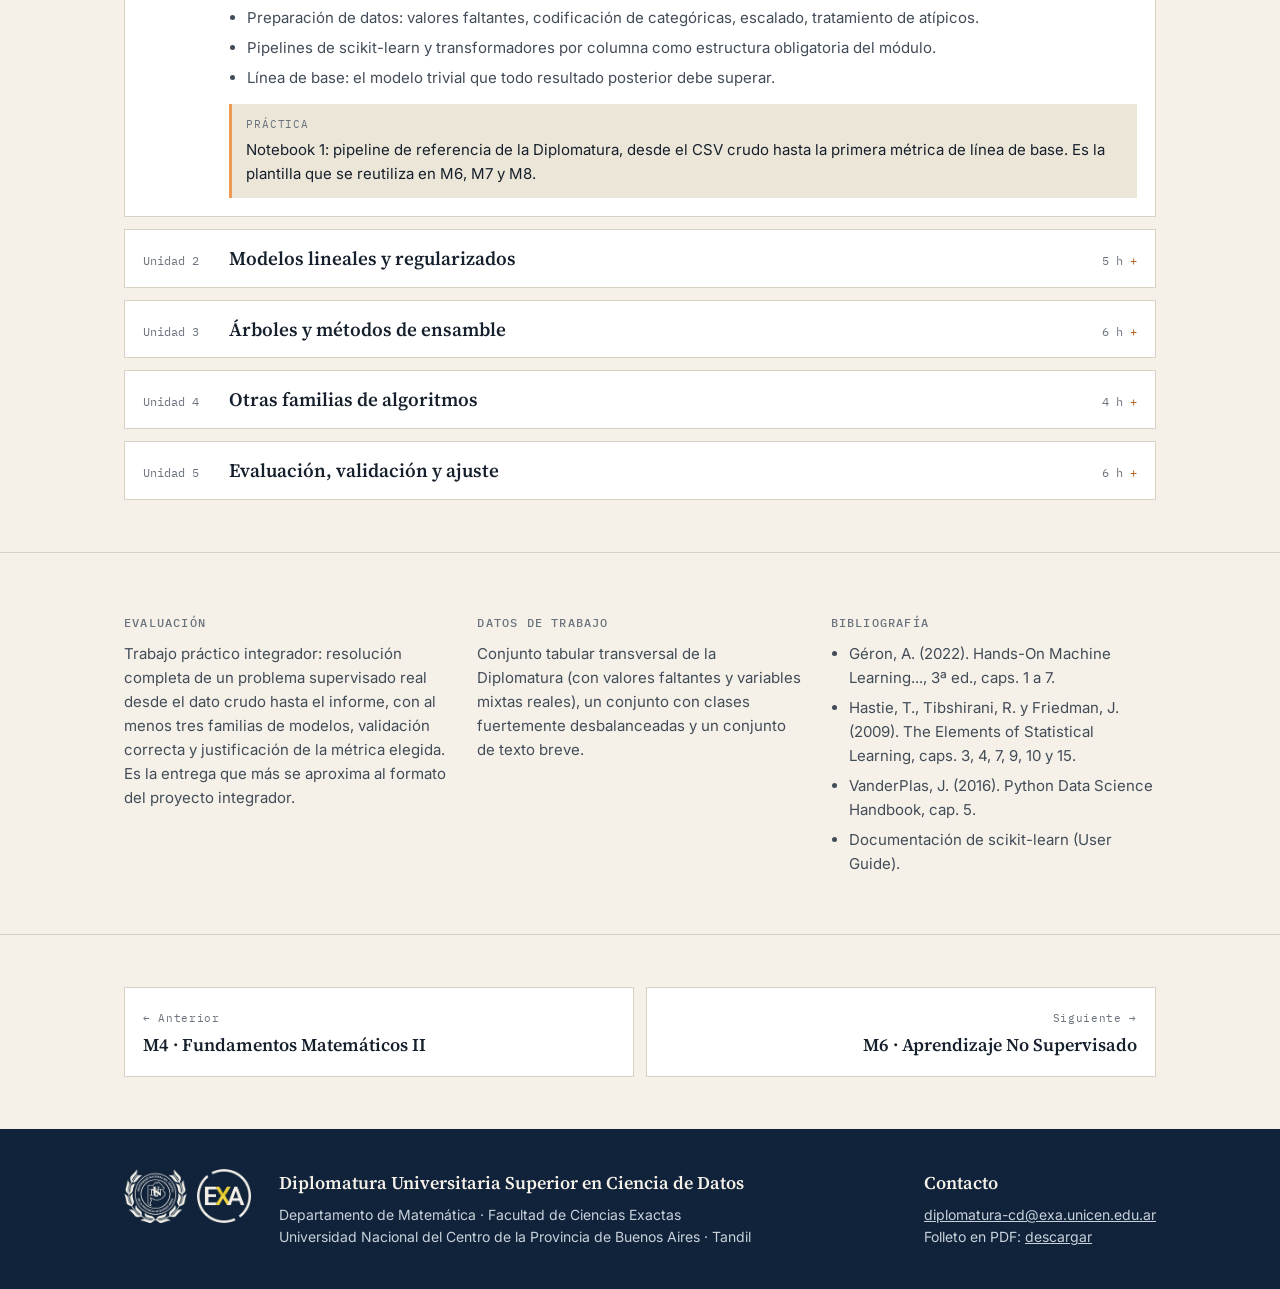
<file: plan/m5.html>
<!doctype html>
<html lang="es"><head><meta name="viewport" content="width=device-width, initial-scale=1">
<meta name="robots" content="noindex, nofollow, noarchive">
<meta charset="utf-8">
<title>M5 · Aprendizaje Supervisado · Ciencia de Datos UNCPBA</title>
<meta name="description" content="Programa del módulo 5: Aprendizaje Supervisado.">
<link rel="preconnect" href="https://fonts.googleapis.com">
<link rel="preconnect" href="https://fonts.gstatic.com" crossorigin>
<link rel="stylesheet" href="https://fonts.googleapis.com/css2?family=Source+Serif+4:ital,opsz,wght@0,8..60,400;0,8..60,600;1,8..60,400&family=Inter:wght@400;500;600;700&family=IBM+Plex+Mono:wght@400;500&display=swap">
<link rel="stylesheet" href="../assets/site.css">
</head><body>
<nav class="top" aria-label="Secciones">
  <div class="wrap">
    <a class="brand" href="../index.html"><img src="../assets/uncpba.png" alt="UNCPBA"><img src="../assets/exactas.png" alt="Facultad de Ciencias Exactas"><span>Ciencia de Datos<br>Cohorte 2027</span></a>
    <ul class="nav-links">
      <li><a href="../index.html">Inicio</a></li>
      <li><a href="index.html" aria-current="true">Plan de estudios</a></li>
      <li><a href="../index.html#cursada">Cursada</a></li>
      <li><a href="../index.html#docentes">Docentes</a></li>
      <li><a href="../index.html#aranceles">Aranceles</a></li>
      <li><a href="../index.html#preguntas">Preguntas</a></li>
    </ul>
    <a class="btn pri sm nav-cta" href="../index.html#interes">Dejá tus datos</a>
    <details class="mnav">
      <summary aria-label="Menú"><span class="bars"></span></summary>
      <div class="mnav-panel"><div class="wrap">
        <ul>
      <li><a href="../index.html">Inicio</a></li>
      <li><a href="index.html" aria-current="true">Plan de estudios</a></li>
      <li><a href="../index.html#cursada">Cursada</a></li>
      <li><a href="../index.html#docentes">Docentes</a></li>
      <li><a href="../index.html#aranceles">Aranceles</a></li>
      <li><a href="../index.html#preguntas">Preguntas</a></li>
        </ul>
        <a class="btn pri" href="../index.html#interes">Dejá tus datos</a>
      </div></div>
    </details>
  </div>
</nav>
<header class="phero"><div class="wrap">
  <div class="crumb"><a href="../index.html">Inicio</a><span>›</span><a href="index.html">Plan de estudios</a><span>›</span><span>M5</span></div>
  <div class="gcode">M5 · Métodos</div>
  <h1>Aprendizaje Supervisado</h1>
  <p class="lead">Primer módulo metodológico.</p>
  <div class="chips"><span>25 horas</span><span>40 % sincrónico</span><span>Mayo – Junio</span><span>5 unidades</span></div>
</div></header>
<nav class="modnav" aria-label="Módulos"><div class="wrap"><a href="index.html">Plan</a><span class="sep"></span><a class="f" href="m1.html" title="Fundamentos Matemáticos I">M1</a><a class="f" href="m2.html" title="Probabilidad y Estadística">M2</a><a class="f" href="m3.html" title="Herramientas Informáticas">M3</a><a class="f" href="m4.html" title="Fundamentos Matemáticos II">M4</a><a class="mt" href="m5.html" aria-current="page" title="Aprendizaje Supervisado">M5</a><a class="mt" href="m6.html" title="Aprendizaje No Supervisado">M6</a><a class="mt" href="m7.html" title="Redes Neuronales">M7</a><a class="mt" href="m8.html" title="Series Temporales y Redes Profundas">M8</a><a class="p" href="proyecto.html">PI</a></div></nav>
<main class="m-page">
<section class="s tight"><div class="wrap">
  <div class="kick">Objetivos</div>
  <p class="obj">Que los estudiantes formulen un problema real como tarea de regresión o de clasificación; construyan un flujo completo de modelado con datos reales; comparen familias de algoritmos supervisados; evalúen con las métricas adecuadas al problema y al desbalance; y eviten las fuentes habituales de resultados engañosos.</p>
  <div class="hbar" aria-label="Horas por unidad"><a href="#u1" style="flex:4" title="Unidad 1: El flujo de trabajo del modelado supervisado (4 h)">U1<span> · 4 h</span></a><a href="#u2" style="flex:5" title="Unidad 2: Modelos lineales y regularizados (5 h)">U2<span> · 5 h</span></a><a href="#u3" style="flex:6" title="Unidad 3: Árboles y métodos de ensamble (6 h)">U3<span> · 6 h</span></a><a href="#u4" style="flex:4" title="Unidad 4: Otras familias de algoritmos (4 h)">U4<span> · 4 h</span></a><a href="#u5" style="flex:6" title="Unidad 5: Evaluación, validación y ajuste (6 h)">U5<span> · 6 h</span></a></div>
  <p class="hbar-note">Distribución de las 25 horas del módulo por unidad. Tocá una unidad para ir a sus contenidos.</p>
</div></section>
<section class="s tight"><div class="wrap">
  <div class="kick">Qué toma de los módulos anteriores</div>
  <h2>Lo que este módulo da por aprendido</h2>
  <div class="needs"><div><b><a href="m2.html">De M2</a></b><p>regresión, verosimilitud, intervalos, test de hipótesis para evaluar diferencias, distribuciones.</p></div><div><b><a href="m1.html">De M1</a></b><p>notación matricial, producto interno, normas, proyecciones.</p></div><div><b><a href="m4.html">De M4</a></b><p>optimización convexa, gradiente, penalizaciones L1 y L2, formulación del problema dual.</p></div><div><b><a href="m3.html">De M3</a></b><p>Git para versionar el análisis, SQL para construir la tabla analítica, entorno reproducible.</p></div></div>
</div></section>
<section class="s tight" id="unidades"><div class="wrap">
  <div class="kick">Contenidos</div>
  <h2>Cinco unidades</h2>
  <div class="units">
<details class="unit" id="u1" open><summary><span class="u">Unidad 1</span><b>El flujo de trabajo del modelado supervisado</b><span class="h">4 h</span></summary>
<div class="ubody"><ul><li>De la pregunta de negocio o de investigación a la variable objetivo; definición del problema y de la unidad de análisis.</li><li>Partición entrenamiento / validación / prueba; por qué la prueba se aparta antes de mirar los datos.</li><li>Fuga de información: sus formas más frecuentes y cómo se evita con pipelines.</li><li>Preparación de datos: valores faltantes, codificación de categóricas, escalado, tratamiento de atípicos.</li><li>Pipelines de scikit-learn y transformadores por columna como estructura obligatoria del módulo.</li><li>Línea de base: el modelo trivial que todo resultado posterior debe superar.</li></ul><div class="practice"><small>Práctica</small>Notebook 1: pipeline de referencia de la Diplomatura, desde el CSV crudo hasta la primera métrica de línea de base. Es la plantilla que se reutiliza en M6, M7 y M8.</div></div></details>
<details class="unit" id="u2"><summary><span class="u">Unidad 2</span><b>Modelos lineales y regularizados</b><span class="h">5 h</span></summary>
<div class="ubody"><ul><li>Regresión lineal como modelo predictivo: supuestos, interpretación de coeficientes, diagnóstico de residuos (retoma M2).</li><li>Compromiso sesgo-varianza; sobreajuste y subajuste en términos operativos.</li><li>Ridge, Lasso y Elastic Net: la regularización como problema de optimización con penalización (usa M4); selección de variables por Lasso.</li><li>Regresión logística: función logística, verosimilitud, odds e interpretación de coeficientes.</li><li>Umbral de decisión: por qué 0,5 no es una elección neutral; curvas ROC y precisión-exhaustividad.</li><li>Modelos lineales generalizados como panorama: Poisson y conteos.</li></ul><div class="practice"><small>Práctica</small>Notebook 2: regresión regularizada sobre un problema de predicción numérica y regresión logística sobre uno de clasificación binaria, con interpretación de los coeficientes.</div></div></details>
<details class="unit" id="u3"><summary><span class="u">Unidad 3</span><b>Árboles y métodos de ensamble</b><span class="h">6 h</span></summary>
<div class="ubody"><ul><li>Árbol de decisión: criterios de división (Gini, entropía, reducción de varianza), profundidad, poda, interpretabilidad.</li><li>Bagging y Random Forest: aleatorización, muestras fuera de bolsa, importancia de variables y sus sesgos.</li><li>Boosting: AdaBoost, Gradient Boosting y las implementaciones actuales (XGBoost, LightGBM); hiperparámetros que importan.</li><li>Por qué los ensambles de árboles son la referencia práctica en datos tabulares.</li><li>Interpretación de modelos complejos: importancia por permutación, dependencia parcial, valores SHAP como panorama.</li></ul><div class="practice"><small>Práctica</small>Notebook 3: comparación de árbol, Random Forest y gradient boosting sobre el mismo problema, con análisis de importancia de variables e interpretación de los resultados.</div></div></details>
<details class="unit" id="u4"><summary><span class="u">Unidad 4</span><b>Otras familias de algoritmos</b><span class="h">4 h</span></summary>
<div class="ubody"><ul><li>K vecinos más cercanos: métrica, elección de k, costo computacional, efecto de la dimensionalidad.</li><li>Máquinas de vectores soporte: margen máximo, margen blando, núcleos lineal, polinómico y radial; el problema dual como problema de optimización (usa M4).</li><li>Naive Bayes: independencia condicional, variantes gaussiana y multinomial, uso en texto.</li><li>Criterios de selección de familia según tamaño de datos, tipo de variables, necesidad de interpretación y tiempo de cómputo.</li></ul><div class="practice"><small>Práctica</small>Notebook 4: KNN, SVM y Naive Bayes sobre un problema de clasificación de texto o de datos tabulares, con discusión del costo y del desempeño.</div></div></details>
<details class="unit" id="u5"><summary><span class="u">Unidad 5</span><b>Evaluación, validación y ajuste</b><span class="h">6 h</span></summary>
<div class="ubody"><ul><li>Métricas de regresión: MAE, RMSE, R², error porcentual; cuál corresponde a cada problema.</li><li>Métricas de clasificación: matriz de confusión, exactitud, precisión, exhaustividad, F1, AUC-ROC, AUC-PR.</li><li>Clases desbalanceadas: por qué la exactitud engaña; remuestreo, pesos de clase, SMOTE, ajuste del umbral.</li><li>Validación cruzada: k-fold, estratificada, por grupos, anidada; su uso correcto con búsqueda de hiperparámetros.</li><li>Búsqueda de hiperparámetros: grilla, aleatoria y bayesiana; presupuesto de cómputo.</li><li>Calibración de probabilidades; comparación estadística de modelos y significancia de las diferencias.</li><li>Comunicación de resultados: qué informar y qué no; errores frecuentes en informes de modelos.</li></ul><div class="practice"><small>Práctica</small>Notebook 5: validación cruzada anidada con búsqueda de hiperparámetros y comparación final de todos los modelos del módulo, con tabla de resultados e informe.</div></div></details>
  </div>
</div></section>
<section class="s tight"><div class="wrap cols3">
  <div><h3>Evaluación</h3><p>Trabajo práctico integrador: resolución completa de un problema supervisado real desde el dato crudo hasta el informe, con al menos tres familias de modelos, validación correcta y justificación de la métrica elegida. Es la entrega que más se aproxima al formato del proyecto integrador.</p></div>
  <div><h3>Datos de trabajo</h3><p>Conjunto tabular transversal de la Diplomatura (con valores faltantes y variables mixtas reales), un conjunto con clases fuertemente desbalanceadas y un conjunto de texto breve.</p></div>
  <div><h3>Bibliografía</h3><ul><li>Géron, A. (2022). Hands-On Machine Learning..., 3ª ed., caps. 1 a 7.</li><li>Hastie, T., Tibshirani, R. y Friedman, J. (2009). The Elements of Statistical Learning, caps. 3, 4, 7, 9, 10 y 15.</li><li>VanderPlas, J. (2016). Python Data Science Handbook, cap. 5.</li><li>Documentación de scikit-learn (User Guide).</li></ul></div>
</div></section>
<section class="s tight"><div class="wrap pager"><a class="pv" href="m4.html"><small>← Anterior</small><b>M4 · Fundamentos Matemáticos II</b></a><a class="nx" href="m6.html"><small>Siguiente →</small><b>M6 · Aprendizaje No Supervisado</b></a></div></section>
</main>
<footer><div class="wrap">
  <span class="brand"><img src="../assets/uncpba.png" alt="UNCPBA"><img src="../assets/exactas.png" alt="Facultad de Ciencias Exactas"></span>
  <div><b>Diplomatura Universitaria Superior en Ciencia de Datos</b>Departamento de Matemática · Facultad de Ciencias Exactas<br>Universidad Nacional del Centro de la Provincia de Buenos Aires · Tandil</div>
  <div><b>Contacto</b><a href="mailto:diplomatura-cd@exa.unicen.edu.ar">diplomatura-cd@exa.unicen.edu.ar</a><br>Folleto en PDF: <a href="../assets/folleto.pdf" target="_blank" rel="noopener">descargar</a></div>
</div></footer>
<script>
(function(){var d=document.querySelector('.mnav');if(!d)return;
d.addEventListener('click',function(e){if(e.target.closest('a'))d.open=false;});
document.addEventListener('keydown',function(e){if(e.key==='Escape'&&d.open){d.open=false;d.querySelector('summary').focus();}});
document.addEventListener('click',function(e){if(d.open&&!d.contains(e.target))d.open=false;});})();
</script>
</body></html>
</file>
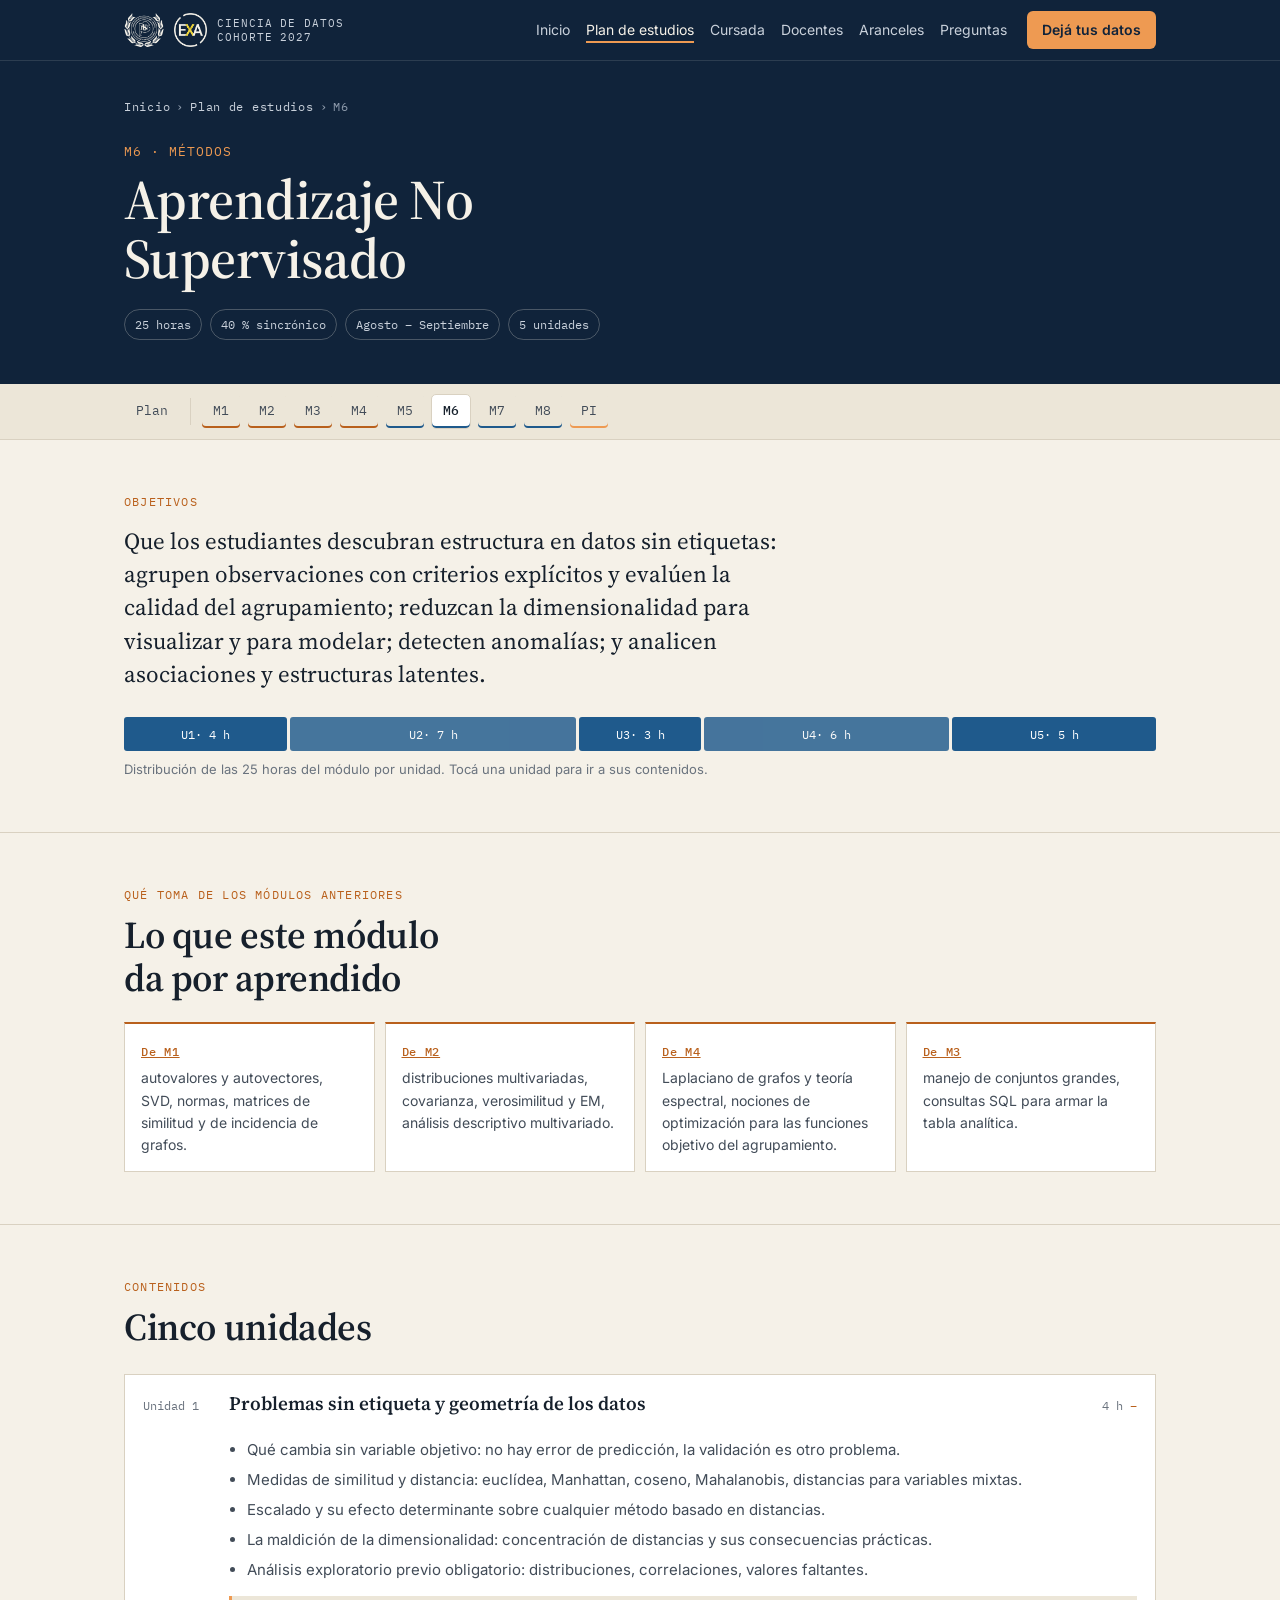
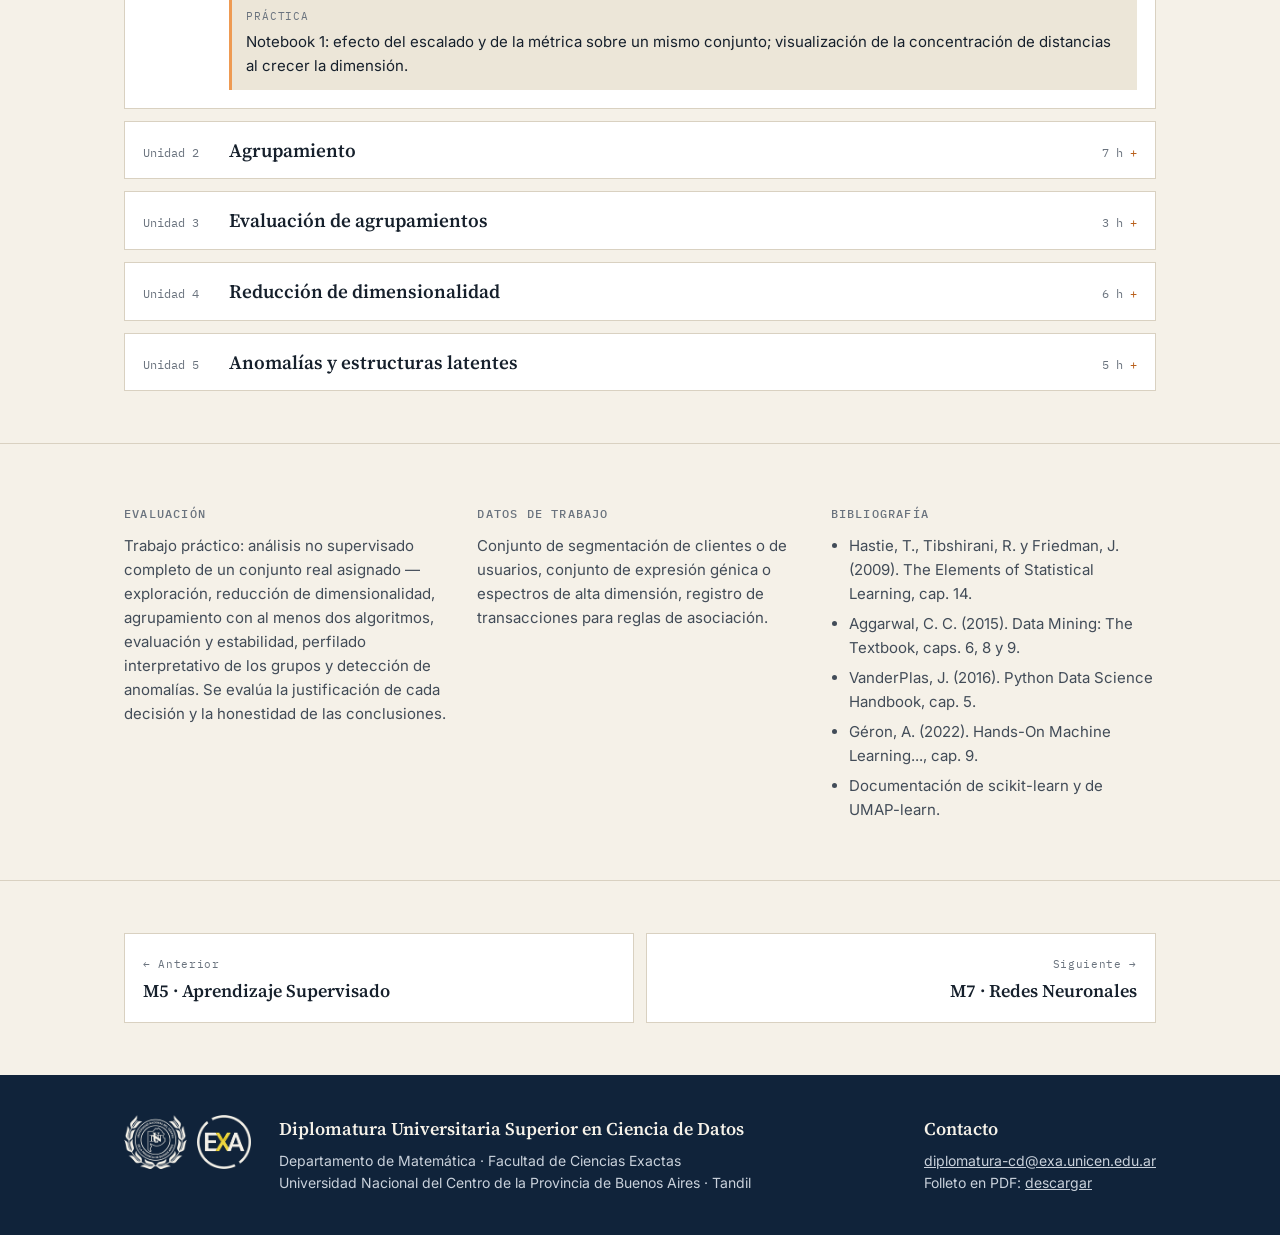
<file: plan/m6.html>
<!doctype html>
<html lang="es"><head><meta name="viewport" content="width=device-width, initial-scale=1">
<meta name="robots" content="noindex, nofollow, noarchive">
<meta charset="utf-8">
<title>M6 · Aprendizaje No Supervisado · Ciencia de Datos UNCPBA</title>
<meta name="description" content="Programa del módulo 6: Aprendizaje No Supervisado.">
<link rel="preconnect" href="https://fonts.googleapis.com">
<link rel="preconnect" href="https://fonts.gstatic.com" crossorigin>
<link rel="stylesheet" href="https://fonts.googleapis.com/css2?family=Source+Serif+4:ital,opsz,wght@0,8..60,400;0,8..60,600;1,8..60,400&family=Inter:wght@400;500;600;700&family=IBM+Plex+Mono:wght@400;500&display=swap">
<link rel="stylesheet" href="../assets/site.css">
</head><body>
<nav class="top" aria-label="Secciones">
  <div class="wrap">
    <a class="brand" href="../index.html"><img src="../assets/uncpba.png" alt="UNCPBA"><img src="../assets/exactas.png" alt="Facultad de Ciencias Exactas"><span>Ciencia de Datos<br>Cohorte 2027</span></a>
    <ul class="nav-links">
      <li><a href="../index.html">Inicio</a></li>
      <li><a href="index.html" aria-current="true">Plan de estudios</a></li>
      <li><a href="../index.html#cursada">Cursada</a></li>
      <li><a href="../index.html#docentes">Docentes</a></li>
      <li><a href="../index.html#aranceles">Aranceles</a></li>
      <li><a href="../index.html#preguntas">Preguntas</a></li>
    </ul>
    <a class="btn pri sm nav-cta" href="../index.html#interes">Dejá tus datos</a>
    <details class="mnav">
      <summary aria-label="Menú"><span class="bars"></span></summary>
      <div class="mnav-panel"><div class="wrap">
        <ul>
      <li><a href="../index.html">Inicio</a></li>
      <li><a href="index.html" aria-current="true">Plan de estudios</a></li>
      <li><a href="../index.html#cursada">Cursada</a></li>
      <li><a href="../index.html#docentes">Docentes</a></li>
      <li><a href="../index.html#aranceles">Aranceles</a></li>
      <li><a href="../index.html#preguntas">Preguntas</a></li>
        </ul>
        <a class="btn pri" href="../index.html#interes">Dejá tus datos</a>
      </div></div>
    </details>
  </div>
</nav>
<header class="phero"><div class="wrap">
  <div class="crumb"><a href="../index.html">Inicio</a><span>›</span><a href="index.html">Plan de estudios</a><span>›</span><span>M6</span></div>
  <div class="gcode">M6 · Métodos</div>
  <h1>Aprendizaje No Supervisado</h1>
  
  <div class="chips"><span>25 horas</span><span>40 % sincrónico</span><span>Agosto – Septiembre</span><span>5 unidades</span></div>
</div></header>
<nav class="modnav" aria-label="Módulos"><div class="wrap"><a href="index.html">Plan</a><span class="sep"></span><a class="f" href="m1.html" title="Fundamentos Matemáticos I">M1</a><a class="f" href="m2.html" title="Probabilidad y Estadística">M2</a><a class="f" href="m3.html" title="Herramientas Informáticas">M3</a><a class="f" href="m4.html" title="Fundamentos Matemáticos II">M4</a><a class="mt" href="m5.html" title="Aprendizaje Supervisado">M5</a><a class="mt" href="m6.html" aria-current="page" title="Aprendizaje No Supervisado">M6</a><a class="mt" href="m7.html" title="Redes Neuronales">M7</a><a class="mt" href="m8.html" title="Series Temporales y Redes Profundas">M8</a><a class="p" href="proyecto.html">PI</a></div></nav>
<main class="m-page">
<section class="s tight"><div class="wrap">
  <div class="kick">Objetivos</div>
  <p class="obj">Que los estudiantes descubran estructura en datos sin etiquetas: agrupen observaciones con criterios explícitos y evalúen la calidad del agrupamiento; reduzcan la dimensionalidad para visualizar y para modelar; detecten anomalías; y analicen asociaciones y estructuras latentes.</p>
  <div class="hbar" aria-label="Horas por unidad"><a href="#u1" style="flex:4" title="Unidad 1: Problemas sin etiqueta y geometría de los datos (4 h)">U1<span> · 4 h</span></a><a href="#u2" style="flex:7" title="Unidad 2: Agrupamiento (7 h)">U2<span> · 7 h</span></a><a href="#u3" style="flex:3" title="Unidad 3: Evaluación de agrupamientos (3 h)">U3<span> · 3 h</span></a><a href="#u4" style="flex:6" title="Unidad 4: Reducción de dimensionalidad (6 h)">U4<span> · 6 h</span></a><a href="#u5" style="flex:5" title="Unidad 5: Anomalías y estructuras latentes (5 h)">U5<span> · 5 h</span></a></div>
  <p class="hbar-note">Distribución de las 25 horas del módulo por unidad. Tocá una unidad para ir a sus contenidos.</p>
</div></section>
<section class="s tight"><div class="wrap">
  <div class="kick">Qué toma de los módulos anteriores</div>
  <h2>Lo que este módulo da por aprendido</h2>
  <div class="needs"><div><b><a href="m1.html">De M1</a></b><p>autovalores y autovectores, SVD, normas, matrices de similitud y de incidencia de grafos.</p></div><div><b><a href="m2.html">De M2</a></b><p>distribuciones multivariadas, covarianza, verosimilitud y EM, análisis descriptivo multivariado.</p></div><div><b><a href="m4.html">De M4</a></b><p>Laplaciano de grafos y teoría espectral, nociones de optimización para las funciones objetivo del agrupamiento.</p></div><div><b><a href="m3.html">De M3</a></b><p>manejo de conjuntos grandes, consultas SQL para armar la tabla analítica.</p></div></div>
</div></section>
<section class="s tight" id="unidades"><div class="wrap">
  <div class="kick">Contenidos</div>
  <h2>Cinco unidades</h2>
  <div class="units">
<details class="unit" id="u1" open><summary><span class="u">Unidad 1</span><b>Problemas sin etiqueta y geometría de los datos</b><span class="h">4 h</span></summary>
<div class="ubody"><ul><li>Qué cambia sin variable objetivo: no hay error de predicción, la validación es otro problema.</li><li>Medidas de similitud y distancia: euclídea, Manhattan, coseno, Mahalanobis, distancias para variables mixtas.</li><li>Escalado y su efecto determinante sobre cualquier método basado en distancias.</li><li>La maldición de la dimensionalidad: concentración de distancias y sus consecuencias prácticas.</li><li>Análisis exploratorio previo obligatorio: distribuciones, correlaciones, valores faltantes.</li></ul><div class="practice"><small>Práctica</small>Notebook 1: efecto del escalado y de la métrica sobre un mismo conjunto; visualización de la concentración de distancias al crecer la dimensión.</div></div></details>
<details class="unit" id="u2"><summary><span class="u">Unidad 2</span><b>Agrupamiento</b><span class="h">7 h</span></summary>
<div class="ubody"><ul><li>K-Means: función objetivo, algoritmo de Lloyd, inicialización k-means++, sensibilidad a la escala y a la forma de los grupos.</li><li>Elección de k: codo, silueta, criterio de Calinski-Harabasz, estadístico de brecha; por qué no hay respuesta única.</li><li>Agrupamiento jerárquico: enlaces, dendrograma, corte del árbol.</li><li>DBSCAN y HDBSCAN: densidad, parámetros eps y min_samples, grupos de forma arbitraria y puntos de ruido.</li><li>Modelos de mezcla gaussiana y agrupamiento probabilístico; algoritmo EM y asignación blanda (retoma verosimilitud de M2).</li><li>Clustering espectral: del grafo de similitud al Laplaciano y a sus autovectores (usa directamente M1 y M4).</li><li>Interpretación y perfilado de los grupos obtenidos: cómo describir un cluster para un destinatario no técnico.</li></ul><div class="practice"><small>Práctica</small>Notebook 2: comparación sistemática de cinco algoritmos sobre datos sintéticos con estructuras distintas y sobre un conjunto real de segmentación.</div></div></details>
<details class="unit" id="u3"><summary><span class="u">Unidad 3</span><b>Evaluación de agrupamientos</b><span class="h">3 h</span></summary>
<div class="ubody"><ul><li>Índices internos: silueta, Davies-Bouldin, Calinski-Harabasz; qué mide cada uno y sus sesgos.</li><li>Índices externos cuando existe una etiqueta parcial: Rand ajustado, información mutua normalizada.</li><li>Estabilidad del agrupamiento frente a remuestreo y a semillas; validación por bootstrap.</li><li>Errores frecuentes: forzar k, interpretar ruido como grupo, comparar índices entre métricas distintas.</li></ul><div class="practice"><small>Práctica</small>Notebook 3: función reutilizable de evaluación y análisis de estabilidad de las soluciones de la Unidad 2.</div></div></details>
<details class="unit" id="u4"><summary><span class="u">Unidad 4</span><b>Reducción de dimensionalidad</b><span class="h">6 h</span></summary>
<div class="ubody"><ul><li>PCA: varianza explicada, componentes, biplot, elección del número de componentes; su equivalencia con la SVD vista en M1.</li><li>PCA para preprocesar antes de modelar en M5 y M7; cuándo mejora y cuándo destruye señal.</li><li>Métodos no lineales: t-SNE y UMAP; parámetros críticos, lectura correcta del gráfico resultante y sus abusos habituales.</li><li>Factorización de matrices no negativas y su lectura como temas o partes.</li><li>Autocodificadores como reducción no lineal: se enuncia aquí y se implementa en M7.</li><li>Selección de variables frente a extracción de variables: criterios de decisión.</li></ul><div class="practice"><small>Práctica</small>Notebook 4: PCA + t-SNE/UMAP sobre un conjunto de alta dimensión, con lectura crítica de qué conclusiones se pueden y no se pueden extraer del mapa.</div></div></details>
<details class="unit" id="u5"><summary><span class="u">Unidad 5</span><b>Anomalías y estructuras latentes</b><span class="h">5 h</span></summary>
<div class="ubody"><ul><li>Detección de anomalías: enfoque estadístico, distancia al vecindario (LOF), Isolation Forest, One-Class SVM, error de reconstrucción.</li><li>Anomalía contextual y colectiva; el problema del desbalance extremo y de la evaluación sin etiquetas.</li><li>Reglas de asociación: soporte, confianza, lift, algoritmo Apriori y FP-Growth; análisis de canasta de compra.</li><li>Estructuras latentes en texto: representación vectorial, LSA/LDA como panorama.</li><li>Integración: el análisis no supervisado como etapa exploratoria previa al modelado supervisado del proyecto integrador.</li></ul><div class="practice"><small>Práctica</small>Notebook 5: detección de anomalías sobre transacciones o registros de sensores, y reglas de asociación sobre un conjunto de transacciones comerciales.</div></div></details>
  </div>
</div></section>
<section class="s tight"><div class="wrap cols3">
  <div><h3>Evaluación</h3><p>Trabajo práctico: análisis no supervisado completo de un conjunto real asignado — exploración, reducción de dimensionalidad, agrupamiento con al menos dos algoritmos, evaluación y estabilidad, perfilado interpretativo de los grupos y detección de anomalías. Se evalúa la justificación de cada decisión y la honestidad de las conclusiones.</p></div>
  <div><h3>Datos de trabajo</h3><p>Conjunto de segmentación de clientes o de usuarios, conjunto de expresión génica o espectros de alta dimensión, registro de transacciones para reglas de asociación.</p></div>
  <div><h3>Bibliografía</h3><ul><li>Hastie, T., Tibshirani, R. y Friedman, J. (2009). The Elements of Statistical Learning, cap. 14.</li><li>Aggarwal, C. C. (2015). Data Mining: The Textbook, caps. 6, 8 y 9.</li><li>VanderPlas, J. (2016). Python Data Science Handbook, cap. 5.</li><li>Géron, A. (2022). Hands-On Machine Learning..., cap. 9.</li><li>Documentación de scikit-learn y de UMAP-learn.</li></ul></div>
</div></section>
<section class="s tight"><div class="wrap pager"><a class="pv" href="m5.html"><small>← Anterior</small><b>M5 · Aprendizaje Supervisado</b></a><a class="nx" href="m7.html"><small>Siguiente →</small><b>M7 · Redes Neuronales</b></a></div></section>
</main>
<footer><div class="wrap">
  <span class="brand"><img src="../assets/uncpba.png" alt="UNCPBA"><img src="../assets/exactas.png" alt="Facultad de Ciencias Exactas"></span>
  <div><b>Diplomatura Universitaria Superior en Ciencia de Datos</b>Departamento de Matemática · Facultad de Ciencias Exactas<br>Universidad Nacional del Centro de la Provincia de Buenos Aires · Tandil</div>
  <div><b>Contacto</b><a href="mailto:diplomatura-cd@exa.unicen.edu.ar">diplomatura-cd@exa.unicen.edu.ar</a><br>Folleto en PDF: <a href="../assets/folleto.pdf" target="_blank" rel="noopener">descargar</a></div>
</div></footer>
<script>
(function(){var d=document.querySelector('.mnav');if(!d)return;
d.addEventListener('click',function(e){if(e.target.closest('a'))d.open=false;});
document.addEventListener('keydown',function(e){if(e.key==='Escape'&&d.open){d.open=false;d.querySelector('summary').focus();}});
document.addEventListener('click',function(e){if(d.open&&!d.contains(e.target))d.open=false;});})();
</script>
</body></html>
</file>
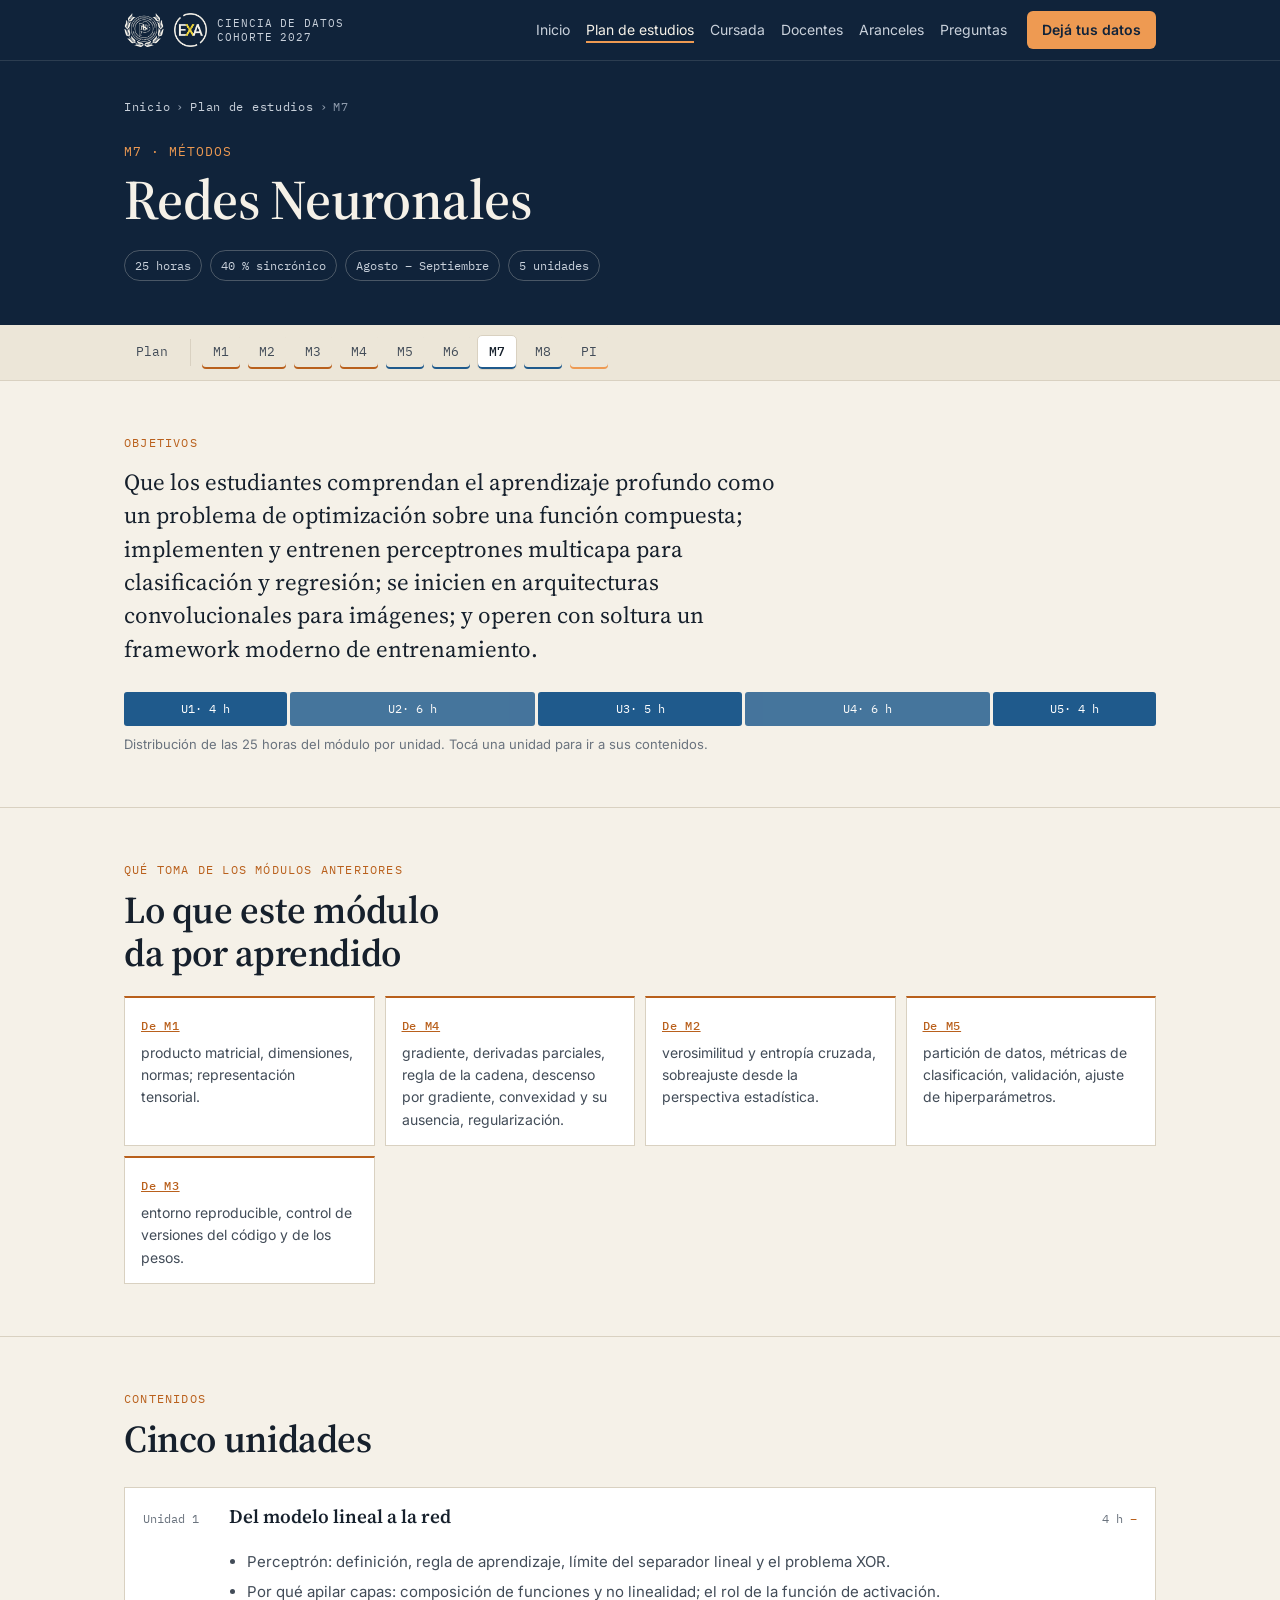
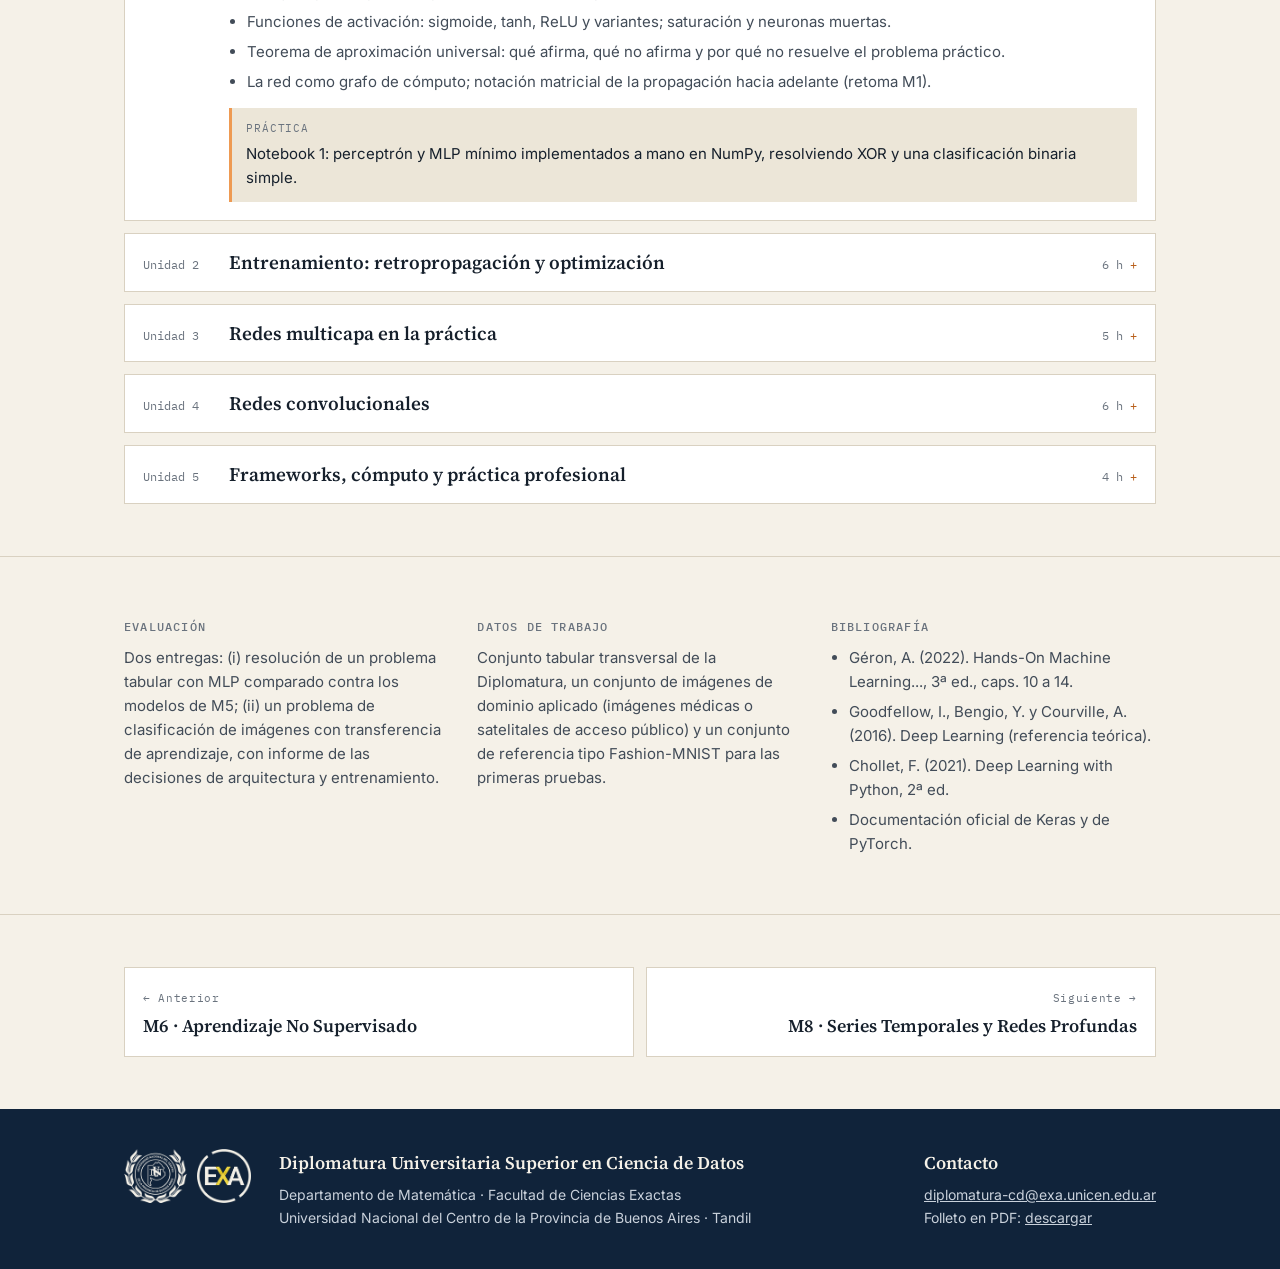
<file: plan/m7.html>
<!doctype html>
<html lang="es"><head><meta name="viewport" content="width=device-width, initial-scale=1">
<meta name="robots" content="noindex, nofollow, noarchive">
<meta charset="utf-8">
<title>M7 · Redes Neuronales · Ciencia de Datos UNCPBA</title>
<meta name="description" content="Programa del módulo 7: Redes Neuronales.">
<link rel="preconnect" href="https://fonts.googleapis.com">
<link rel="preconnect" href="https://fonts.gstatic.com" crossorigin>
<link rel="stylesheet" href="https://fonts.googleapis.com/css2?family=Source+Serif+4:ital,opsz,wght@0,8..60,400;0,8..60,600;1,8..60,400&family=Inter:wght@400;500;600;700&family=IBM+Plex+Mono:wght@400;500&display=swap">
<link rel="stylesheet" href="../assets/site.css">
</head><body>
<nav class="top" aria-label="Secciones">
  <div class="wrap">
    <a class="brand" href="../index.html"><img src="../assets/uncpba.png" alt="UNCPBA"><img src="../assets/exactas.png" alt="Facultad de Ciencias Exactas"><span>Ciencia de Datos<br>Cohorte 2027</span></a>
    <ul class="nav-links">
      <li><a href="../index.html">Inicio</a></li>
      <li><a href="index.html" aria-current="true">Plan de estudios</a></li>
      <li><a href="../index.html#cursada">Cursada</a></li>
      <li><a href="../index.html#docentes">Docentes</a></li>
      <li><a href="../index.html#aranceles">Aranceles</a></li>
      <li><a href="../index.html#preguntas">Preguntas</a></li>
    </ul>
    <a class="btn pri sm nav-cta" href="../index.html#interes">Dejá tus datos</a>
    <details class="mnav">
      <summary aria-label="Menú"><span class="bars"></span></summary>
      <div class="mnav-panel"><div class="wrap">
        <ul>
      <li><a href="../index.html">Inicio</a></li>
      <li><a href="index.html" aria-current="true">Plan de estudios</a></li>
      <li><a href="../index.html#cursada">Cursada</a></li>
      <li><a href="../index.html#docentes">Docentes</a></li>
      <li><a href="../index.html#aranceles">Aranceles</a></li>
      <li><a href="../index.html#preguntas">Preguntas</a></li>
        </ul>
        <a class="btn pri" href="../index.html#interes">Dejá tus datos</a>
      </div></div>
    </details>
  </div>
</nav>
<header class="phero"><div class="wrap">
  <div class="crumb"><a href="../index.html">Inicio</a><span>›</span><a href="index.html">Plan de estudios</a><span>›</span><span>M7</span></div>
  <div class="gcode">M7 · Métodos</div>
  <h1>Redes Neuronales</h1>
  
  <div class="chips"><span>25 horas</span><span>40 % sincrónico</span><span>Agosto – Septiembre</span><span>5 unidades</span></div>
</div></header>
<nav class="modnav" aria-label="Módulos"><div class="wrap"><a href="index.html">Plan</a><span class="sep"></span><a class="f" href="m1.html" title="Fundamentos Matemáticos I">M1</a><a class="f" href="m2.html" title="Probabilidad y Estadística">M2</a><a class="f" href="m3.html" title="Herramientas Informáticas">M3</a><a class="f" href="m4.html" title="Fundamentos Matemáticos II">M4</a><a class="mt" href="m5.html" title="Aprendizaje Supervisado">M5</a><a class="mt" href="m6.html" title="Aprendizaje No Supervisado">M6</a><a class="mt" href="m7.html" aria-current="page" title="Redes Neuronales">M7</a><a class="mt" href="m8.html" title="Series Temporales y Redes Profundas">M8</a><a class="p" href="proyecto.html">PI</a></div></nav>
<main class="m-page">
<section class="s tight"><div class="wrap">
  <div class="kick">Objetivos</div>
  <p class="obj">Que los estudiantes comprendan el aprendizaje profundo como un problema de optimización sobre una función compuesta; implementen y entrenen perceptrones multicapa para clasificación y regresión; se inicien en arquitecturas convolucionales para imágenes; y operen con soltura un framework moderno de entrenamiento.</p>
  <div class="hbar" aria-label="Horas por unidad"><a href="#u1" style="flex:4" title="Unidad 1: Del modelo lineal a la red (4 h)">U1<span> · 4 h</span></a><a href="#u2" style="flex:6" title="Unidad 2: Entrenamiento: retropropagación y optimización (6 h)">U2<span> · 6 h</span></a><a href="#u3" style="flex:5" title="Unidad 3: Redes multicapa en la práctica (5 h)">U3<span> · 5 h</span></a><a href="#u4" style="flex:6" title="Unidad 4: Redes convolucionales (6 h)">U4<span> · 6 h</span></a><a href="#u5" style="flex:4" title="Unidad 5: Frameworks, cómputo y práctica profesional (4 h)">U5<span> · 4 h</span></a></div>
  <p class="hbar-note">Distribución de las 25 horas del módulo por unidad. Tocá una unidad para ir a sus contenidos.</p>
</div></section>
<section class="s tight"><div class="wrap">
  <div class="kick">Qué toma de los módulos anteriores</div>
  <h2>Lo que este módulo da por aprendido</h2>
  <div class="needs"><div><b><a href="m1.html">De M1</a></b><p>producto matricial, dimensiones, normas; representación tensorial.</p></div><div><b><a href="m4.html">De M4</a></b><p>gradiente, derivadas parciales, regla de la cadena, descenso por gradiente, convexidad y su ausencia, regularización.</p></div><div><b><a href="m2.html">De M2</a></b><p>verosimilitud y entropía cruzada, sobreajuste desde la perspectiva estadística.</p></div><div><b><a href="m5.html">De M5</a></b><p>partición de datos, métricas de clasificación, validación, ajuste de hiperparámetros.</p></div><div><b><a href="m3.html">De M3</a></b><p>entorno reproducible, control de versiones del código y de los pesos.</p></div></div>
</div></section>
<section class="s tight" id="unidades"><div class="wrap">
  <div class="kick">Contenidos</div>
  <h2>Cinco unidades</h2>
  <div class="units">
<details class="unit" id="u1" open><summary><span class="u">Unidad 1</span><b>Del modelo lineal a la red</b><span class="h">4 h</span></summary>
<div class="ubody"><ul><li>Perceptrón: definición, regla de aprendizaje, límite del separador lineal y el problema XOR.</li><li>Por qué apilar capas: composición de funciones y no linealidad; el rol de la función de activación.</li><li>Funciones de activación: sigmoide, tanh, ReLU y variantes; saturación y neuronas muertas.</li><li>Teorema de aproximación universal: qué afirma, qué no afirma y por qué no resuelve el problema práctico.</li><li>La red como grafo de cómputo; notación matricial de la propagación hacia adelante (retoma M1).</li></ul><div class="practice"><small>Práctica</small>Notebook 1: perceptrón y MLP mínimo implementados a mano en NumPy, resolviendo XOR y una clasificación binaria simple.</div></div></details>
<details class="unit" id="u2"><summary><span class="u">Unidad 2</span><b>Entrenamiento: retropropagación y optimización</b><span class="h">6 h</span></summary>
<div class="ubody"><ul><li>Funciones de pérdida: error cuadrático, entropía cruzada binaria y categórica; su relación con la verosimilitud vista en M2.</li><li>Retropropagación como regla de la cadena sobre el grafo de cómputo; diferenciación automática.</li><li>Descenso por gradiente estocástico y por lotes; tamaño de lote, época, tasa de aprendizaje y sus efectos.</li><li>Optimizadores: momento, RMSProp, Adam; planificación de la tasa de aprendizaje.</li><li>Inicialización de pesos y normalización de entradas; normalización por lotes.</li><li>Patologías del entrenamiento: gradientes que se desvanecen o explotan, mesetas, divergencia; lectura de la curva de pérdida.</li></ul><div class="practice"><small>Práctica</small>Notebook 2: retropropagación implementada a mano para una red de dos capas y verificación numérica del gradiente; luego la misma red en el framework, comparando resultados.</div></div></details>
<details class="unit" id="u3"><summary><span class="u">Unidad 3</span><b>Redes multicapa en la práctica</b><span class="h">5 h</span></summary>
<div class="ubody"><ul><li>Diseño de la arquitectura: número de capas y unidades, capa de salida y activación según la tarea.</li><li>Regularización: L1/L2 (retoma M4), dropout, early stopping, aumento de datos.</li><li>Diagnóstico de sobreajuste y subajuste con curvas de aprendizaje; qué hacer en cada caso.</li><li>Preprocesamiento de entradas: escalado, codificación de categóricas, embeddings de baja dimensión.</li><li>Búsqueda de hiperparámetros en redes: qué vale la pena buscar y qué no; costo computacional.</li><li>Comparación honesta contra los modelos de M5: cuándo una red no aporta nada sobre un gradient boosting.</li></ul><div class="practice"><small>Práctica</small>Notebook 3: MLP sobre datos tabulares reales, con regularización y ajuste de hiperparámetros, comparado contra el mejor modelo de M5 sobre el mismo conjunto.</div></div></details>
<details class="unit" id="u4"><summary><span class="u">Unidad 4</span><b>Redes convolucionales</b><span class="h">6 h</span></summary>
<div class="ubody"><ul><li>La imagen como tensor; por qué una MLP sobre píxeles no escala.</li><li>Convolución discreta: filtro, paso, relleno, mapas de activación; convolución como extractor de características.</li><li>Agrupamiento (pooling), profundidad y campo receptivo; arquitectura típica de una CNN de clasificación.</li><li>Arquitecturas de referencia: LeNet, AlexNet, VGG, ResNet y la idea de conexión residual.</li><li>Transferencia de aprendizaje y ajuste fino: por qué es la estrategia razonable con datos limitados.</li><li>Visualización de filtros y de mapas de activación como herramienta de interpretación.</li></ul><div class="practice"><small>Práctica</small>Notebook 4: clasificación de imágenes con una CNN entrenada desde cero y con transferencia de aprendizaje sobre un modelo preentrenado, comparando costo y desempeño.</div></div></details>
<details class="unit" id="u5"><summary><span class="u">Unidad 5</span><b>Frameworks, cómputo y práctica profesional</b><span class="h">4 h</span></summary>
<div class="ubody"><ul><li>TensorFlow/Keras y PyTorch: modelo de programación, API secuencial y funcional, bucle de entrenamiento explícito.</li><li>GPU en Colab: uso, límites, tiempos y reproducibilidad; fijación de semillas.</li><li>Registro de experimentos, guardado y carga de modelos, versionado de pesos (retoma M3).</li><li>Panorama de arquitecturas actuales: autocodificadores, noción de atención y transformadores, modelos preentrenados de gran escala.</li><li>Consideraciones de uso responsable: sesgo en los datos de entrenamiento, opacidad del modelo, costo energético.</li></ul><div class="practice"><small>Práctica</small>Notebook 5: mismo modelo implementado en los dos frameworks, con guardado, recarga y verificación de reproducibilidad.</div></div></details>
  </div>
</div></section>
<section class="s tight"><div class="wrap cols3">
  <div><h3>Evaluación</h3><p>Dos entregas: (i) resolución de un problema tabular con MLP comparado contra los modelos de M5; (ii) un problema de clasificación de imágenes con transferencia de aprendizaje, con informe de las decisiones de arquitectura y entrenamiento.</p></div>
  <div><h3>Datos de trabajo</h3><p>Conjunto tabular transversal de la Diplomatura, un conjunto de imágenes de dominio aplicado (imágenes médicas o satelitales de acceso público) y un conjunto de referencia tipo Fashion-MNIST para las primeras pruebas.</p></div>
  <div><h3>Bibliografía</h3><ul><li>Géron, A. (2022). Hands-On Machine Learning..., 3ª ed., caps. 10 a 14.</li><li>Goodfellow, I., Bengio, Y. y Courville, A. (2016). Deep Learning (referencia teórica).</li><li>Chollet, F. (2021). Deep Learning with Python, 2ª ed.</li><li>Documentación oficial de Keras y de PyTorch.</li></ul></div>
</div></section>
<section class="s tight"><div class="wrap pager"><a class="pv" href="m6.html"><small>← Anterior</small><b>M6 · Aprendizaje No Supervisado</b></a><a class="nx" href="m8.html"><small>Siguiente →</small><b>M8 · Series Temporales y Redes Profundas</b></a></div></section>
</main>
<footer><div class="wrap">
  <span class="brand"><img src="../assets/uncpba.png" alt="UNCPBA"><img src="../assets/exactas.png" alt="Facultad de Ciencias Exactas"></span>
  <div><b>Diplomatura Universitaria Superior en Ciencia de Datos</b>Departamento de Matemática · Facultad de Ciencias Exactas<br>Universidad Nacional del Centro de la Provincia de Buenos Aires · Tandil</div>
  <div><b>Contacto</b><a href="mailto:diplomatura-cd@exa.unicen.edu.ar">diplomatura-cd@exa.unicen.edu.ar</a><br>Folleto en PDF: <a href="../assets/folleto.pdf" target="_blank" rel="noopener">descargar</a></div>
</div></footer>
<script>
(function(){var d=document.querySelector('.mnav');if(!d)return;
d.addEventListener('click',function(e){if(e.target.closest('a'))d.open=false;});
document.addEventListener('keydown',function(e){if(e.key==='Escape'&&d.open){d.open=false;d.querySelector('summary').focus();}});
document.addEventListener('click',function(e){if(d.open&&!d.contains(e.target))d.open=false;});})();
</script>
</body></html>
</file>
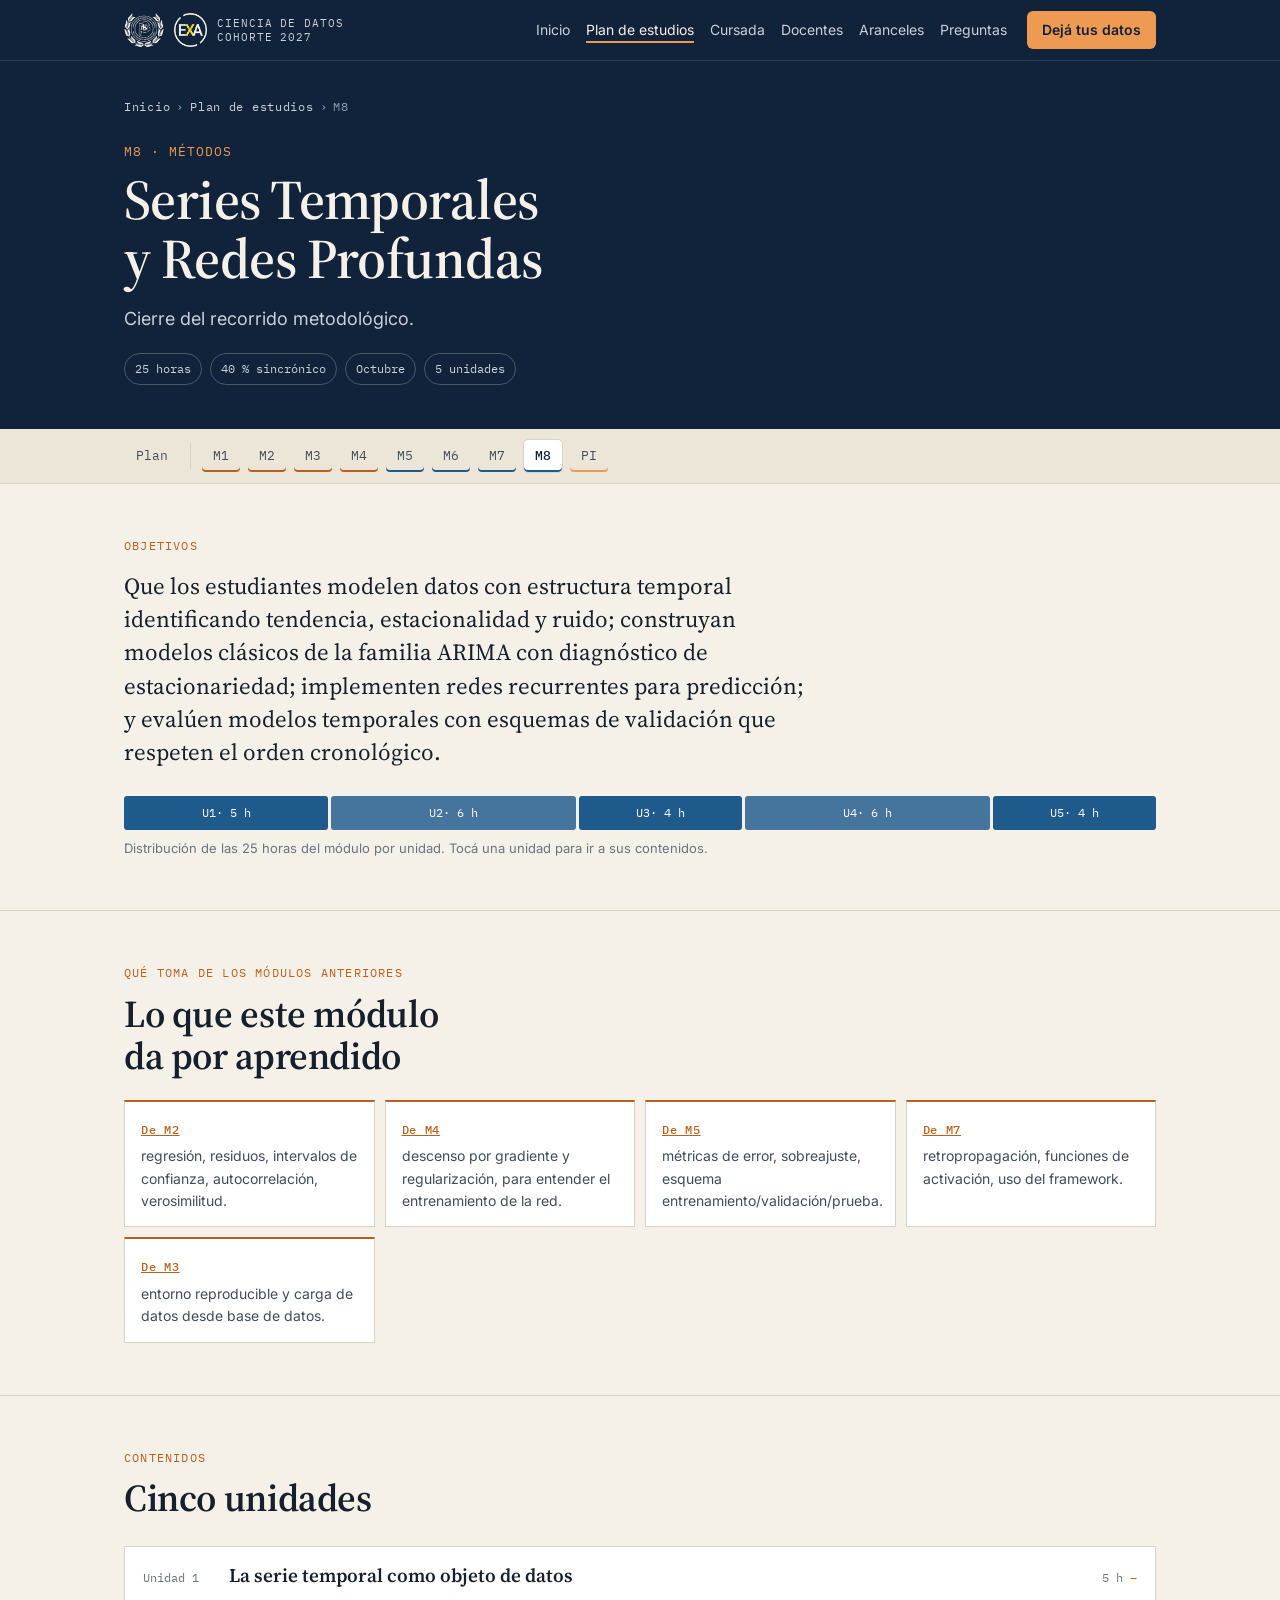
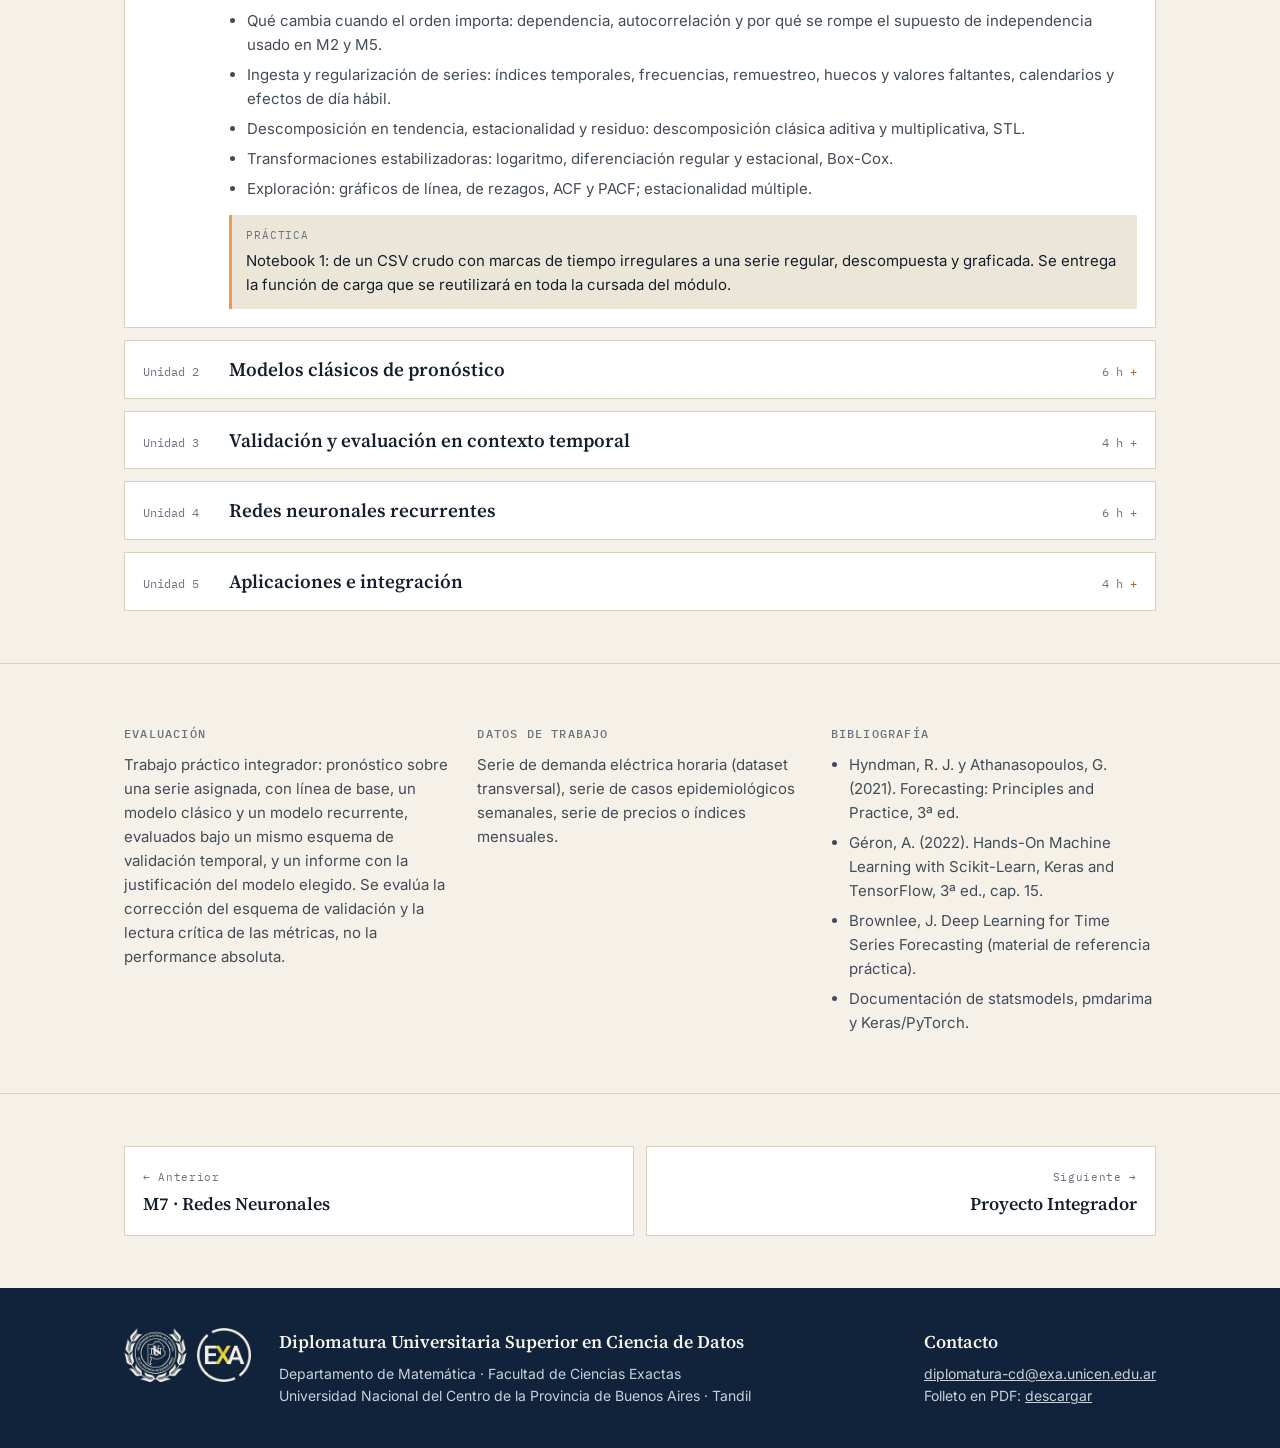
<file: plan/m8.html>
<!doctype html>
<html lang="es"><head><meta name="viewport" content="width=device-width, initial-scale=1">
<meta name="robots" content="noindex, nofollow, noarchive">
<meta charset="utf-8">
<title>M8 · Series Temporales y Redes Profundas · Ciencia de Datos UNCPBA</title>
<meta name="description" content="Programa del módulo 8: Series Temporales y Redes Profundas.">
<link rel="preconnect" href="https://fonts.googleapis.com">
<link rel="preconnect" href="https://fonts.gstatic.com" crossorigin>
<link rel="stylesheet" href="https://fonts.googleapis.com/css2?family=Source+Serif+4:ital,opsz,wght@0,8..60,400;0,8..60,600;1,8..60,400&family=Inter:wght@400;500;600;700&family=IBM+Plex+Mono:wght@400;500&display=swap">
<link rel="stylesheet" href="../assets/site.css">
</head><body>
<nav class="top" aria-label="Secciones">
  <div class="wrap">
    <a class="brand" href="../index.html"><img src="../assets/uncpba.png" alt="UNCPBA"><img src="../assets/exactas.png" alt="Facultad de Ciencias Exactas"><span>Ciencia de Datos<br>Cohorte 2027</span></a>
    <ul class="nav-links">
      <li><a href="../index.html">Inicio</a></li>
      <li><a href="index.html" aria-current="true">Plan de estudios</a></li>
      <li><a href="../index.html#cursada">Cursada</a></li>
      <li><a href="../index.html#docentes">Docentes</a></li>
      <li><a href="../index.html#aranceles">Aranceles</a></li>
      <li><a href="../index.html#preguntas">Preguntas</a></li>
    </ul>
    <a class="btn pri sm nav-cta" href="../index.html#interes">Dejá tus datos</a>
    <details class="mnav">
      <summary aria-label="Menú"><span class="bars"></span></summary>
      <div class="mnav-panel"><div class="wrap">
        <ul>
      <li><a href="../index.html">Inicio</a></li>
      <li><a href="index.html" aria-current="true">Plan de estudios</a></li>
      <li><a href="../index.html#cursada">Cursada</a></li>
      <li><a href="../index.html#docentes">Docentes</a></li>
      <li><a href="../index.html#aranceles">Aranceles</a></li>
      <li><a href="../index.html#preguntas">Preguntas</a></li>
        </ul>
        <a class="btn pri" href="../index.html#interes">Dejá tus datos</a>
      </div></div>
    </details>
  </div>
</nav>
<header class="phero"><div class="wrap">
  <div class="crumb"><a href="../index.html">Inicio</a><span>›</span><a href="index.html">Plan de estudios</a><span>›</span><span>M8</span></div>
  <div class="gcode">M8 · Métodos</div>
  <h1>Series Temporales y Redes Profundas</h1>
  <p class="lead">Cierre del recorrido metodológico.</p>
  <div class="chips"><span>25 horas</span><span>40 % sincrónico</span><span>Octubre</span><span>5 unidades</span></div>
</div></header>
<nav class="modnav" aria-label="Módulos"><div class="wrap"><a href="index.html">Plan</a><span class="sep"></span><a class="f" href="m1.html" title="Fundamentos Matemáticos I">M1</a><a class="f" href="m2.html" title="Probabilidad y Estadística">M2</a><a class="f" href="m3.html" title="Herramientas Informáticas">M3</a><a class="f" href="m4.html" title="Fundamentos Matemáticos II">M4</a><a class="mt" href="m5.html" title="Aprendizaje Supervisado">M5</a><a class="mt" href="m6.html" title="Aprendizaje No Supervisado">M6</a><a class="mt" href="m7.html" title="Redes Neuronales">M7</a><a class="mt" href="m8.html" aria-current="page" title="Series Temporales y Redes Profundas">M8</a><a class="p" href="proyecto.html">PI</a></div></nav>
<main class="m-page">
<section class="s tight"><div class="wrap">
  <div class="kick">Objetivos</div>
  <p class="obj">Que los estudiantes modelen datos con estructura temporal identificando tendencia, estacionalidad y ruido; construyan modelos clásicos de la familia ARIMA con diagnóstico de estacionariedad; implementen redes recurrentes para predicción; y evalúen modelos temporales con esquemas de validación que respeten el orden cronológico.</p>
  <div class="hbar" aria-label="Horas por unidad"><a href="#u1" style="flex:5" title="Unidad 1: La serie temporal como objeto de datos (5 h)">U1<span> · 5 h</span></a><a href="#u2" style="flex:6" title="Unidad 2: Modelos clásicos de pronóstico (6 h)">U2<span> · 6 h</span></a><a href="#u3" style="flex:4" title="Unidad 3: Validación y evaluación en contexto temporal (4 h)">U3<span> · 4 h</span></a><a href="#u4" style="flex:6" title="Unidad 4: Redes neuronales recurrentes (6 h)">U4<span> · 6 h</span></a><a href="#u5" style="flex:4" title="Unidad 5: Aplicaciones e integración (4 h)">U5<span> · 4 h</span></a></div>
  <p class="hbar-note">Distribución de las 25 horas del módulo por unidad. Tocá una unidad para ir a sus contenidos.</p>
</div></section>
<section class="s tight"><div class="wrap">
  <div class="kick">Qué toma de los módulos anteriores</div>
  <h2>Lo que este módulo da por aprendido</h2>
  <div class="needs"><div><b><a href="m2.html">De M2</a></b><p>regresión, residuos, intervalos de confianza, autocorrelación, verosimilitud.</p></div><div><b><a href="m4.html">De M4</a></b><p>descenso por gradiente y regularización, para entender el entrenamiento de la red.</p></div><div><b><a href="m5.html">De M5</a></b><p>métricas de error, sobreajuste, esquema entrenamiento/validación/prueba.</p></div><div><b><a href="m7.html">De M7</a></b><p>retropropagación, funciones de activación, uso del framework.</p></div><div><b><a href="m3.html">De M3</a></b><p>entorno reproducible y carga de datos desde base de datos.</p></div></div>
</div></section>
<section class="s tight" id="unidades"><div class="wrap">
  <div class="kick">Contenidos</div>
  <h2>Cinco unidades</h2>
  <div class="units">
<details class="unit" id="u1" open><summary><span class="u">Unidad 1</span><b>La serie temporal como objeto de datos</b><span class="h">5 h</span></summary>
<div class="ubody"><ul><li>Qué cambia cuando el orden importa: dependencia, autocorrelación y por qué se rompe el supuesto de independencia usado en M2 y M5.</li><li>Ingesta y regularización de series: índices temporales, frecuencias, remuestreo, huecos y valores faltantes, calendarios y efectos de día hábil.</li><li>Descomposición en tendencia, estacionalidad y residuo: descomposición clásica aditiva y multiplicativa, STL.</li><li>Transformaciones estabilizadoras: logaritmo, diferenciación regular y estacional, Box-Cox.</li><li>Exploración: gráficos de línea, de rezagos, ACF y PACF; estacionalidad múltiple.</li></ul><div class="practice"><small>Práctica</small>Notebook 1: de un CSV crudo con marcas de tiempo irregulares a una serie regular, descompuesta y graficada. Se entrega la función de carga que se reutilizará en toda la cursada del módulo.</div></div></details>
<details class="unit" id="u2"><summary><span class="u">Unidad 2</span><b>Modelos clásicos de pronóstico</b><span class="h">6 h</span></summary>
<div class="ubody"><ul><li>Líneas de base que hay que superar: naive, naive estacional, media móvil, drift. Por qué se reportan siempre.</li><li>Suavizado exponencial: simple, Holt y Holt-Winters; elección entre esquema aditivo y multiplicativo.</li><li>Estacionariedad y pruebas: ADF, KPSS; interpretación conjunta y errores frecuentes.</li><li>AR, MA, ARMA, ARIMA y SARIMA: lectura de ACF/PACF, criterios AIC/BIC, selección automática y sus límites.</li><li>Diagnóstico de residuos: ruido blanco, Ljung-Box, normalidad, heterocedasticidad.</li><li>Variables exógenas: ARIMAX/SARIMAX y feriados, promociones o clima como regresores.</li></ul><div class="practice"><small>Práctica</small>Notebook 2: pipeline completo sobre una serie real de demanda — línea de base, SARIMA con selección de orden, diagnóstico de residuos e intervalos de predicción.</div></div></details>
<details class="unit" id="u3"><summary><span class="u">Unidad 3</span><b>Validación y evaluación en contexto temporal</b><span class="h">4 h</span></summary>
<div class="ubody"><ul><li>Por qué la validación cruzada aleatoria de M5 no es válida: fuga de información del futuro hacia el pasado.</li><li>Partición temporal, ventana expansiva y ventana deslizante; backtesting y origen de pronóstico móvil.</li><li>Métricas: MAE, RMSE, MAPE y sus fallas, sMAPE, MASE; escala y comparabilidad entre series.</li><li>Horizonte de pronóstico: predicción a un paso versus a varios pasos, propagación del error, estrategias recursiva y directa.</li><li>Intervalos de predicción y comunicación de la incertidumbre.</li></ul><div class="practice"><small>Práctica</small>Notebook 3: implementación de un backtesting walk-forward reutilizable y comparación tabulada de todos los modelos del módulo sobre el mismo esquema.</div></div></details>
<details class="unit" id="u4"><summary><span class="u">Unidad 4</span><b>Redes neuronales recurrentes</b><span class="h">6 h</span></summary>
<div class="ubody"><ul><li>De la ventana deslizante al tensor de entrada: supervisión a partir de una serie, escalado y desescalado correctos.</li><li>RNN simple: recurrencia, desenrollado en el tiempo, retropropagación a través del tiempo y el problema del gradiente que se desvanece.</li><li>LSTM y GRU: compuertas, memoria de largo plazo, cuándo cada una.</li><li>Arquitecturas prácticas: apilamiento, bidireccionalidad y su restricción en pronóstico, dropout recurrente, early stopping.</li><li>Series multivariadas y covariables; alternativas de referencia: CNN 1D dilatada y una noción del enfoque de atención.</li><li>Cuándo la red no conviene: pocos datos, series cortas, señal fuertemente estacional.</li></ul><div class="practice"><small>Práctica</small>Notebook 4: LSTM en Keras/PyTorch sobre la misma serie de la Unidad 2, evaluada con el mismo backtesting, y comparación honesta contra SARIMA y contra la línea de base.</div></div></details>
<details class="unit" id="u5"><summary><span class="u">Unidad 5</span><b>Aplicaciones e integración</b><span class="h">4 h</span></summary>
<div class="ubody"><ul><li>Casos: demanda y consumo energético, series epidemiológicas, series ambientales y meteorológicas, series económicas.</li><li>Detección de anomalías sobre series temporales, retomando los criterios de M6.</li><li>Puesta en producción mínima: reentrenamiento periódico, deriva de datos y monitoreo del error.</li><li>Cierre de la Diplomatura: cómo se integran M5 a M8 en el proyecto integrador; checklist de un análisis defendible.</li></ul><div class="practice"><small>Práctica</small>Notebook 5: caso integrador breve, con informe de resultados en el mismo notebook.</div></div></details>
  </div>
</div></section>
<section class="s tight"><div class="wrap cols3">
  <div><h3>Evaluación</h3><p>Trabajo práctico integrador: pronóstico sobre una serie asignada, con línea de base, un modelo clásico y un modelo recurrente, evaluados bajo un mismo esquema de validación temporal, y un informe con la justificación del modelo elegido. Se evalúa la corrección del esquema de validación y la lectura crítica de las métricas, no la performance absoluta.</p></div>
  <div><h3>Datos de trabajo</h3><p>Serie de demanda eléctrica horaria (dataset transversal), serie de casos epidemiológicos semanales, serie de precios o índices mensuales.</p></div>
  <div><h3>Bibliografía</h3><ul><li>Hyndman, R. J. y Athanasopoulos, G. (2021). Forecasting: Principles and Practice, 3ª ed.</li><li>Géron, A. (2022). Hands-On Machine Learning with Scikit-Learn, Keras and TensorFlow, 3ª ed., cap. 15.</li><li>Brownlee, J. Deep Learning for Time Series Forecasting (material de referencia práctica).</li><li>Documentación de statsmodels, pmdarima y Keras/PyTorch.</li></ul></div>
</div></section>
<section class="s tight"><div class="wrap pager"><a class="pv" href="m7.html"><small>← Anterior</small><b>M7 · Redes Neuronales</b></a><a class="nx" href="proyecto.html"><small>Siguiente →</small><b>Proyecto Integrador</b></a></div></section>
</main>
<footer><div class="wrap">
  <span class="brand"><img src="../assets/uncpba.png" alt="UNCPBA"><img src="../assets/exactas.png" alt="Facultad de Ciencias Exactas"></span>
  <div><b>Diplomatura Universitaria Superior en Ciencia de Datos</b>Departamento de Matemática · Facultad de Ciencias Exactas<br>Universidad Nacional del Centro de la Provincia de Buenos Aires · Tandil</div>
  <div><b>Contacto</b><a href="mailto:diplomatura-cd@exa.unicen.edu.ar">diplomatura-cd@exa.unicen.edu.ar</a><br>Folleto en PDF: <a href="../assets/folleto.pdf" target="_blank" rel="noopener">descargar</a></div>
</div></footer>
<script>
(function(){var d=document.querySelector('.mnav');if(!d)return;
d.addEventListener('click',function(e){if(e.target.closest('a'))d.open=false;});
document.addEventListener('keydown',function(e){if(e.key==='Escape'&&d.open){d.open=false;d.querySelector('summary').focus();}});
document.addEventListener('click',function(e){if(d.open&&!d.contains(e.target))d.open=false;});})();
</script>
</body></html>
</file>
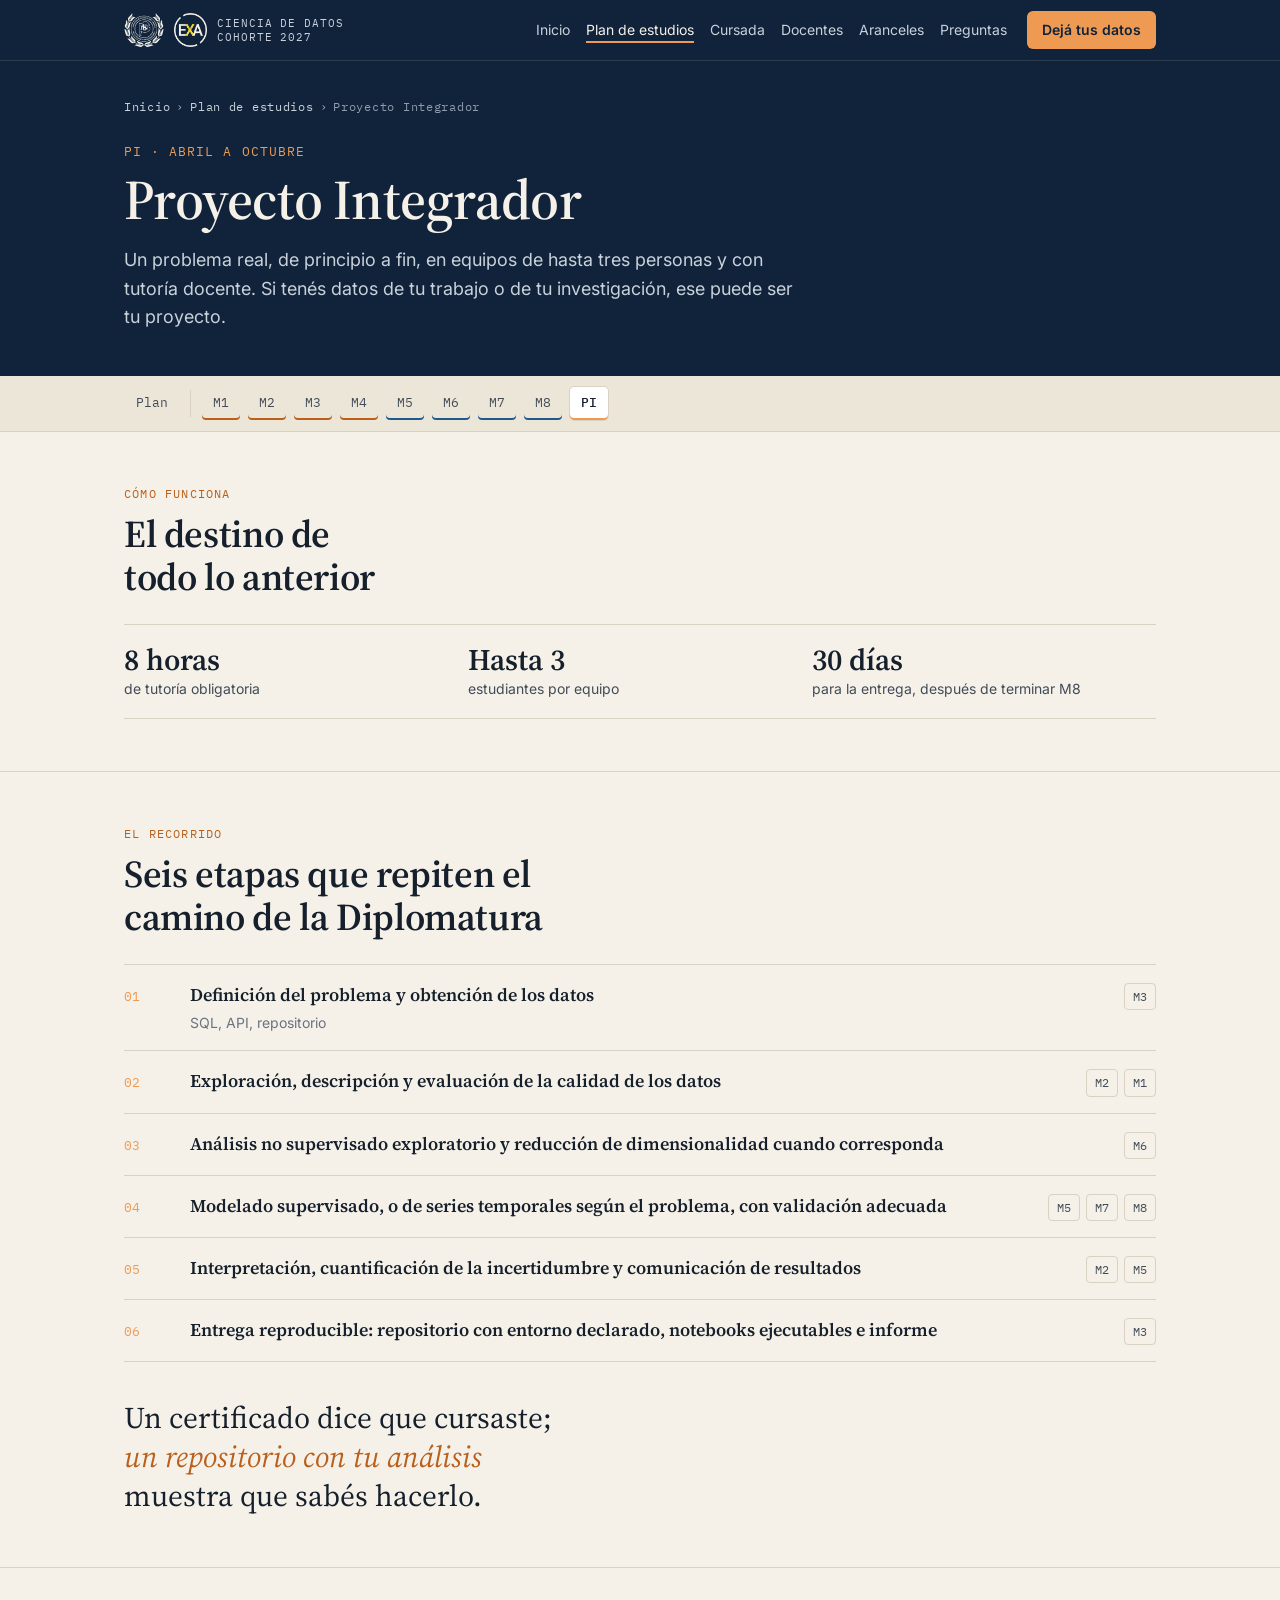
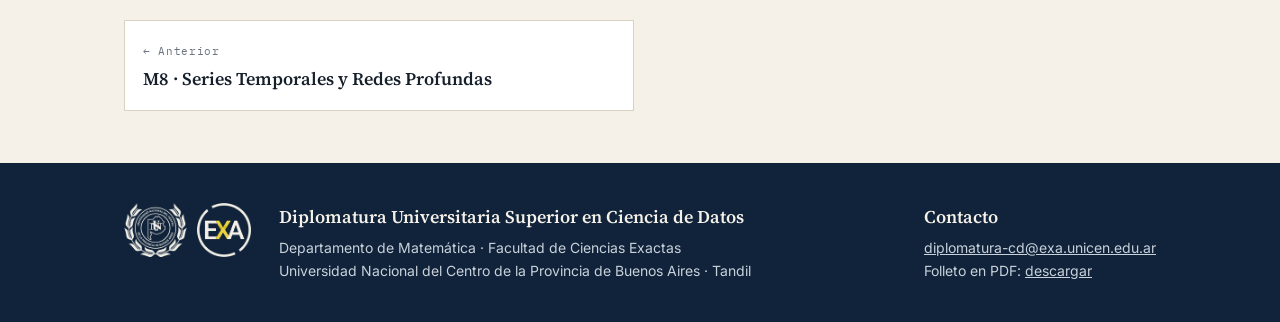
<file: plan/proyecto.html>
<!doctype html>
<html lang="es"><head><meta name="viewport" content="width=device-width, initial-scale=1">
<meta name="robots" content="noindex, nofollow, noarchive">
<meta charset="utf-8">
<title>Proyecto Integrador · Ciencia de Datos UNCPBA</title>
<meta name="description" content="Proyecto Integrador de la Diplomatura en Ciencia de Datos (UNCPBA).">
<link rel="preconnect" href="https://fonts.googleapis.com">
<link rel="preconnect" href="https://fonts.gstatic.com" crossorigin>
<link rel="stylesheet" href="https://fonts.googleapis.com/css2?family=Source+Serif+4:ital,opsz,wght@0,8..60,400;0,8..60,600;1,8..60,400&family=Inter:wght@400;500;600;700&family=IBM+Plex+Mono:wght@400;500&display=swap">
<link rel="stylesheet" href="../assets/site.css">
</head><body>
<nav class="top" aria-label="Secciones">
  <div class="wrap">
    <a class="brand" href="../index.html"><img src="../assets/uncpba.png" alt="UNCPBA"><img src="../assets/exactas.png" alt="Facultad de Ciencias Exactas"><span>Ciencia de Datos<br>Cohorte 2027</span></a>
    <ul class="nav-links">
      <li><a href="../index.html">Inicio</a></li>
      <li><a href="index.html" aria-current="true">Plan de estudios</a></li>
      <li><a href="../index.html#cursada">Cursada</a></li>
      <li><a href="../index.html#docentes">Docentes</a></li>
      <li><a href="../index.html#aranceles">Aranceles</a></li>
      <li><a href="../index.html#preguntas">Preguntas</a></li>
    </ul>
    <a class="btn pri sm nav-cta" href="../index.html#interes">Dejá tus datos</a>
    <details class="mnav">
      <summary aria-label="Menú"><span class="bars"></span></summary>
      <div class="mnav-panel"><div class="wrap">
        <ul>
      <li><a href="../index.html">Inicio</a></li>
      <li><a href="index.html" aria-current="true">Plan de estudios</a></li>
      <li><a href="../index.html#cursada">Cursada</a></li>
      <li><a href="../index.html#docentes">Docentes</a></li>
      <li><a href="../index.html#aranceles">Aranceles</a></li>
      <li><a href="../index.html#preguntas">Preguntas</a></li>
        </ul>
        <a class="btn pri" href="../index.html#interes">Dejá tus datos</a>
      </div></div>
    </details>
  </div>
</nav>
<header class="phero"><div class="wrap">
  <div class="crumb"><a href="../index.html">Inicio</a><span>›</span><a href="index.html">Plan de estudios</a><span>›</span><span>Proyecto Integrador</span></div>
  <div class="gcode">PI · Abril a octubre</div>
  <h1>Proyecto Integrador</h1>
  <p class="lead">Un problema real, de principio a fin, en equipos de hasta tres personas y con tutoría docente. Si tenés datos de tu trabajo o de tu investigación, ese puede ser tu proyecto.</p>
</div></header>
<nav class="modnav" aria-label="Módulos"><div class="wrap"><a href="index.html">Plan</a><span class="sep"></span><a class="f" href="m1.html" title="Fundamentos Matemáticos I">M1</a><a class="f" href="m2.html" title="Probabilidad y Estadística">M2</a><a class="f" href="m3.html" title="Herramientas Informáticas">M3</a><a class="f" href="m4.html" title="Fundamentos Matemáticos II">M4</a><a class="mt" href="m5.html" title="Aprendizaje Supervisado">M5</a><a class="mt" href="m6.html" title="Aprendizaje No Supervisado">M6</a><a class="mt" href="m7.html" title="Redes Neuronales">M7</a><a class="mt" href="m8.html" title="Series Temporales y Redes Profundas">M8</a><a class="p" href="proyecto.html" aria-current="page">PI</a></div></nav>
<main>
<section class="s tight"><div class="wrap">
  <div class="kick">Cómo funciona</div>
  <h2>El destino de todo lo anterior</h2>
  <div class="pifacts">
    <div><b>8 horas</b><span>de tutoría obligatoria</span></div>
    <div><b>Hasta 3</b><span>estudiantes por equipo</span></div>
    <div><b>30 días</b><span>para la entrega, después de terminar M8</span></div>
  </div>
</div></section>
<section class="s tight"><div class="wrap">
  <div class="kick">El recorrido</div>
  <h2>Seis etapas que repiten el camino de la Diplomatura</h2>
  <ol class="steps"><li><div><b>Definición del problema y obtención de los datos</b><p class="small" style="margin-top:2px">SQL, API, repositorio</p></div><span class="tags"><a href="m3.html">M3</a></span></li><li><div><b>Exploración, descripción y evaluación de la calidad de los datos</b></div><span class="tags"><a href="m2.html">M2</a><a href="m1.html">M1</a></span></li><li><div><b>Análisis no supervisado exploratorio y reducción de dimensionalidad cuando corresponda</b></div><span class="tags"><a href="m6.html">M6</a></span></li><li><div><b>Modelado supervisado, o de series temporales según el problema, con validación adecuada</b></div><span class="tags"><a href="m5.html">M5</a><a href="m7.html">M7</a><a href="m8.html">M8</a></span></li><li><div><b>Interpretación, cuantificación de la incertidumbre y comunicación de resultados</b></div><span class="tags"><a href="m2.html">M2</a><a href="m5.html">M5</a></span></li><li><div><b>Entrega reproducible: repositorio con entorno declarado, notebooks ejecutables e informe</b></div><span class="tags"><a href="m3.html">M3</a></span></li></ol>
  <p class="quote" style="margin-top:36px">Un certificado dice que cursaste; <em>un repositorio con tu análisis</em> muestra que sabés hacerlo.</p>
</div></section>
<section class="s tight"><div class="wrap pager"><a class="pv" href="m8.html"><small>← Anterior</small><b>M8 · Series Temporales y Redes Profundas</b></a></div></section>
</main>
<footer><div class="wrap">
  <span class="brand"><img src="../assets/uncpba.png" alt="UNCPBA"><img src="../assets/exactas.png" alt="Facultad de Ciencias Exactas"></span>
  <div><b>Diplomatura Universitaria Superior en Ciencia de Datos</b>Departamento de Matemática · Facultad de Ciencias Exactas<br>Universidad Nacional del Centro de la Provincia de Buenos Aires · Tandil</div>
  <div><b>Contacto</b><a href="mailto:diplomatura-cd@exa.unicen.edu.ar">diplomatura-cd@exa.unicen.edu.ar</a><br>Folleto en PDF: <a href="../assets/folleto.pdf" target="_blank" rel="noopener">descargar</a></div>
</div></footer>
<script>
(function(){var d=document.querySelector('.mnav');if(!d)return;
d.addEventListener('click',function(e){if(e.target.closest('a'))d.open=false;});
document.addEventListener('keydown',function(e){if(e.key==='Escape'&&d.open){d.open=false;d.querySelector('summary').focus();}});
document.addEventListener('click',function(e){if(d.open&&!d.contains(e.target))d.open=false;});})();
</script>
</body></html>
</file>
<file: assets/site.css>
/* Estilos compartidos: copia de los de la portada más los de las páginas del plan. */
/* Layout: héroe azul (código sobre la línea, matemática debajo) y secciones sobre papel; una columna de lectura de 1080px con grillas que colapsan a una columna en teléfono. */
:root{
  --navy:#10233A; --navy-2:#17304F; --on-navy:#F5F1E8; --on-navy-2:#C9D1DB; --on-navy-3:#8F9CAD;
  --bg:#F5F1E8; --bg-2:#ECE6D8; --surface:#FFFFFF; --fg:#16202C; --fg-2:#424C58; --muted:#6A737E; --line:#D9D1C1;
  --fund:#B9601C; --met:#1F5A8C; --accent:#EE9A52; --math:#8DB8E2;
  --serif:'Source Serif 4', Georgia, 'Times New Roman', serif;
  --sans:'Inter', 'Helvetica Neue', Arial, sans-serif;
  --mono:'IBM Plex Mono', ui-monospace, Menlo, monospace;
}
@media (prefers-color-scheme: dark){:root:not([data-theme="light"]){
  --bg:#0C1828; --bg-2:#132338; --surface:#16283F; --fg:#ECE7DC; --fg-2:#BFC7D2; --muted:#8F9CAD; --line:#2A3D57;
  --fund:#EE9A52; --met:#8DB8E2; color-scheme:dark}}
:root[data-theme="dark"]{
  --bg:#0C1828; --bg-2:#132338; --surface:#16283F; --fg:#ECE7DC; --fg-2:#BFC7D2; --muted:#8F9CAD; --line:#2A3D57;
  --fund:#EE9A52; --met:#8DB8E2; color-scheme:dark}
*{box-sizing:border-box}
body{background:var(--bg);color:var(--fg);font-family:var(--sans);font-size:16px;line-height:1.6;margin:0}
h1,h2,h3{font-family:var(--serif);font-weight:600;text-wrap:balance;margin:0;letter-spacing:-.01em}
p{margin:0}
a{color:inherit}
.wrap{max-width:1080px;margin:0 auto;padding-inline:24px}
.mono{font-family:var(--mono)}
.ph{background:color-mix(in srgb,var(--accent) 22%,transparent);outline:1px dashed var(--accent);padding:0 .25em;border-radius:2px;white-space:nowrap}
:focus-visible{outline:2px solid var(--accent);outline-offset:3px}

/* barra de prototipo y navegación */
.proto{background:var(--accent);color:#10233A;font-size:13px;font-weight:600;text-align:center;padding:6px 16px}
nav.top{position:sticky;top:env(safe-area-inset-top,0px);z-index:20;background:var(--navy);color:var(--on-navy);border-bottom:1px solid rgba(245,241,232,.12)}
nav.top .wrap{display:flex;align-items:center;gap:20px;height:60px}
.brand{display:flex;align-items:center;gap:10px;text-decoration:none;flex-shrink:0}
.brand img{height:34px;width:auto;display:block}
.brand span{font-family:var(--mono);font-size:11px;letter-spacing:.08em;text-transform:uppercase;color:var(--on-navy-2);line-height:1.3}
nav.top ul{display:flex;gap:16px;list-style:none;margin:0 0 0 auto;padding:0;font-size:14px;overflow-x:auto;scrollbar-width:none}
nav.top ul a{text-decoration:none;color:var(--on-navy-2);white-space:nowrap}
nav.top ul a:hover{color:var(--on-navy)}
.btn{display:inline-flex;align-items:center;gap:8px;font-weight:600;font-size:15px;padding:11px 18px;border-radius:6px;text-decoration:none;border:1.5px solid transparent;cursor:pointer;font-family:var(--sans)}
.btn.pri{background:var(--accent);color:#10233A}
.btn.sec{border-color:rgba(245,241,232,.4);color:var(--on-navy)}
.btn.sm{padding:7px 14px;font-size:14px}
/* menú: enlace actual, botón compacto y menú desplegable en anchos chicos */
nav.top ul a[aria-current]{color:var(--on-navy);text-decoration:underline;text-decoration-color:var(--accent);text-decoration-thickness:2px;text-underline-offset:6px}
nav.top ul.nav-links{padding-block:8px}
.btn.sm{white-space:nowrap}
.mnav{display:none}
.mnav summary{list-style:none;cursor:pointer;width:42px;height:42px;display:grid;place-items:center;border-radius:6px;color:var(--on-navy);border:1px solid rgba(245,241,232,.25)}
.mnav summary::-webkit-details-marker{display:none}
.mnav .bars,.mnav .bars::before,.mnav .bars::after{display:block;width:18px;height:2px;background:currentColor;border-radius:1px;transition:transform .15s,background .15s}
.mnav .bars{position:relative}
.mnav .bars::before,.mnav .bars::after{content:'';position:absolute;left:0}
.mnav .bars::before{top:-6px}.mnav .bars::after{top:6px}
.mnav[open] .bars{background:transparent}
.mnav[open] .bars::before{transform:translateY(6px) rotate(45deg)}
.mnav[open] .bars::after{transform:translateY(-6px) rotate(-45deg)}
.mnav-panel{position:absolute;left:0;right:0;top:100%;background:var(--navy);border-bottom:1px solid rgba(245,241,232,.12);box-shadow:0 14px 28px rgba(0,0,0,.28);max-height:calc(100vh - 70px);overflow-y:auto}
nav.top .mnav-panel .wrap{display:block;height:auto;padding-block:4px 20px}
nav.top .mnav-panel ul{display:block;margin:0;padding:0;font-size:16px;overflow:visible}
nav.top .mnav-panel li a{display:block;padding:13px 0;border-bottom:1px solid rgba(245,241,232,.1);color:var(--on-navy)}
nav.top .mnav-panel li a[aria-current]{color:var(--accent);text-decoration:none}
.mnav-panel .btn{margin-top:18px}
@media (max-width:940px){nav.top ul.nav-links{display:none}.mnav{display:block}.nav-cta{margin-left:auto}}
@media (max-width:560px){.nav-cta{display:none}.mnav{margin-left:auto}}
@media (prefers-reduced-motion:reduce){.mnav .bars,.mnav .bars::before,.mnav .bars::after{transition:none}}

/* héroe */
.hero{background:var(--navy);color:var(--on-navy);position:relative;overflow:hidden}
.hero .wrap{padding-block:48px 56px;position:relative}
.surface-code{font-family:var(--mono);font-size:clamp(22px,3.4vw,34px);color:var(--on-navy)}
.surface-code .c{display:block;font-size:13px;color:var(--on-navy-3);margin-bottom:6px}
.surface-code .k{color:var(--math)} .surface-code .f{color:var(--accent)}
.horizon{position:relative;margin:18px -24px 0;border-top:1.5px solid var(--accent)}
.horizon::after{content:'';position:absolute;inset:0 0 auto 0;height:180px;background:linear-gradient(180deg,rgba(31,90,140,.38),rgba(16,35,58,0));pointer-events:none}
.horizon .tag{position:absolute;right:24px;top:8px;font-family:var(--mono);font-size:12px;color:var(--accent)}
.deep{position:relative;display:flex;flex-wrap:wrap;gap:8px 44px;padding:34px 0 8px;font-family:var(--serif);font-style:italic;color:var(--math);font-size:clamp(17px,2.2vw,24px)}
.deep span:nth-child(2){opacity:.75}.deep span:nth-child(3){opacity:.55}.deep span:nth-child(4){opacity:.38}
.nab{font-style:normal}
.hero h1{font-size:clamp(40px,6.6vw,72px);line-height:1.02;margin-top:30px;max-width:15ch}
.hero h1 em{font-weight:400;color:var(--accent)}
.hero .lead{margin-top:20px;font-size:18px;color:var(--on-navy-2);max-width:56ch}
.hero .ctas{display:flex;flex-wrap:wrap;gap:12px;margin-top:28px}
.facts{background:var(--bg-2);border-bottom:1px solid var(--line)}
.facts .wrap{display:grid;grid-template-columns:repeat(4,1fr)}
.facts div{padding:18px 0 16px}
.facts div+div{padding-left:22px;border-left:1px solid var(--line)}
.facts b{display:block;font-family:var(--serif);font-weight:600;font-size:24px;color:var(--fg)}
.facts span{font-family:var(--mono);font-size:11px;letter-spacing:.07em;text-transform:uppercase;color:var(--muted)}
@media (max-width:700px){.facts .wrap{grid-template-columns:1fr 1fr}.facts div:nth-child(3){padding-left:0;border-left:0}.facts div:nth-child(n+3){border-top:1px solid var(--line)}}

/* secciones */
section.s{padding-block:72px}
section.s + section.s{border-top:1px solid var(--line)}
.kick{font-family:var(--mono);font-size:12px;letter-spacing:.1em;text-transform:uppercase;color:var(--fund);margin-bottom:10px}
.s h2{font-size:clamp(28px,3.6vw,38px);line-height:1.12;max-width:24ch}
.s .intro{margin-top:14px;color:var(--fg-2);max-width:62ch;font-size:17px}
.two{display:grid;grid-template-columns:1fr 1fr;gap:40px;margin-top:28px}
.two > *{min-width:0}
@media (max-width:760px){.two{grid-template-columns:1fr;gap:24px}}

/* problema */
.quote{font-family:var(--serif);font-size:clamp(22px,2.8vw,30px);line-height:1.3;max-width:30ch}
.quote em{color:var(--fund)}

/* trazabilidad */
.trace{display:grid;grid-template-columns:minmax(0,1fr) minmax(0,1fr);gap:28px;margin-top:32px;align-items:start}
@media (max-width:760px){.trace{grid-template-columns:1fr}}
.trace h3{font-family:var(--mono);font-weight:500;font-size:12px;letter-spacing:.1em;text-transform:uppercase;color:var(--muted);margin-bottom:10px}
.topics{display:flex;flex-direction:column;border-top:1px solid var(--line)}
.topic{all:unset;box-sizing:border-box;cursor:pointer;display:grid;grid-template-columns:44px 1fr auto;gap:12px;align-items:baseline;padding:11px 8px;border-bottom:1px solid var(--line);font-family:var(--serif);font-size:17px}
.topic small{font-family:var(--mono);font-size:11px;color:var(--fund)}
.topic .to{font-family:var(--sans);font-size:13px;color:var(--muted)}
.topic:hover,.topic[aria-pressed="true"]{background:var(--surface)}
.topic[aria-pressed="true"] .to{color:var(--met);font-weight:600}
.topic:focus-visible{outline:2px solid var(--accent)}
.methods{display:grid;grid-template-columns:1fr 1fr;gap:10px}
.mcard{background:var(--surface);border:1px solid var(--line);border-left:3px solid var(--met);padding:14px;transition:transform .2s,box-shadow .2s,opacity .2s}
.mcard small{font-family:var(--mono);font-size:11px;color:var(--met)}
.mcard b{display:block;font-family:var(--serif);font-weight:600;font-size:17px;line-height:1.25}
.mcard p{font-size:13px;color:var(--fg-2);margin-top:6px;min-height:2.6em}
.methods.dim .mcard{opacity:.4}
.methods.dim .mcard.on{opacity:1;box-shadow:0 0 0 2px var(--met);transform:translateY(-2px)}
@media (prefers-reduced-motion:reduce){.mcard{transition:none}}

/* módulos */
.mlabel{font-family:var(--mono);font-size:12px;letter-spacing:.1em;text-transform:uppercase;color:var(--muted);display:flex;align-items:center;gap:12px;margin:30px 0 12px}
.mlabel::after{content:'';flex:1;border-top:1px solid var(--line)}
.mods{display:grid;grid-template-columns:repeat(4,minmax(0,1fr));gap:12px}
@media (max-width:860px){.mods{grid-template-columns:repeat(2,minmax(0,1fr))}}
@media (max-width:460px){.mods{grid-template-columns:1fr}}
details.mod{background:var(--surface);border:1px solid var(--line);border-left:3px solid var(--fund)}
details.mod.m{border-left-color:var(--met)}
details.mod summary{list-style:none;cursor:pointer;padding:14px 14px 12px}
details.mod summary::-webkit-details-marker{display:none}
details.mod .code{font-family:var(--mono);font-size:11px;color:var(--fund);display:flex;justify-content:space-between}
details.mod.m .code{color:var(--met)}
details.mod .code i{font-style:normal;color:var(--muted)}
details.mod b{display:block;font-family:var(--serif);font-weight:600;font-size:18px;line-height:1.25;margin-top:4px}
details.mod .more{font-size:13px;color:var(--muted);margin-top:8px}
details.mod[open] .more{display:none}
details.mod ul{margin:0;padding:0 14px 14px 30px;font-size:14px;color:var(--fg-2)}
details.mod li{margin:4px 0}
.pi{margin-top:12px;background:var(--navy);color:var(--on-navy);padding:18px 20px;display:grid;grid-template-columns:auto 1fr auto;gap:18px;align-items:center}
.pi .code{font-family:var(--mono);font-size:12px;color:var(--accent)}
.pi b{font-family:var(--serif);font-weight:600;font-size:20px}
.pi p{color:var(--on-navy-2);font-size:14px}
.pi a{color:var(--accent);font-size:14px;white-space:nowrap}
@media (max-width:700px){.pi{grid-template-columns:1fr;gap:6px}}

/* cronograma */
.tl{overflow-x:auto;margin-top:28px}
.tl-grid{min-width:640px;display:grid;grid-template-columns:150px repeat(7,1fr);font-size:13px}
.tl-grid .h{font-family:var(--mono);font-size:11px;letter-spacing:.06em;text-transform:uppercase;color:var(--muted);padding:6px 4px;border-bottom:1px solid var(--line)}
.tl-grid .h.off{color:var(--line)}
.tl-row{display:contents}
.tl-row .n{padding:8px 8px 8px 0;font-weight:600;border-bottom:1px solid var(--line);white-space:nowrap;overflow:hidden;text-overflow:ellipsis}
.tl-row .n small{font-family:var(--mono);font-weight:400;color:var(--muted);margin-right:6px}
.tl-row .c{border-bottom:1px solid var(--line);position:relative}
.bar{position:absolute;top:9px;bottom:9px;left:3px;right:3px;border-radius:3px}
.bar.f{background:var(--fund)} .bar.mt{background:var(--met)} .bar.p{background:repeating-linear-gradient(90deg,var(--accent) 0 8px,transparent 8px 12px)}
.tl-note{margin-top:12px;font-size:14px;color:var(--muted)}

/* cómo se cursa */
.stats{display:grid;grid-template-columns:repeat(3,minmax(0,1fr));border-top:1px solid var(--line);margin-top:28px}
.stats div{padding:20px 16px 18px 0;border-bottom:1px solid var(--line)}
.stats b{display:block;font-family:var(--serif);font-weight:600;font-size:34px;font-variant-numeric:tabular-nums;line-height:1.1}
.stats span{font-size:14px;color:var(--fg-2)}
@media (max-width:640px){.stats{grid-template-columns:1fr 1fr}}

/* públicos */
.aud{display:grid;grid-template-columns:repeat(auto-fit,minmax(220px,1fr));gap:12px;margin-top:28px}
.aud div{background:var(--surface);border:1px solid var(--line);padding:18px}
.aud b{font-family:var(--serif);font-size:18px;font-weight:600;display:block;line-height:1.25;margin-bottom:6px}
.aud p{font-size:14px;color:var(--fg-2)}

/* docentes */
.team{display:grid;grid-template-columns:repeat(3,minmax(0,1fr));gap:12px;margin-top:28px}
@media (max-width:860px){.team{grid-template-columns:repeat(2,minmax(0,1fr))}}
@media (max-width:520px){.team{grid-template-columns:1fr}}
.team div{border-top:2px solid var(--fund);padding-top:10px}
.team div.m{border-top-color:var(--met)}
.team small{font-family:var(--mono);font-size:11px;color:var(--muted);letter-spacing:.05em}
.team b{display:block;font-family:var(--serif);font-weight:600;font-size:17px;margin-top:2px}
.team p{font-size:14px;color:var(--fg-2)}
.note{margin-top:18px;font-size:14px;color:var(--muted);border-left:3px solid var(--accent);padding-left:12px}

/* aranceles */
.fees{background:var(--surface);border:1px solid var(--line);padding:6px 22px}
.fees .r{display:flex;justify-content:space-between;gap:16px;padding:12px 0;border-bottom:1px solid var(--line)}
.fees .r:last-child{border-bottom:0}
.fees .r b{font-family:var(--mono);font-weight:500;font-variant-numeric:tabular-nums;white-space:nowrap}
.small{font-size:14px;color:var(--muted);margin-top:12px}

/* preguntas */
.faq details{border-bottom:1px solid var(--line)}
.faq{border-top:1px solid var(--line);margin-top:24px}
.faq summary{cursor:pointer;padding:16px 0;font-family:var(--serif);font-size:19px;font-weight:600;list-style:none;display:flex;justify-content:space-between;gap:16px}
.faq summary::-webkit-details-marker{display:none}
.faq summary::after{content:'+';font-family:var(--mono);color:var(--fund)}
.faq details[open] summary::after{content:'−'}
.faq p{padding:0 0 16px;color:var(--fg-2);max-width:64ch}

/* charla y formulario */
.talk{background:var(--navy);color:var(--on-navy);padding:28px;display:flex;flex-direction:column;gap:14px;align-self:start}
.talk .when{font-family:var(--mono);font-size:14px;color:var(--accent)}
.talk h3{font-size:26px}
.talk ul{margin:0;padding-left:18px;color:var(--on-navy-2);font-size:15px}
form.f{display:grid;grid-template-columns:1fr 1fr;gap:14px}
form.f .full{grid-column:1/-1}
form.f label{display:flex;flex-direction:column;gap:5px;font-size:13px;font-weight:600;color:var(--fg-2)}
form.f input,form.f select,form.f textarea{font:inherit;font-weight:400;font-size:15px;padding:10px 12px;border:1px solid var(--line);border-radius:5px;background:var(--surface);color:var(--fg);min-width:0}
form.f textarea{min-height:80px;resize:vertical}
form.f .radios{display:flex;gap:16px;font-weight:400;font-size:15px;flex-wrap:wrap}
form.f .radios label{flex-direction:row;align-items:center;font-weight:400;font-size:15px;color:var(--fg)}
form.f button{justify-self:start}
.ok{grid-column:1/-1;background:color-mix(in srgb,var(--met) 14%,transparent);border:1px solid var(--met);padding:12px 14px;border-radius:5px;font-size:14px}
@media (max-width:560px){form.f{grid-template-columns:1fr}}

footer{background:var(--navy);color:var(--on-navy-2);font-size:14px}
footer .wrap{padding-block:40px;display:grid;grid-template-columns:auto 1fr auto;gap:28px;align-items:start}
footer b{color:var(--on-navy);font-family:var(--serif);font-size:18px;font-weight:600;display:block;margin-bottom:6px}
footer .brand img{height:54px}
@media (max-width:760px){footer .wrap{grid-template-columns:1fr}}

/* ===== Páginas del plan de estudios ===== */
.crumb{font-family:var(--mono);font-size:12px;letter-spacing:.06em;color:var(--on-navy-3);display:flex;flex-wrap:wrap;gap:6px}
.crumb a{color:var(--on-navy-2);text-decoration:none}
.crumb a:hover{color:var(--on-navy)}
.phero{background:var(--navy);color:var(--on-navy)}
.phero .wrap{padding-block:36px 44px}
.phero .gcode{font-family:var(--mono);font-size:13px;letter-spacing:.08em;text-transform:uppercase;color:var(--accent);margin-top:26px}
.phero h1{font-size:clamp(34px,5.4vw,56px);line-height:1.05;margin-top:8px;max-width:20ch}
.phero .lead{margin-top:16px;font-size:18px;color:var(--on-navy-2);max-width:62ch}
.chips{display:flex;flex-wrap:wrap;gap:8px;margin-top:20px}
.chips span{font-family:var(--mono);font-size:12px;padding:5px 10px;border:1px solid rgba(245,241,232,.25);border-radius:999px;color:var(--on-navy-2)}
.modnav{background:var(--bg-2);border-bottom:1px solid var(--line)}
.modnav .wrap{display:flex;gap:6px;overflow-x:auto;padding-block:10px;scrollbar-width:none}
.modnav a{flex-shrink:0;font-family:var(--mono);font-size:13px;text-decoration:none;padding:6px 11px;border-radius:5px;color:var(--fg-2);border:1px solid transparent}
.modnav a:hover{background:var(--surface)}
.modnav a[aria-current="page"]{background:var(--surface);border-color:var(--line);color:var(--fg);font-weight:500}
.modnav a.f{box-shadow:inset 0 -2px 0 var(--fund)} .modnav a.mt{box-shadow:inset 0 -2px 0 var(--met)} .modnav a.p{box-shadow:inset 0 -2px 0 var(--accent)}
.modnav .sep{flex-shrink:0;width:1px;background:var(--line);margin:4px 4px}
section.s.tight{padding-block:52px}
.obj{font-family:var(--serif);font-size:clamp(19px,2.2vw,23px);line-height:1.45;max-width:62ch;margin-top:14px}
.hbar{display:flex;gap:3px;margin-top:26px;height:34px}
.hbar a{display:flex;align-items:center;justify-content:center;font-family:var(--mono);font-size:12px;color:#fff;text-decoration:none;border-radius:3px;min-width:0;overflow:hidden;white-space:nowrap}
.f-page .hbar a{background:var(--fund)} .m-page .hbar a{background:var(--met)}
.hbar a:nth-child(even){opacity:.82}
.hbar-note{font-size:13px;color:var(--muted);margin-top:8px}
.needs{display:grid;grid-template-columns:repeat(auto-fit,minmax(230px,1fr));gap:10px;margin-top:22px}
.needs div{background:var(--surface);border:1px solid var(--line);border-top:2px solid var(--fund);padding:14px 16px}
.needs b{font-family:var(--mono);font-weight:500;font-size:12px;letter-spacing:.06em}
.needs b a{color:var(--fund)}
.needs p{font-size:14px;color:var(--fg-2);margin-top:4px}
.units{display:flex;flex-direction:column;gap:12px;margin-top:26px}
details.unit{background:var(--surface);border:1px solid var(--line);scroll-margin-top:80px}
details.unit summary{list-style:none;cursor:pointer;display:grid;grid-template-columns:72px 1fr auto;gap:14px;align-items:baseline;padding:16px 18px}
details.unit summary::-webkit-details-marker{display:none}
details.unit summary .u{font-family:var(--mono);font-size:12px;color:var(--muted)}
details.unit summary b{font-family:var(--serif);font-weight:600;font-size:19px;line-height:1.3}
details.unit summary .h{font-family:var(--mono);font-size:12px;color:var(--muted);white-space:nowrap}
details.unit summary .h::after{content:' +';color:var(--fund)}
details.unit[open] summary .h::after{content:' −'}
.ubody{padding:0 18px 18px 104px}
.ubody ul{margin:0;padding-left:18px;color:var(--fg-2);font-size:15px}
.ubody li{margin:6px 0}
.ubody li p{margin:0}
.practice{margin-top:14px;background:var(--bg-2);border-left:3px solid var(--accent);padding:12px 14px;font-size:15px}
.practice small,.dest small{display:block;font-family:var(--mono);font-size:11px;letter-spacing:.08em;text-transform:uppercase;color:var(--muted);margin-bottom:4px}
.dest{margin-top:12px;font-size:14px;color:var(--fg-2)}
.dest a{color:var(--met);font-weight:600;text-decoration:none;border-bottom:1px solid currentColor}
@media (max-width:640px){details.unit summary{grid-template-columns:1fr auto;gap:4px 12px}details.unit summary .u{grid-column:1/-1}.ubody{padding:0 16px 16px}}
.cols3{display:grid;grid-template-columns:repeat(3,minmax(0,1fr));gap:28px;margin-top:8px}
@media (max-width:860px){.cols3{grid-template-columns:1fr}}
.cols3 h3{font-family:var(--mono);font-weight:500;font-size:12px;letter-spacing:.1em;text-transform:uppercase;color:var(--muted);margin-bottom:10px}
.cols3 p,.cols3 li{font-size:15px;color:var(--fg-2)}
.cols3 ul{margin:0;padding-left:18px}
.cols3 li{margin:6px 0}
.pager{display:grid;grid-template-columns:1fr 1fr;gap:12px}
.pager a{display:block;background:var(--surface);border:1px solid var(--line);padding:16px 18px;text-decoration:none}
.pager a:hover{border-color:var(--fg-2)}
.pager small{font-family:var(--mono);font-size:11px;color:var(--muted);letter-spacing:.06em}
.pager b{display:block;font-family:var(--serif);font-weight:600;font-size:18px;margin-top:2px}
.pager .nx{text-align:right;grid-column:2}
@media (max-width:560px){.pager{grid-template-columns:1fr}.pager .nx{grid-column:1}}
.conv{display:grid;grid-template-columns:repeat(auto-fit,minmax(220px,1fr));gap:12px;margin-top:26px}
.conv div{border-top:2px solid var(--accent);padding-top:10px}
.conv b{font-family:var(--serif);font-weight:600;font-size:18px;display:block;line-height:1.25}
.conv p{font-size:14px;color:var(--fg-2);margin-top:4px}
.cards{display:grid;grid-template-columns:repeat(2,minmax(0,1fr));gap:12px}
@media (max-width:760px){.cards{grid-template-columns:1fr}}
a.mcard2{display:flex;flex-direction:column;background:var(--surface);border:1px solid var(--line);border-left:3px solid var(--fund);padding:18px 18px 16px;text-decoration:none;transition:border-color .15s}
a.mcard2.mt{border-left-color:var(--met)}
a.mcard2:hover{border-color:var(--fg-2)}
a.mcard2 .code{font-family:var(--mono);font-size:11px;color:var(--fund);display:flex;justify-content:space-between}
a.mcard2.mt .code{color:var(--met)}
a.mcard2 .code i{font-style:normal;color:var(--muted)}
a.mcard2 b{font-family:var(--serif);font-weight:600;font-size:20px;line-height:1.25;margin-top:4px}
a.mcard2 ol{margin:10px 0 0;padding-left:20px;font-size:14px;color:var(--fg-2)}
a.mcard2 ol li{margin:3px 0}
a.mcard2 .go{margin-top:12px;font-size:14px;font-weight:600;color:var(--fg)}
.matrix-wrap{overflow-x:auto;margin-top:24px;border:1px solid var(--line);background:var(--surface)}
table.matrix{border-collapse:collapse;min-width:820px;width:100%;font-size:14px}
table.matrix th,table.matrix td{padding:12px 14px;border-bottom:1px solid var(--line);text-align:left;vertical-align:top}
table.matrix thead th{font-family:var(--mono);font-weight:500;font-size:11px;letter-spacing:.06em;text-transform:uppercase;color:var(--met);background:var(--bg-2)}
table.matrix tbody th{font-family:var(--serif);font-weight:600;font-size:15px;color:var(--fg);white-space:nowrap}
table.matrix tbody th small{display:block;font-family:var(--mono);font-weight:400;font-size:11px;color:var(--fund)}
table.matrix td{color:var(--fg-2)}
table.matrix tr:last-child th,table.matrix tr:last-child td{border-bottom:0}
.steps{counter-reset:st;list-style:none;margin:26px 0 0;padding:0;display:flex;flex-direction:column;border-top:1px solid var(--line)}
.steps li{counter-increment:st;display:grid;grid-template-columns:52px 1fr auto;gap:14px;align-items:baseline;padding:16px 0;border-bottom:1px solid var(--line)}
.steps li::before{content:counter(st,decimal-leading-zero);font-family:var(--mono);font-size:13px;color:var(--accent)}
.steps b{font-family:var(--serif);font-weight:600;font-size:18px}
.steps .tags{display:flex;gap:6px;flex-wrap:wrap;justify-content:flex-end}
.steps .tags a{font-family:var(--mono);font-size:12px;padding:3px 8px;border:1px solid var(--line);border-radius:4px;text-decoration:none;color:var(--fg-2)}
.steps .tags a:hover{border-color:var(--fg-2)}
@media (max-width:600px){.steps li{grid-template-columns:40px 1fr}.steps .tags{grid-column:2;justify-content:flex-start}}
.pifacts{display:grid;grid-template-columns:repeat(3,minmax(0,1fr));border-top:1px solid var(--line);margin-top:26px}
.pifacts div{padding:18px 16px 16px 0;border-bottom:1px solid var(--line)}
.pifacts b{display:block;font-family:var(--serif);font-weight:600;font-size:30px;line-height:1.1}
.pifacts span{font-size:14px;color:var(--fg-2)}
@media (max-width:640px){.pifacts{grid-template-columns:1fr}}
@media (max-width:640px){.hbar a span{display:none}}
</file>
